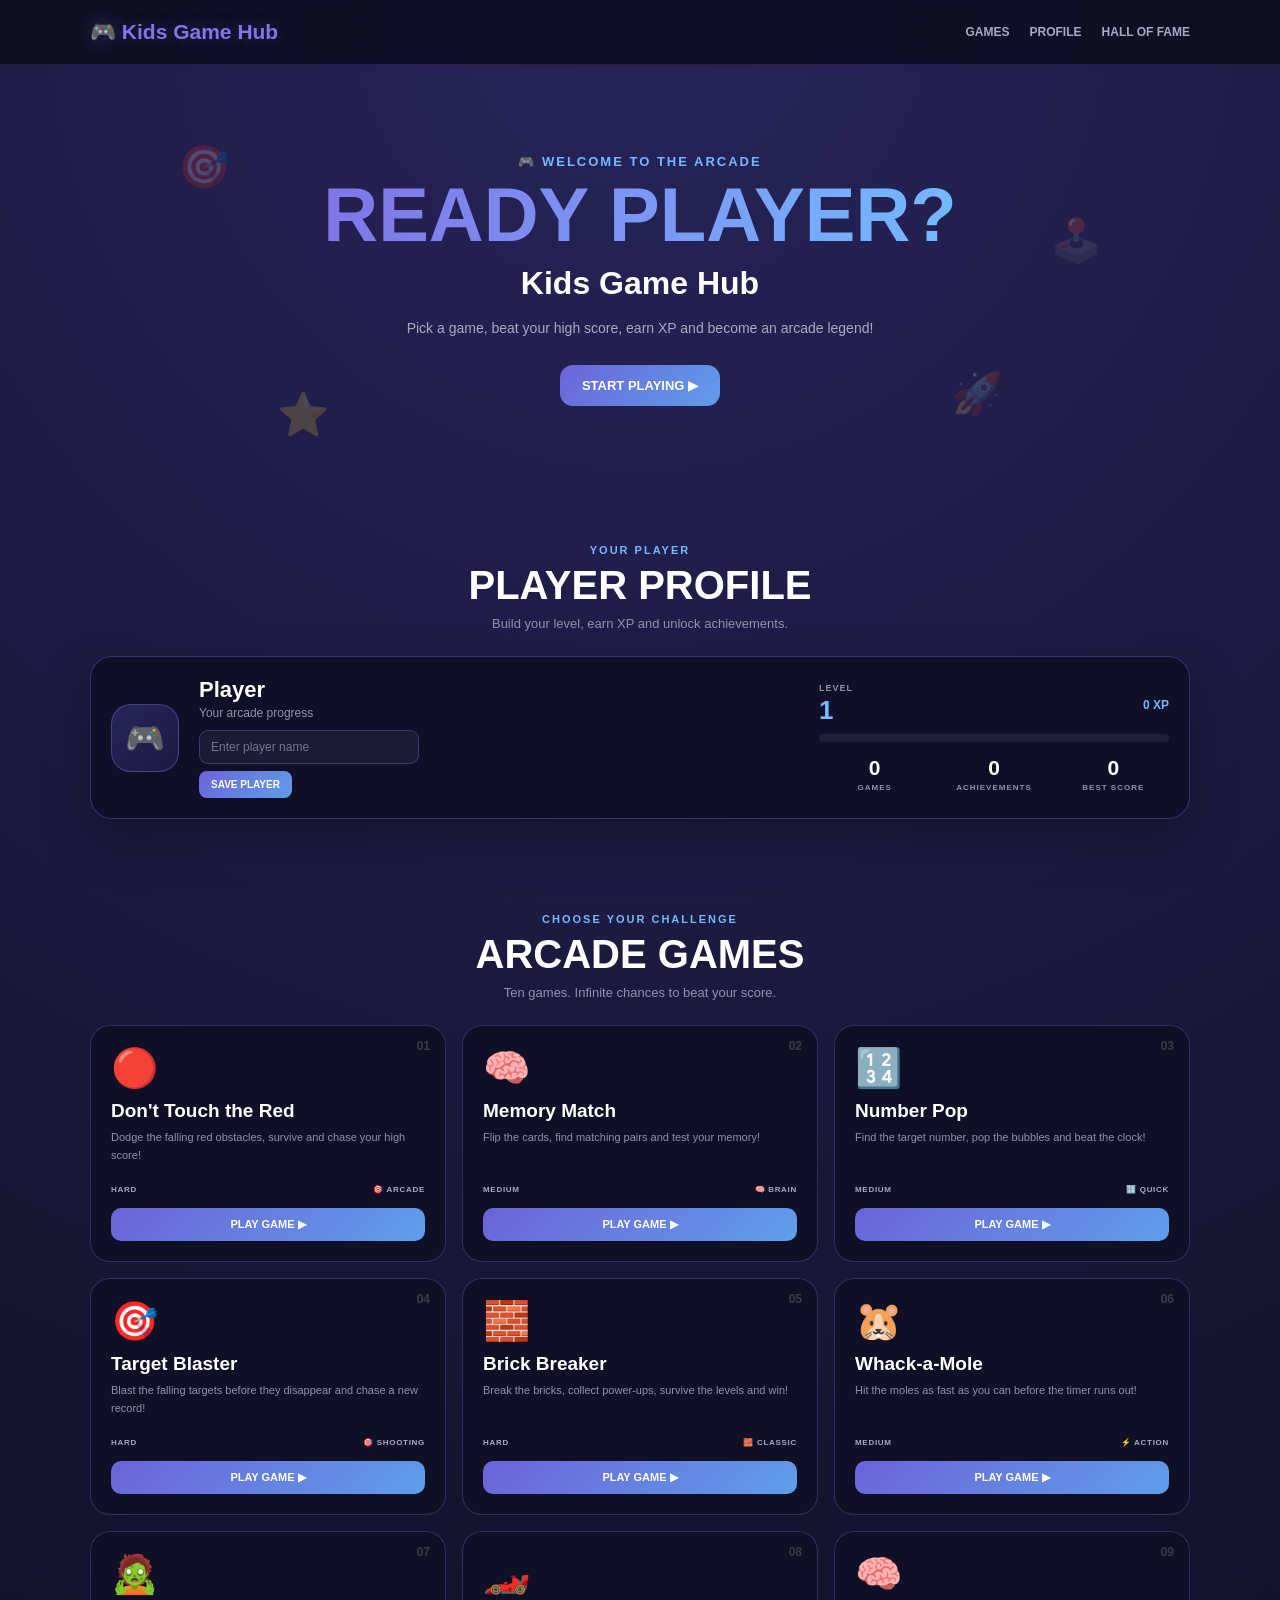
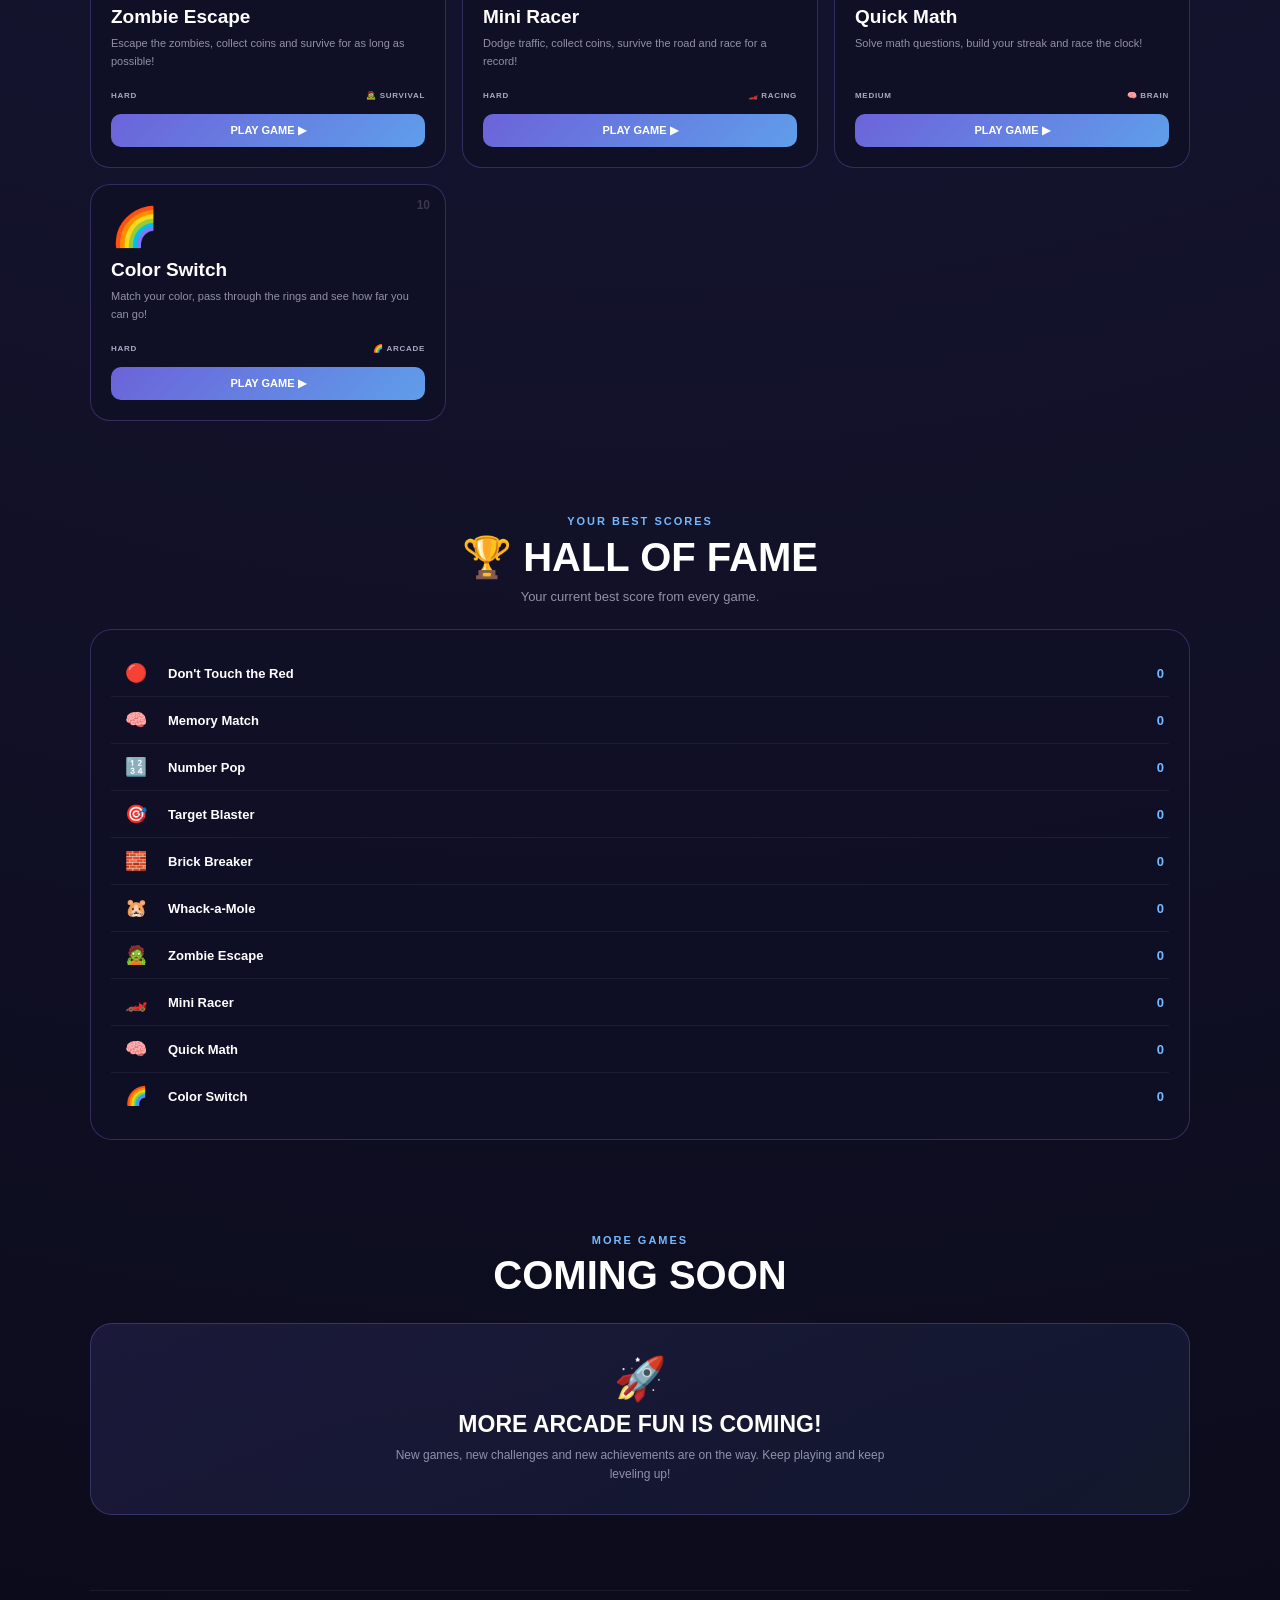
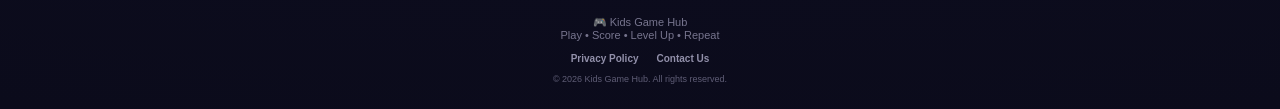
<file: index.html>
<!doctype html>
<html lang="en">
  <head>
    <meta charset="UTF-8" />
    <meta name="viewport" content="width=device-width, initial-scale=1.0" />

    <title>Kids Game Hub 🎮</title>

    <style>
      * {
        box-sizing: border-box;
        margin: 0;
        padding: 0;
      }

      html {
        scroll-behavior: smooth;
      }

      body {
        min-height: 100vh;
        font-family: Arial, sans-serif;
        color: white;
        background: radial-gradient(
          circle at top,
          #27245a 0%,
          #15142f 45%,
          #0b0b1b 100%
        );
      }

      a {
        color: inherit;
      }

      .navbar {
        position: sticky;
        top: 0;
        z-index: 100;
        background: rgba(11, 11, 27, 0.82);
        backdrop-filter: blur(12px);
        border-bottom: 1px solid rgba(129, 117, 232, 0.16);
      }

      .nav-inner {
        width: min(1100px, 92%);
        margin: auto;
        min-height: 64px;
        display: flex;
        align-items: center;
        justify-content: space-between;
        gap: 20px;
      }

      .logo {
        color: #8175e8;
        text-decoration: none;
        font-size: 21px;
        font-weight: 900;
        text-shadow: 0 0 18px rgba(129, 117, 232, 0.35);
      }

      .nav-links {
        display: flex;
        align-items: center;
        gap: 20px;
      }

      .nav-links a {
        color: #aaa8c5;
        text-decoration: none;
        font-size: 12px;
        font-weight: 800;
        transition: 0.2s ease;
      }

      .nav-links a:hover {
        color: white;
      }

      .hero {
        position: relative;
        width: min(1100px, 92%);
        min-height: 430px;
        margin: auto;
        display: flex;
        align-items: center;
        justify-content: center;
        text-align: center;
        overflow: hidden;
      }

      .hero-content {
        position: relative;
        z-index: 2;
      }

      .hero-label {
        color: #74b9ff;
        font-size: 13px;
        font-weight: 900;
        letter-spacing: 2px;
        margin-bottom: 10px;
      }

      .hero h1 {
        font-size: clamp(42px, 8vw, 76px);
        line-height: 0.95;
        font-weight: 900;
        background: linear-gradient(90deg, #8175e8, #74b9ff);
        -webkit-background-clip: text;
        -webkit-text-fill-color: transparent;
      }

      .hero h2 {
        margin-top: 14px;
        font-size: clamp(20px, 4vw, 32px);
        font-weight: 900;
      }

      .hero p {
        max-width: 560px;
        margin: 15px auto 0;
        color: #aaa8c5;
        font-size: 14px;
        line-height: 1.7;
      }

      .hero-button {
        display: inline-block;
        margin-top: 24px;
        padding: 13px 22px;
        border-radius: 13px;
        text-decoration: none;
        font-size: 13px;
        font-weight: 900;
        background: linear-gradient(135deg, #6c63d9, #5f9eea);
        transition: 0.2s ease;
      }

      .hero-button:hover {
        transform: translateY(-3px);
      }

      .floating-emoji {
        position: absolute;
        opacity: 0.2;
        font-size: 42px;
        animation: floatEmoji 5s ease-in-out infinite;
      }

      .emoji-1 {
        top: 18%;
        left: 8%;
      }

      .emoji-2 {
        top: 35%;
        right: 8%;
        animation-delay: 1s;
      }

      .emoji-3 {
        bottom: 13%;
        left: 17%;
        animation-delay: 2s;
      }

      .emoji-4 {
        bottom: 18%;
        right: 17%;
        animation-delay: 3s;
      }

      @keyframes floatEmoji {
        0%,
        100% {
          transform: translateY(0) rotate(0deg);
        }

        50% {
          transform: translateY(-15px) rotate(6deg);
        }
      }

      .section {
        width: min(1100px, 92%);
        margin: 0 auto;
        padding: 45px 0;
      }

      .section-heading {
        text-align: center;
        margin-bottom: 25px;
      }

      .section-heading span {
        color: #74b9ff;
        font-size: 11px;
        font-weight: 900;
        letter-spacing: 2px;
      }

      .section-heading h2 {
        margin-top: 5px;
        font-size: clamp(27px, 5vw, 40px);
        font-weight: 900;
      }

      .section-heading p {
        margin-top: 8px;
        color: #9290aa;
        font-size: 13px;
      }

      /* PROFILE */

      .profile-card {
        display: grid;
        grid-template-columns: auto 1fr minmax(260px, 350px);
        align-items: center;
        gap: 20px;
        padding: 20px;
        border-radius: 22px;
        background: rgba(15, 15, 38, 0.94);
        border: 1px solid rgba(129, 117, 232, 0.35);
        box-shadow: 0 20px 50px rgba(0, 0, 0, 0.25);
      }

      .profile-avatar {
        width: 68px;
        height: 68px;
        display: flex;
        align-items: center;
        justify-content: center;
        border-radius: 20px;
        background: linear-gradient(135deg, #27245a, #1c1a42);
        border: 1px solid rgba(129, 117, 232, 0.4);
        font-size: 32px;
      }

      .profile-info h3 {
        font-size: 22px;
        font-weight: 900;
      }

      .profile-info p {
        margin-top: 3px;
        color: #9290aa;
        font-size: 12px;
      }

      .player-name-input {
        width: min(220px, 100%);
        margin-top: 10px;
        padding: 9px 11px;
        border-radius: 9px;
        border: 1px solid rgba(129, 117, 232, 0.35);
        outline: none;
        background: rgba(255, 255, 255, 0.05);
        color: white;
        font-size: 12px;
      }

      .player-name-input::placeholder {
        color: #77758e;
      }

      .save-player {
        margin-top: 7px;
        border: none;
        padding: 8px 12px;
        border-radius: 8px;
        color: white;
        background: linear-gradient(135deg, #6c63d9, #5f9eea);
        font-size: 10px;
        font-weight: 900;
        cursor: pointer;
      }

      .profile-progress {
        min-width: 260px;
      }

      .level-row {
        display: flex;
        justify-content: space-between;
        align-items: center;
        gap: 20px;
      }

      .profile-small-label {
        display: block;
        color: #9290aa;
        font-size: 9px;
        font-weight: 900;
        letter-spacing: 1px;
      }

      .level-row strong {
        display: block;
        margin-top: 2px;
        font-size: 26px;
        color: #74b9ff;
      }

      .xp-text {
        color: #74b9ff;
        font-size: 12px;
        font-weight: 900;
      }

      .xp-bar {
        width: 100%;
        height: 8px;
        margin-top: 8px;
        overflow: hidden;
        border-radius: 20px;
        background: rgba(255, 255, 255, 0.07);
      }

      .xp-bar-fill {
        width: 0%;
        height: 100%;
        border-radius: 20px;
        background: linear-gradient(90deg, #6c63d9, #74b9ff);
        transition: width 0.4s ease;
      }

      .profile-stats {
        display: grid;
        grid-template-columns: repeat(3, 1fr);
        gap: 8px;
        margin-top: 14px;
      }

      .profile-stat {
        text-align: center;
      }

      .profile-stat-value {
        font-size: 21px;
        font-weight: 900;
      }

      .profile-stat-label {
        margin-top: 3px;
        color: #9290aa;
        font-size: 8px;
        font-weight: 900;
        letter-spacing: 1px;
      }

      /* GAMES */

      .games-grid {
        display: grid;
        grid-template-columns: repeat(3, 1fr);
        gap: 16px;
      }

      .game-card {
        position: relative;
        padding: 20px;
        border-radius: 20px;
        background: rgba(15, 15, 38, 0.94);
        border: 1px solid rgba(129, 117, 232, 0.3);
        transition: 0.25s ease;
        overflow: hidden;
      }

      .game-card:hover {
        transform: translateY(-5px);
        border-color: rgba(129, 117, 232, 0.65);
        box-shadow: 0 18px 40px rgba(0, 0, 0, 0.3);
      }

      .game-number {
        position: absolute;
        top: 13px;
        right: 15px;
        color: rgba(255, 255, 255, 0.18);
        font-size: 12px;
        font-weight: 900;
      }

      .game-icon {
        font-size: 38px;
        margin-bottom: 10px;
      }

      .game-card h3 {
        font-size: 19px;
        font-weight: 900;
      }

      .game-card p {
        min-height: 42px;
        margin-top: 7px;
        color: #9290aa;
        font-size: 11px;
        line-height: 1.6;
      }

      .game-meta {
        display: flex;
        align-items: center;
        justify-content: space-between;
        gap: 8px;
        margin-top: 14px;
      }

      .difficulty,
      .game-type {
        color: #aaa8c5;
        font-size: 8px;
        font-weight: 900;
        letter-spacing: 0.7px;
      }

      .game-button {
        display: block;
        margin-top: 14px;
        padding: 10px;
        text-align: center;
        text-decoration: none;
        border-radius: 10px;
        color: white;
        background: linear-gradient(135deg, #6c63d9, #5f9eea);
        font-size: 11px;
        font-weight: 900;
        transition: 0.2s ease;
      }

      .game-button:hover {
        transform: translateY(-2px);
      }

      /* HALL OF FAME */

      .hall-card {
        padding: 20px;
        border-radius: 22px;
        background: rgba(15, 15, 38, 0.94);
        border: 1px solid rgba(129, 117, 232, 0.3);
      }

      .hall-row {
        display: grid;
        grid-template-columns: 40px 1fr 100px;
        align-items: center;
        gap: 12px;
        padding: 12px 5px;
        border-bottom: 1px solid rgba(255, 255, 255, 0.06);
      }

      .hall-row:last-child {
        border-bottom: none;
      }

      .hall-rank {
        font-size: 18px;
        text-align: center;
      }

      .hall-name {
        font-size: 13px;
        font-weight: 900;
      }

      .hall-score {
        text-align: right;
        color: #74b9ff;
        font-size: 13px;
        font-weight: 900;
      }

      /* COMING SOON */

      .coming-card {
        padding: 30px 20px;
        text-align: center;
        border-radius: 22px;
        background: linear-gradient(
          135deg,
          rgba(108, 99, 217, 0.14),
          rgba(95, 158, 234, 0.08)
        );
        border: 1px solid rgba(129, 117, 232, 0.3);
      }

      .coming-icon {
        font-size: 42px;
      }

      .coming-card h3 {
        margin-top: 8px;
        font-size: 23px;
      }

      .coming-card p {
        max-width: 500px;
        margin: 8px auto 0;
        color: #9290aa;
        font-size: 12px;
        line-height: 1.6;
      }

      /* FOOTER */

      footer {
        width: min(1100px, 92%);
        margin: 30px auto 0;
        padding: 25px 0;
        text-align: center;
        color: #77758e;
        font-size: 11px;
        border-top: 1px solid rgba(255, 255, 255, 0.06);
      }
      /* FOOTER LINKS */

      .footer-links {
        display: flex;
        justify-content: center;
        align-items: center;
        gap: 18px;
        margin-top: 12px;
        flex-wrap: wrap;
      }

      .footer-links a {
        color: #9290aa;
        text-decoration: none;
        font-size: 10px;
        font-weight: 800;
        transition: 0.2s ease;
      }

      .footer-links a:hover {
        color: #74b9ff;
      }

      .footer-copy {
        margin-top: 10px;
        color: #5f5d76;
        font-size: 9px;
      }

      @media (max-width: 850px) {
        .games-grid {
          grid-template-columns: repeat(2, 1fr);
        }

        .profile-card {
          grid-template-columns: auto 1fr;
        }

        .profile-progress {
          grid-column: 1 / -1;
          min-width: 0;
        }
      }

      @media (max-width: 600px) {
        .nav-inner {
          min-height: 58px;
        }

        .nav-links {
          gap: 10px;
        }

        .nav-links a {
          font-size: 10px;
        }

        .hero {
          min-height: 380px;
        }

        .games-grid {
          grid-template-columns: 1fr;
        }

        .profile-card {
          grid-template-columns: auto 1fr;
          padding: 15px;
        }

        .profile-progress {
          grid-column: 1 / -1;
          margin-top: 5px;
        }

        .profile-avatar {
          width: 55px;
          height: 55px;
          font-size: 26px;
        }

        .hall-row {
          grid-template-columns: 35px 1fr 80px;
        }

        .section {
          padding: 35px 0;
        }
      }
    </style>
  </head>

  <body>
    <!-- NAVBAR -->

    <nav class="navbar">
      <div class="nav-inner">
        <a href="index.html" class="logo"> 🎮 Kids Game Hub </a>

        <div class="nav-links">
          <a href="#games">GAMES</a>
          <a href="#profile">PROFILE</a>
          <a href="#hall">HALL OF FAME</a>
        </div>
      </div>
    </nav>

    <!-- HERO -->

    <header class="hero">
      <div class="floating-emoji emoji-1">🎯</div>

      <div class="floating-emoji emoji-2">🕹️</div>

      <div class="floating-emoji emoji-3">⭐</div>

      <div class="floating-emoji emoji-4">🚀</div>

      <div class="hero-content">
        <div class="hero-label">🎮 WELCOME TO THE ARCADE</div>

        <h1>READY PLAYER?</h1>

        <h2>Kids Game Hub</h2>

        <p>
          Pick a game, beat your high score, earn XP and become an arcade
          legend!
        </p>

        <a href="#games" class="hero-button"> START PLAYING ▶ </a>
      </div>
    </header>

    <!-- PLAYER PROFILE -->

    <section class="section" id="profile">
      <div class="section-heading">
        <span> YOUR PLAYER </span>

        <h2>PLAYER PROFILE</h2>

        <p>Build your level, earn XP and unlock achievements.</p>
      </div>

      <div class="profile-card">
        <div class="profile-avatar">🎮</div>

        <div class="profile-info">
          <h3 id="playerDisplayName">Player</h3>

          <p>Your arcade progress</p>

          <input
            id="playerNameInput"
            class="player-name-input"
            type="text"
            maxlength="20"
            placeholder="Enter player name"
          />

          <br />

          <button id="savePlayerBtn" class="save-player">SAVE PLAYER</button>
        </div>

        <div class="profile-progress">
          <div class="level-row">
            <div>
              <span class="profile-small-label"> LEVEL </span>

              <strong id="playerLevel"> 1 </strong>
            </div>

            <div class="xp-text">
              <span id="playerXP"> 0 </span>

              XP
            </div>
          </div>

          <div class="xp-bar">
            <div id="xpBarFill" class="xp-bar-fill"></div>
          </div>

          <div class="profile-stats">
            <div class="profile-stat">
              <div id="gamesPlayed" class="profile-stat-value">0</div>

              <div class="profile-stat-label">GAMES</div>
            </div>

            <div class="profile-stat">
              <div id="achievementCount" class="profile-stat-value">0</div>

              <div class="profile-stat-label">ACHIEVEMENTS</div>
            </div>

            <div class="profile-stat">
              <div id="totalScore" class="profile-stat-value">0</div>

              <div class="profile-stat-label">BEST SCORE</div>
            </div>
          </div>
        </div>
      </div>
    </section>

    <!-- GAMES -->

    <section class="section" id="games">
      <div class="section-heading">
        <span> CHOOSE YOUR CHALLENGE </span>

        <h2>ARCADE GAMES</h2>

        <p>Ten games. Infinite chances to beat your score.</p>
      </div>

      <div class="games-grid">
        <!-- GAME 01 -->

        <div class="game-card">
          <div class="game-number">01</div>

          <div class="game-icon">🔴</div>

          <h3>Don't Touch the Red</h3>

          <p>
            Dodge the falling red obstacles, survive and chase your high score!
          </p>

          <div class="game-meta">
            <span class="difficulty"> HARD </span>

            <span class="game-type"> 🎯 ARCADE </span>
          </div>

          <a href="games/dont-touch-red.html" class="game-button">
            PLAY GAME ▶
          </a>
        </div>

        <!-- GAME 02 -->

        <div class="game-card">
          <div class="game-number">02</div>

          <div class="game-icon">🧠</div>

          <h3>Memory Match</h3>

          <p>Flip the cards, find matching pairs and test your memory!</p>

          <div class="game-meta">
            <span class="difficulty"> MEDIUM </span>

            <span class="game-type"> 🧠 BRAIN </span>
          </div>

          <a href="games/memory-match.html" class="game-button">
            PLAY GAME ▶
          </a>
        </div>

        <!-- GAME 03 -->

        <div class="game-card">
          <div class="game-number">03</div>

          <div class="game-icon">🔢</div>

          <h3>Number Pop</h3>

          <p>Find the target number, pop the bubbles and beat the clock!</p>

          <div class="game-meta">
            <span class="difficulty"> MEDIUM </span>

            <span class="game-type"> 🔢 QUICK </span>
          </div>

          <a href="games/number-pop.html" class="game-button"> PLAY GAME ▶ </a>
        </div>

        <!-- GAME 04 -->

        <div class="game-card">
          <div class="game-number">04</div>

          <div class="game-icon">🎯</div>

          <h3>Target Blaster</h3>

          <p>
            Blast the falling targets before they disappear and chase a new
            record!
          </p>

          <div class="game-meta">
            <span class="difficulty"> HARD </span>

            <span class="game-type"> 🎯 SHOOTING </span>
          </div>

          <a href="games/shooting.html" class="game-button"> PLAY GAME ▶ </a>
        </div>

        <!-- GAME 05 -->

        <div class="game-card">
          <div class="game-number">05</div>

          <div class="game-icon">🧱</div>

          <h3>Brick Breaker</h3>

          <p>
            Break the bricks, collect power-ups, survive the levels and win!
          </p>

          <div class="game-meta">
            <span class="difficulty"> HARD </span>

            <span class="game-type"> 🧱 CLASSIC </span>
          </div>

          <a href="games/brick-breaker.html" class="game-button">
            PLAY GAME ▶
          </a>
        </div>

        <!-- GAME 06 -->

        <div class="game-card">
          <div class="game-number">06</div>

          <div class="game-icon">🐹</div>

          <h3>Whack-a-Mole</h3>

          <p>Hit the moles as fast as you can before the timer runs out!</p>

          <div class="game-meta">
            <span class="difficulty"> MEDIUM </span>

            <span class="game-type"> ⚡ ACTION </span>
          </div>

          <a href="games/whack-a-mole.html" class="game-button">
            PLAY GAME ▶
          </a>
        </div>

        <!-- GAME 07 -->

        <div class="game-card">
          <div class="game-number">07</div>

          <div class="game-icon">🧟</div>

          <h3>Zombie Escape</h3>

          <p>
            Escape the zombies, collect coins and survive for as long as
            possible!
          </p>

          <div class="game-meta">
            <span class="difficulty"> HARD </span>

            <span class="game-type"> 🧟 SURVIVAL </span>
          </div>

          <a href="games/zombie-escape.html" class="game-button">
            PLAY GAME ▶
          </a>
        </div>

        <!-- GAME 08 -->

        <div class="game-card">
          <div class="game-number">08</div>

          <div class="game-icon">🏎️</div>

          <h3>Mini Racer</h3>

          <p>
            Dodge traffic, collect coins, survive the road and race for a
            record!
          </p>

          <div class="game-meta">
            <span class="difficulty"> HARD </span>

            <span class="game-type"> 🏎️ RACING </span>
          </div>

          <a href="games/mini-racer.html" class="game-button"> PLAY GAME ▶ </a>
        </div>

        <!-- GAME 09 -->

        <div class="game-card">
          <div class="game-number">09</div>

          <div class="game-icon">🧠</div>

          <h3>Quick Math</h3>

          <p>Solve math questions, build your streak and race the clock!</p>

          <div class="game-meta">
            <span class="difficulty"> MEDIUM </span>

            <span class="game-type"> 🧠 BRAIN </span>
          </div>

          <a href="games/quick-math.html" class="game-button"> PLAY GAME ▶ </a>
        </div>

        <!-- GAME 10 -->

        <div class="game-card">
          <div class="game-number">10</div>

          <div class="game-icon">🌈</div>

          <h3>Color Switch</h3>

          <p>
            Match your color, pass through the rings and see how far you can go!
          </p>

          <div class="game-meta">
            <span class="difficulty"> HARD </span>

            <span class="game-type"> 🌈 ARCADE </span>
          </div>

          <a href="games/color-switch.html" class="game-button">
            PLAY GAME ▶
          </a>
        </div>

        <!-- GAME 11 -->

        <!-- <div class="game-card">
          <div class="game-number">11</div>

          <div class="game-icon">🏙️</div>

          <h3>City Runner</h3>

          <p>
            Explore the city, drive cars, collect cash and complete missions!
          </p>

          <div class="game-meta">
            <span class="difficulty"> HARD </span>

            <span class="game-type"> 🏙️ OPEN WORLD </span>
          </div>

          <a href="games/city-runner.html" class="game-button"> PLAY GAME ▶ </a>
        </div> -->
      </div>
    </section>

    <!-- HALL OF FAME -->

    <section class="section" id="hall">
      <div class="section-heading">
        <span> YOUR BEST SCORES </span>

        <h2>🏆 HALL OF FAME</h2>

        <p>Your current best score from every game.</p>
      </div>

      <div class="hall-card">
        <div class="hall-row">
          <div class="hall-rank">🔴</div>

          <div class="hall-name">Don't Touch the Red</div>

          <div id="dontTouchRedBest" class="hall-score">0</div>
        </div>

        <div class="hall-row">
          <div class="hall-rank">🧠</div>

          <div class="hall-name">Memory Match</div>

          <div id="memoryMatchBest" class="hall-score">0</div>
        </div>

        <div class="hall-row">
          <div class="hall-rank">🔢</div>

          <div class="hall-name">Number Pop</div>

          <div id="numberPopBest" class="hall-score">0</div>
        </div>

        <div class="hall-row">
          <div class="hall-rank">🎯</div>

          <div class="hall-name">Target Blaster</div>

          <div id="shootingBest" class="hall-score">0</div>
        </div>

        <div class="hall-row">
          <div class="hall-rank">🧱</div>

          <div class="hall-name">Brick Breaker</div>

          <div id="brickBreakerBest" class="hall-score">0</div>
        </div>

        <div class="hall-row">
          <div class="hall-rank">🐹</div>

          <div class="hall-name">Whack-a-Mole</div>

          <div id="whackAMoleBest" class="hall-score">0</div>
        </div>

        <div class="hall-row">
          <div class="hall-rank">🧟</div>

          <div class="hall-name">Zombie Escape</div>

          <div id="zombieEscapeBest" class="hall-score">0</div>
        </div>

        <div class="hall-row">
          <div class="hall-rank">🏎️</div>

          <div class="hall-name">Mini Racer</div>

          <div id="miniRacerBest" class="hall-score">0</div>
        </div>

        <div class="hall-row">
          <div class="hall-rank">🧠</div>

          <div class="hall-name">Quick Math</div>

          <div id="quickMathBest" class="hall-score">0</div>
        </div>

        <div class="hall-row">
          <div class="hall-rank">🌈</div>

          <div class="hall-name">Color Switch</div>

          <div id="colorSwitchBest" class="hall-score">0</div>
        </div>

        <!-- <div class="hall-row">
          <div class="hall-rank">🏙️</div>

          <div class="hall-name">City Runner</div>

          <div id="cityRunnerBest" class="hall-score">0</div>
        </div> -->
      </div>
    </section>

    <!-- COMING SOON -->

    <section class="section">
      <div class="section-heading">
        <span> MORE GAMES </span>

        <h2>COMING SOON</h2>
      </div>

      <div class="coming-card">
        <div class="coming-icon">🚀</div>

        <h3>MORE ARCADE FUN IS COMING!</h3>

        <p>
          New games, new challenges and new achievements are on the way. Keep
          playing and keep leveling up!
        </p>
      </div>
    </section>

    <!-- FOOTER -->

    <footer>
      🎮 Kids Game Hub
      <br />
      <span> Play • Score • Level Up • Repeat </span>
      <div class="footer-links">
        <a href="privacy.html">Privacy Policy</a>
        <a href="contact.html">Contact Us</a>
      </div>

      <div class="footer-copy">© 2026 Kids Game Hub. All rights reserved.</div>
    </footer>

    <script>
      /*
      ========================================
      PLAYER PROFILE
      ========================================
    */

      const playerNameInput = document.getElementById("playerNameInput");

      const savePlayerBtn = document.getElementById("savePlayerBtn");

      const playerDisplayName = document.getElementById("playerDisplayName");

      const playerLevel = document.getElementById("playerLevel");

      const playerXP = document.getElementById("playerXP");

      const xpBarFill = document.getElementById("xpBarFill");

      const achievementCount = document.getElementById("achievementCount");

      const totalScore = document.getElementById("totalScore");

      const gamesPlayedElement = document.getElementById("gamesPlayed");

      /*
      ========================================
      PLAYER NAME
      ========================================
    */

      function loadPlayer() {
        const savedName = localStorage.getItem("kidsGamePlayerName");

        if (savedName) {
          playerDisplayName.textContent = savedName;

          playerNameInput.value = savedName;
        }
      }

      savePlayerBtn.addEventListener("click", function () {
        const name = playerNameInput.value.trim();

        if (!name) {
          playerDisplayName.textContent = "Player";

          localStorage.removeItem("kidsGamePlayerName");

          return;
        }

        localStorage.setItem("kidsGamePlayerName", name);

        playerDisplayName.textContent = name;
      });

      /*
      ========================================
      XP / LEVEL
      ========================================
    */

      function getXP() {
        return Number(localStorage.getItem("kidsGameXP")) || 0;
      }

      function getLevel(xp) {
        return Math.floor(xp / 100) + 1;
      }

      function updateProgress() {
        const xp = getXP();

        const level = getLevel(xp);

        const xpInsideLevel = xp % 100;

        playerLevel.textContent = level;

        playerXP.textContent = xp;

        xpBarFill.style.width = xpInsideLevel + "%";
      }

      /*
      ========================================
      GAME SCORES
      ========================================
    */

      const gameScoreKeys = [
        "dontTouchRedBest",

        "memoryMatchBest",

        "numberPopBest",

        "shootingBest",

        "brickBreakerBest",

        "whackAMoleBest",

        "zombieEscapeBest",

        "miniRacerBest",

        "quickMathBest",

        "colorSwitchBest",

        "cityRunnerBest",
      ];

      function loadScores() {
        gameScoreKeys.forEach(function (key) {
          const element = document.getElementById(key);

          if (!element) {
            return;
          }

          const score = Number(localStorage.getItem(key)) || 0;

          element.textContent = score;
        });
      }

      /*
      ========================================
      REAL GAMES PLAYED
      ========================================
    */

      function updateGamesPlayed() {
        const gamesPlayed =
          Number(localStorage.getItem("kidsGamesPlayed")) || 0;

        gamesPlayedElement.textContent = gamesPlayed;
      }

      /*
      ========================================
      REAL ACHIEVEMENTS
      ========================================
    */

      function updateAchievements() {
        let achievements = [];

        try {
          achievements =
            JSON.parse(localStorage.getItem("kidsAchievements")) || [];
        } catch (error) {
          achievements = [];
        }

        achievementCount.textContent = achievements.length;
      }

      /*
      ========================================
      TOTAL BEST SCORE
      ========================================
    */

      function updateTotalScore() {
        let total = 0;

        gameScoreKeys.forEach(function (key) {
          total += Number(localStorage.getItem(key)) || 0;
        });

        totalScore.textContent = total;
      }

      /*
      ========================================
      INITIAL LOAD
      ========================================
    */

      loadPlayer();

      loadScores();

      updateProgress();

      updateGamesPlayed();

      updateTotalScore();

      updateAchievements();

      /*
      ========================================
      LIVE UPDATE
      ========================================
    */

      window.addEventListener("storage", function () {
        loadPlayer();

        loadScores();

        updateProgress();

        updateGamesPlayed();

        updateTotalScore();

        updateAchievements();
      });
    </script>
    <!-- Cloudflare Web Analytics -->
    <script
      type="module"
      src="https://static.cloudflareinsights.com/beacon.min.js"
      data-cf-beacon='{"token": "0e547bbffdcf487f88f5bf8765261747"}'
    ></script>
    <!-- End Cloudflare Web Analytics -->
  </body>
</html>
</file>
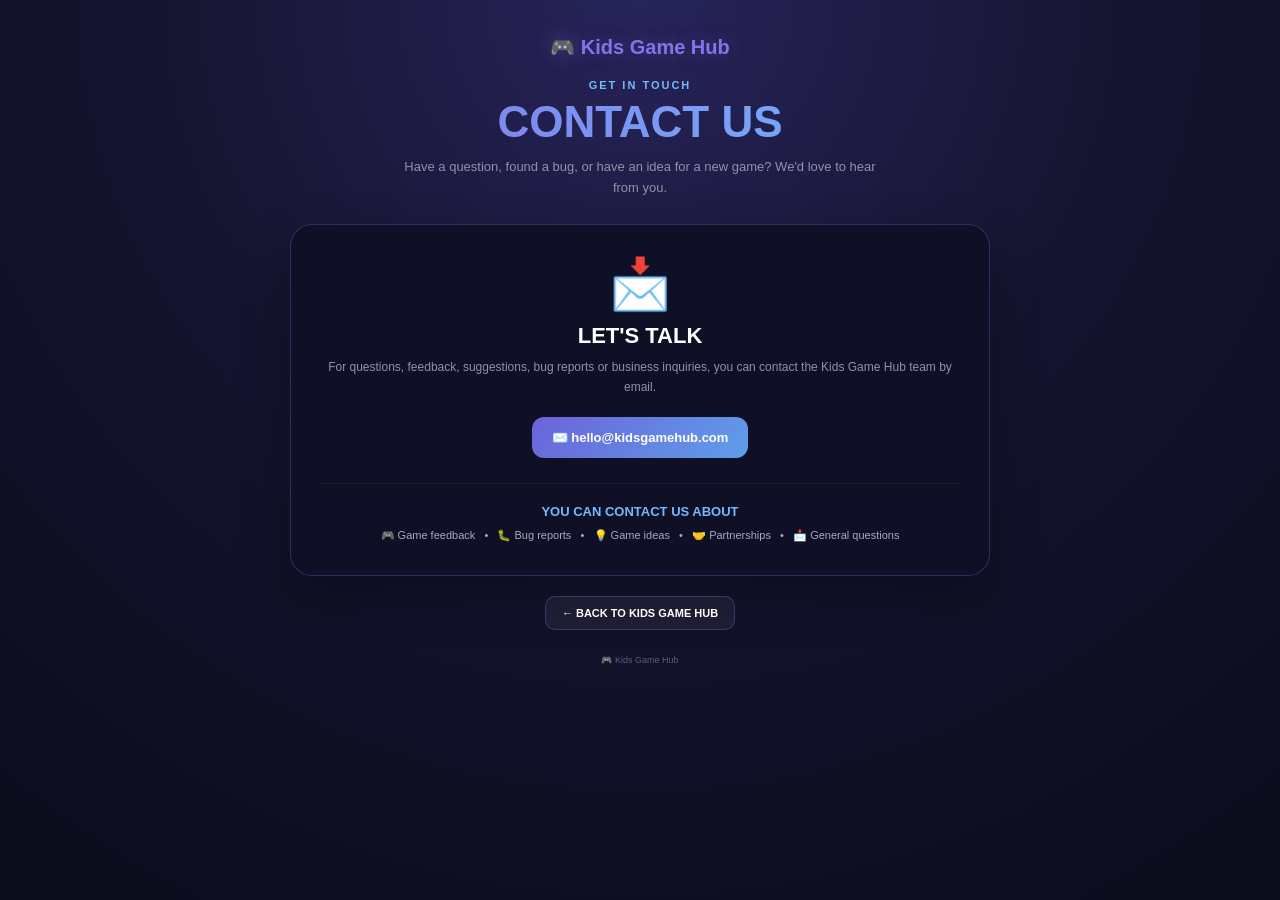
<file: contact.html>
<!doctype html>
<html lang="en">
  <head>
    <meta charset="UTF-8" />
    <meta name="viewport" content="width=device-width, initial-scale=1.0" />

    <title>Contact Us | Kids Game Hub</title>

    <style>
      * {
        box-sizing: border-box;
        margin: 0;
        padding: 0;
      }

      body {
        min-height: 100vh;
        font-family: Arial, sans-serif;
        color: white;
        background: radial-gradient(
          circle at top,
          #27245a 0%,
          #15142f 45%,
          #0b0b1b 100%
        );
      }

      .page {
        width: min(700px, 92%);
        margin: auto;
        padding: 35px 0 50px;
      }

      .top {
        text-align: center;
        margin-bottom: 25px;
      }

      .logo {
        display: inline-block;
        color: #8175e8;
        text-decoration: none;
        font-size: 20px;
        font-weight: 900;
        text-shadow: 0 0 18px rgba(129, 117, 232, 0.35);
        margin-bottom: 20px;
      }

      .label {
        color: #74b9ff;
        font-size: 11px;
        font-weight: 900;
        letter-spacing: 2px;
      }

      h1 {
        margin-top: 6px;
        font-size: clamp(30px, 6vw, 44px);
        font-weight: 900;
        background: linear-gradient(90deg, #8175e8, #74b9ff);
        -webkit-background-clip: text;
        -webkit-text-fill-color: transparent;
      }

      .subtitle {
        max-width: 500px;
        margin: 10px auto 0;
        color: #9290aa;
        font-size: 13px;
        line-height: 1.6;
      }

      .contact-card {
        padding: 30px;
        text-align: center;
        border-radius: 22px;
        background: rgba(15, 15, 38, 0.94);
        border: 1px solid rgba(129, 117, 232, 0.3);
        box-shadow: 0 20px 50px rgba(0, 0, 0, 0.3);
      }

      .contact-icon {
        font-size: 50px;
        margin-bottom: 10px;
      }

      .contact-card h2 {
        font-size: 22px;
        font-weight: 900;
      }

      .contact-card p {
        margin-top: 8px;
        color: #9290aa;
        font-size: 12px;
        line-height: 1.7;
      }

      .email-box {
        display: inline-block;
        margin-top: 20px;
        padding: 13px 20px;
        border-radius: 12px;
        color: white;
        text-decoration: none;
        background: linear-gradient(135deg, #6c63d9, #5f9eea);
        font-size: 13px;
        font-weight: 900;
        transition: 0.2s ease;
      }

      .email-box:hover {
        transform: translateY(-2px);
      }

      .topics {
        margin-top: 25px;
        padding-top: 20px;
        border-top: 1px solid rgba(255, 255, 255, 0.06);
      }

      .topics h3 {
        color: #74b9ff;
        font-size: 13px;
        font-weight: 900;
      }

      .topics p {
        margin-top: 7px;
        color: #aaa8c5;
        font-size: 11px;
        line-height: 1.7;
      }

      .back {
        display: block;
        width: fit-content;
        margin: 20px auto 0;
        padding: 10px 16px;
        border-radius: 10px;
        color: white;
        text-decoration: none;
        background: rgba(255, 255, 255, 0.05);
        border: 1px solid rgba(129, 117, 232, 0.3);
        font-size: 11px;
        font-weight: 900;
        transition: 0.2s ease;
      }

      .back:hover {
        transform: translateY(-2px);
        background: rgba(129, 117, 232, 0.15);
      }

      footer {
        margin-top: 25px;
        text-align: center;
        color: #5f5d76;
        font-size: 9px;
      }

      @media (max-width: 600px) {
        .page {
          padding-top: 25px;
        }

        .contact-card {
          padding: 25px 18px;
        }
      }
    </style>
  </head>

  <body>
    <main class="page">
      <div class="top">
        <a href="index.html" class="logo">🎮 Kids Game Hub</a>

        <div class="label">GET IN TOUCH</div>

        <h1>CONTACT US</h1>

        <p class="subtitle">
          Have a question, found a bug, or have an idea for a new game? We'd
          love to hear from you.
        </p>
      </div>

      <div class="contact-card">
        <div class="contact-icon">📩</div>

        <h2>LET'S TALK</h2>

        <p>
          For questions, feedback, suggestions, bug reports or business
          inquiries, you can contact the Kids Game Hub team by email.
        </p>

        <a href="mailto:hello@kidsgamehub.com" class="email-box">
          ✉️ hello@kidsgamehub.com
        </a>

        <div class="topics">
          <h3>YOU CAN CONTACT US ABOUT</h3>

          <p>
            🎮 Game feedback &nbsp; • &nbsp; 🐛 Bug reports &nbsp; • &nbsp; 💡
            Game ideas &nbsp; • &nbsp; 🤝 Partnerships &nbsp; • &nbsp; 📩
            General questions
          </p>
        </div>
      </div>

      <a href="index.html" class="back"> ← BACK TO KIDS GAME HUB </a>

      <footer>🎮 Kids Game Hub</footer>
    </main>
  </body>
</html>
</file>
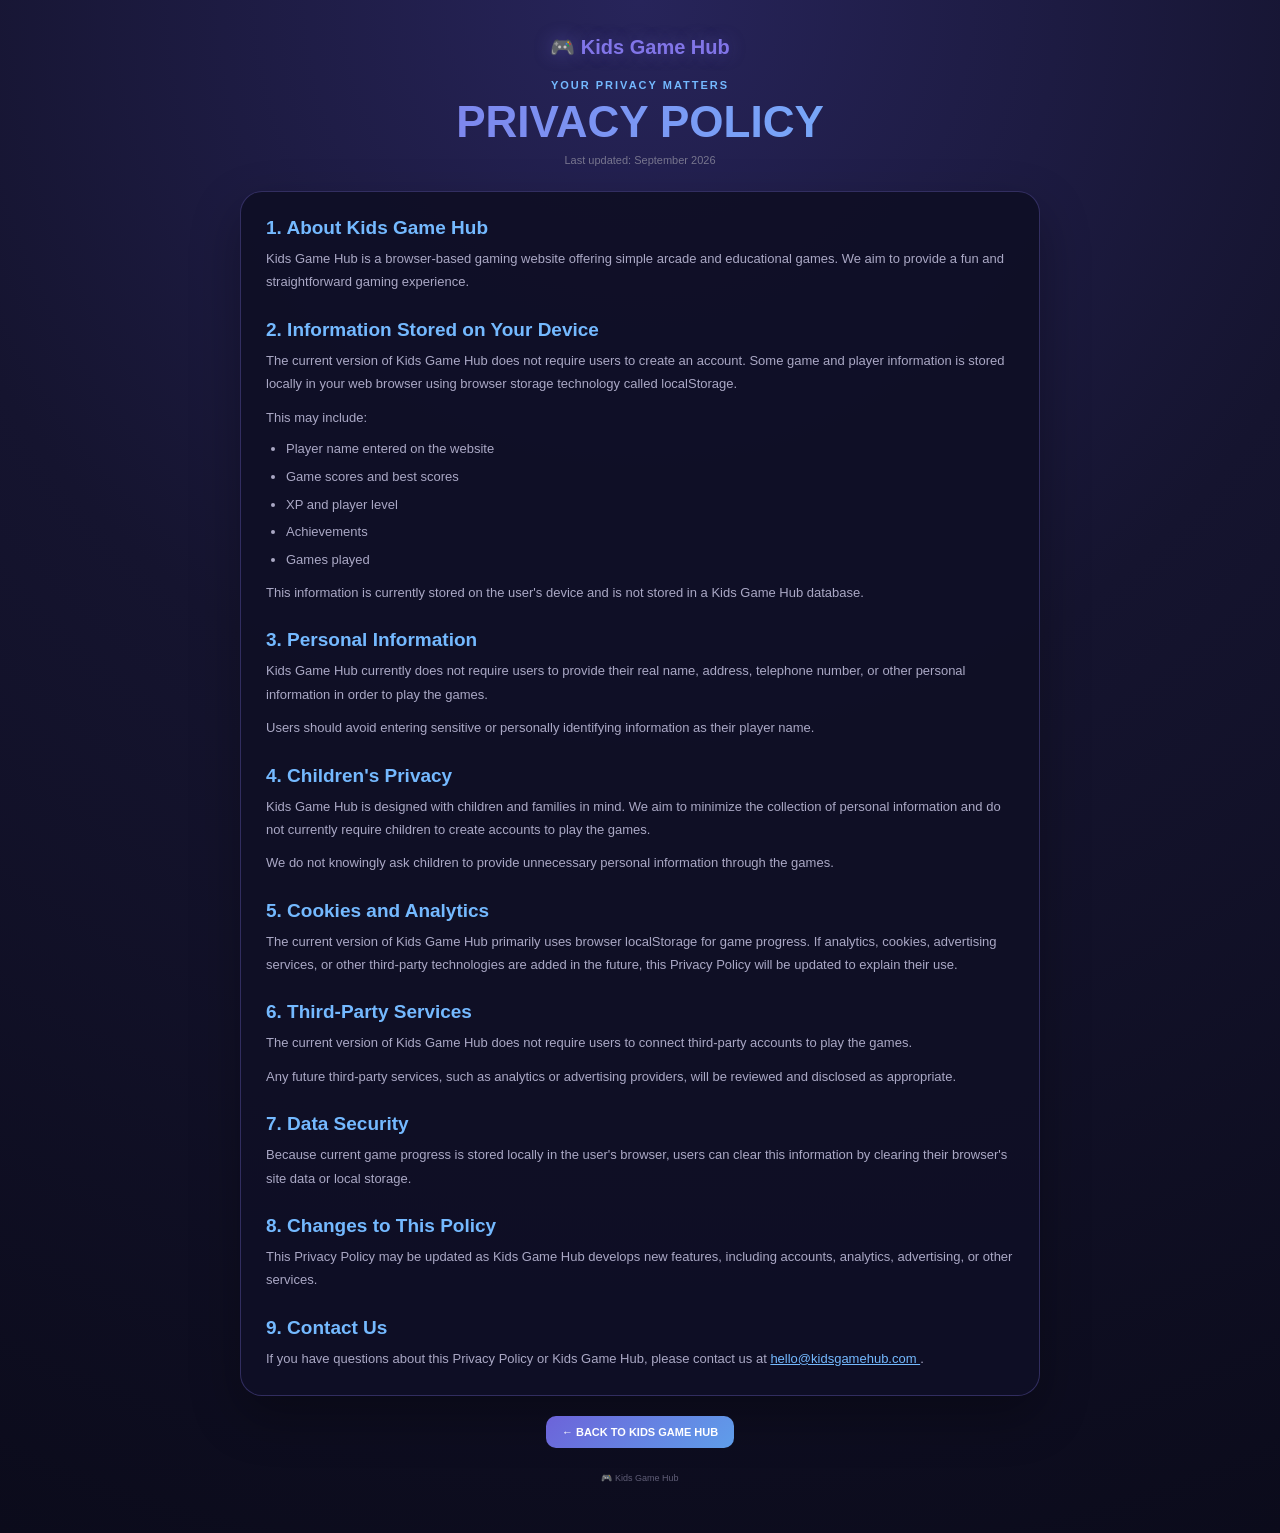
<file: privacy.html>
<!doctype html>
<html lang="en">
  <head>
    <meta charset="UTF-8" />
    <meta name="viewport" content="width=device-width, initial-scale=1.0" />

    <title>Privacy Policy | Kids Game Hub</title>

    <style>
      * {
        box-sizing: border-box;
        margin: 0;
        padding: 0;
      }

      body {
        min-height: 100vh;
        font-family: Arial, sans-serif;
        color: white;
        background: radial-gradient(
          circle at top,
          #27245a 0%,
          #15142f 45%,
          #0b0b1b 100%
        );
      }

      .page {
        width: min(800px, 92%);
        margin: auto;
        padding: 35px 0 50px;
      }

      .top {
        text-align: center;
        margin-bottom: 25px;
      }

      .logo {
        display: inline-block;
        color: #8175e8;
        text-decoration: none;
        font-size: 20px;
        font-weight: 900;
        text-shadow: 0 0 18px rgba(129, 117, 232, 0.35);
        margin-bottom: 20px;
      }

      .label {
        color: #74b9ff;
        font-size: 11px;
        font-weight: 900;
        letter-spacing: 2px;
      }

      h1 {
        margin-top: 6px;
        font-size: clamp(30px, 6vw, 44px);
        font-weight: 900;
        background: linear-gradient(90deg, #8175e8, #74b9ff);
        -webkit-background-clip: text;
        -webkit-text-fill-color: transparent;
      }

      .updated {
        margin-top: 7px;
        color: #77758e;
        font-size: 11px;
      }

      .content {
        padding: 25px;
        border-radius: 22px;
        background: rgba(15, 15, 38, 0.94);
        border: 1px solid rgba(129, 117, 232, 0.3);
        box-shadow: 0 20px 50px rgba(0, 0, 0, 0.3);
      }

      section + section {
        margin-top: 25px;
      }

      h2 {
        color: #74b9ff;
        font-size: 19px;
        font-weight: 900;
        margin-bottom: 8px;
      }

      p {
        color: #aaa8c5;
        font-size: 13px;
        line-height: 1.8;
      }

      ul {
        margin: 10px 0 0 20px;
        color: #aaa8c5;
      }

      li {
        margin-bottom: 7px;
        font-size: 13px;
        line-height: 1.6;
      }

      a {
        color: #74b9ff;
      }

      .back {
        display: block;
        width: fit-content;
        margin: 20px auto 0;
        padding: 10px 16px;
        border-radius: 10px;
        color: white;
        text-decoration: none;
        background: linear-gradient(135deg, #6c63d9, #5f9eea);
        font-size: 11px;
        font-weight: 900;
        transition: 0.2s ease;
      }

      .back:hover {
        transform: translateY(-2px);
      }

      footer {
        margin-top: 25px;
        text-align: center;
        color: #5f5d76;
        font-size: 9px;
      }

      @media (max-width: 600px) {
        .page {
          padding-top: 25px;
        }

        .content {
          padding: 20px;
        }

        h2 {
          font-size: 17px;
        }

        p,
        li {
          font-size: 12px;
        }
      }
    </style>
  </head>

  <body>
    <main class="page">
      <div class="top">
        <a href="index.html" class="logo">🎮 Kids Game Hub</a>

        <div class="label">YOUR PRIVACY MATTERS</div>

        <h1>PRIVACY POLICY</h1>

        <div class="updated">Last updated: September 2026</div>
      </div>

      <div class="content">
        <section>
          <h2>1. About Kids Game Hub</h2>

          <p>
            Kids Game Hub is a browser-based gaming website offering simple
            arcade and educational games. We aim to provide a fun and
            straightforward gaming experience.
          </p>
        </section>

        <section>
          <h2>2. Information Stored on Your Device</h2>

          <p>
            The current version of Kids Game Hub does not require users to
            create an account. Some game and player information is stored
            locally in your web browser using browser storage technology called
            localStorage.
          </p>

          <p style="margin-top: 10px">This may include:</p>

          <ul>
            <li>Player name entered on the website</li>
            <li>Game scores and best scores</li>
            <li>XP and player level</li>
            <li>Achievements</li>
            <li>Games played</li>
          </ul>

          <p style="margin-top: 10px">
            This information is currently stored on the user's device and is not
            stored in a Kids Game Hub database.
          </p>
        </section>

        <section>
          <h2>3. Personal Information</h2>

          <p>
            Kids Game Hub currently does not require users to provide their real
            name, address, telephone number, or other personal information in
            order to play the games.
          </p>

          <p style="margin-top: 10px">
            Users should avoid entering sensitive or personally identifying
            information as their player name.
          </p>
        </section>

        <section>
          <h2>4. Children's Privacy</h2>

          <p>
            Kids Game Hub is designed with children and families in mind. We aim
            to minimize the collection of personal information and do not
            currently require children to create accounts to play the games.
          </p>

          <p style="margin-top: 10px">
            We do not knowingly ask children to provide unnecessary personal
            information through the games.
          </p>
        </section>

        <section>
          <h2>5. Cookies and Analytics</h2>

          <p>
            The current version of Kids Game Hub primarily uses browser
            localStorage for game progress. If analytics, cookies, advertising
            services, or other third-party technologies are added in the future,
            this Privacy Policy will be updated to explain their use.
          </p>
        </section>

        <section>
          <h2>6. Third-Party Services</h2>

          <p>
            The current version of Kids Game Hub does not require users to
            connect third-party accounts to play the games.
          </p>

          <p style="margin-top: 10px">
            Any future third-party services, such as analytics or advertising
            providers, will be reviewed and disclosed as appropriate.
          </p>
        </section>

        <section>
          <h2>7. Data Security</h2>

          <p>
            Because current game progress is stored locally in the user's
            browser, users can clear this information by clearing their
            browser's site data or local storage.
          </p>
        </section>

        <section>
          <h2>8. Changes to This Policy</h2>

          <p>
            This Privacy Policy may be updated as Kids Game Hub develops new
            features, including accounts, analytics, advertising, or other
            services.
          </p>
        </section>

        <section>
          <h2>9. Contact Us</h2>

          <p>
            If you have questions about this Privacy Policy or Kids Game Hub,
            please contact us at
            <a href="mailto:hello@kidsgamehub.com"> hello@kidsgamehub.com </a>.
          </p>
        </section>
      </div>

      <a href="index.html" class="back"> ← BACK TO KIDS GAME HUB </a>

      <footer>🎮 Kids Game Hub</footer>
    </main>
  </body>
</html>
</file>
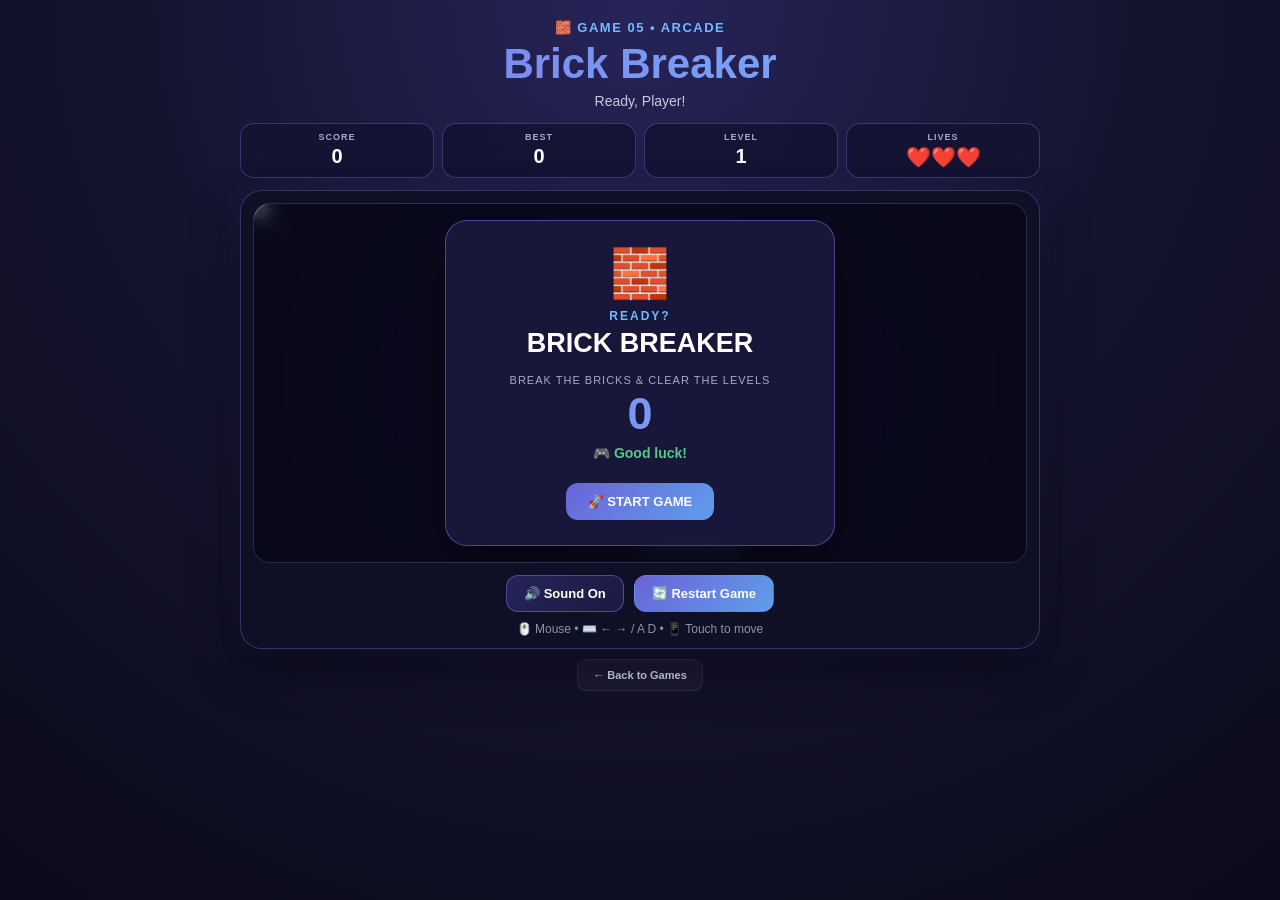
<file: games/brick-breaker.html>
<!doctype html>
<html lang="en">
  <head>
    <meta charset="UTF-8" />
    <meta name="viewport" content="width=device-width, initial-scale=1.0" />

    <title>Brick Breaker | Kids Game Hub</title>

    <style>
      * {
        box-sizing: border-box;
        margin: 0;
        padding: 0;
      }

      body {
        min-height: 100vh;
        font-family: Arial, sans-serif;
        color: white;
        background: radial-gradient(
          circle at top,
          #27245a 0%,
          #15142f 45%,
          #0b0b1b 100%
        );
      }

      .page {
        width: min(800px, 92%);
        margin: auto;
        padding: 20px 0 25px;
      }

      .top {
        text-align: center;
        margin-bottom: 14px;
      }

      .game-label {
        color: #74b9ff;
        font-size: 13px;
        font-weight: bold;
        letter-spacing: 1.5px;
        margin-bottom: 5px;
      }

      h1 {
        font-size: clamp(28px, 5vw, 42px);
        font-weight: 900;
        background: linear-gradient(90deg, #8175e8, #74b9ff);
        -webkit-background-clip: text;
        -webkit-text-fill-color: transparent;
      }

      .greeting {
        margin-top: 5px;
        color: #c9c7df;
        font-size: 14px;
      }

      .hud {
        display: grid;
        grid-template-columns: repeat(4, 1fr);
        gap: 8px;
        margin-bottom: 12px;
      }

      .hud-box {
        background: rgba(20, 19, 50, 0.9);
        border: 1px solid rgba(129, 117, 232, 0.35);
        border-radius: 14px;
        padding: 8px;
        text-align: center;
      }

      .hud-label {
        color: #aaa8c5;
        font-size: 9px;
        font-weight: bold;
        letter-spacing: 1px;
      }

      .hud-value {
        margin-top: 3px;
        font-size: 20px;
        font-weight: 900;
      }

      .game-card {
        position: relative;
        background: rgba(15, 15, 38, 0.94);
        border: 1px solid rgba(129, 117, 232, 0.35);
        border-radius: 22px;
        padding: 12px;
        box-shadow:
          0 20px 50px rgba(0, 0, 0, 0.35),
          0 0 30px rgba(108, 99, 217, 0.08);
      }

      #gameArea {
        position: relative;
        height: 360px;
        overflow: hidden;
        border-radius: 17px;
        background: radial-gradient(
          circle at center,
          #222052 0%,
          #12112d 60%,
          #0b0b1b 100%
        );
        border: 1px solid rgba(116, 185, 255, 0.2);
        touch-action: none;
      }

      /* BRICKS */

      .brick {
        position: absolute;
        height: 23px;
        border-radius: 6px;
        border: 1px solid rgba(255, 255, 255, 0.35);
        transition:
          opacity 0.12s,
          transform 0.12s;
        box-shadow: 0 3px 8px rgba(0, 0, 0, 0.2);
      }

      .brick.hit {
        transform: scale(0.88);
        opacity: 0.7;
      }

      .brick.normal {
        background: linear-gradient(135deg, #6c63d9, #8175e8);
      }

      .brick.strong {
        background: linear-gradient(135deg, #ff8a65, #ff5252);
      }

      .brick.bonus {
        background: linear-gradient(135deg, #55c88a, #38b878);
      }

      /* PADDLE */

      #paddle {
        position: absolute;
        bottom: 17px;
        left: 50%;
        width: 100px;
        height: 14px;
        border-radius: 10px;
        background: linear-gradient(90deg, #6c63d9, #74b9ff);
        box-shadow:
          0 0 15px rgba(116, 185, 255, 0.65),
          0 0 28px rgba(108, 99, 217, 0.3);
      }

      /* BALL */

      #ball {
        position: absolute;
        width: 15px;
        height: 15px;
        border-radius: 50%;
        background: white;
        box-shadow:
          0 0 10px white,
          0 0 22px rgba(116, 185, 255, 0.9);
      }

      /* POWER UP */

      .powerup {
        position: absolute;
        width: 28px;
        height: 28px;
        border-radius: 50%;
        display: flex;
        align-items: center;
        justify-content: center;
        font-size: 14px;
        font-weight: bold;
        z-index: 8;
        box-shadow: 0 0 15px rgba(255, 255, 255, 0.4);
      }

      .power-wide {
        background: #74b9ff;
      }

      .power-multi {
        background: #55c88a;
      }

      .power-slow {
        background: #8175e8;
      }

      /* PARTICLES */

      .particle {
        position: absolute;
        width: 5px;
        height: 5px;
        border-radius: 50%;
        pointer-events: none;
        z-index: 10;
      }

      /* CONTROLS */

      .controls {
        display: flex;
        justify-content: center;
        align-items: center;
        gap: 10px;
        flex-wrap: wrap;
        margin-top: 12px;
      }

      .control-button {
        border: 1px solid rgba(129, 117, 232, 0.5);
        background: linear-gradient(135deg, #27245a, #1c1a42);
        color: white;
        padding: 10px 17px;
        border-radius: 12px;
        font-size: 13px;
        font-weight: 800;
        cursor: pointer;
        transition: 0.2s ease;
      }

      .control-button:hover {
        transform: translateY(-2px);
        border-color: #8175e8;
      }

      .restart-button {
        background: linear-gradient(135deg, #6c63d9, #5f9eea);
        border-color: transparent;
      }

      .instructions {
        text-align: center;
        color: #9290aa;
        font-size: 12px;
        margin-top: 10px;
      }

      /* OVERLAY */

      .overlay {
        position: absolute;
        inset: 0;
        z-index: 20;
        display: flex;
        justify-content: center;
        align-items: center;
        padding: 20px;
        background: rgba(8, 8, 25, 0.78);
        backdrop-filter: blur(8px);
      }

      .overlay.hidden {
        display: none;
      }

      .overlay-box {
        width: min(390px, 90%);
        padding: 25px 20px;
        text-align: center;
        border-radius: 22px;
        background: rgba(25, 23, 59, 0.97);
        border: 1px solid rgba(129, 117, 232, 0.5);
        box-shadow: 0 20px 60px rgba(0, 0, 0, 0.5);
      }

      .trophy {
        font-size: 48px;
        margin-bottom: 7px;
      }

      .overlay-small {
        color: #74b9ff;
        font-size: 12px;
        font-weight: bold;
        letter-spacing: 2px;
      }

      .overlay-box h2 {
        margin-top: 5px;
        font-size: 27px;
      }

      .final-score-label {
        color: #aaa8c5;
        font-size: 11px;
        margin-top: 15px;
        letter-spacing: 1px;
      }

      .final-score {
        font-size: 45px;
        font-weight: 900;
        margin-top: 2px;
        background: linear-gradient(90deg, #8175e8, #74b9ff);
        -webkit-background-clip: text;
        -webkit-text-fill-color: transparent;
      }

      .record-message {
        color: #55c88a;
        font-size: 14px;
        font-weight: bold;
        margin-top: 5px;
        min-height: 20px;
      }

      .overlay-button {
        margin-top: 18px;
        border: none;
        padding: 11px 22px;
        border-radius: 12px;
        color: white;
        font-size: 13px;
        font-weight: 900;
        cursor: pointer;
        background: linear-gradient(135deg, #6c63d9, #5f9eea);
      }

      .back-to-games {
        display: block;
        width: fit-content;
        margin: 10px auto 0;
        padding: 9px 15px;
        border-radius: 9px;
        color: #cfcdf4;
        text-decoration: none;
        font-size: 11px;
        font-weight: 800;
        background: rgba(255, 255, 255, 0.04);
        border: 1px solid rgba(255, 255, 255, 0.07);
        transition: 0.2s ease;
      }

      .back-to-games:hover {
        color: white;
        background: rgba(129, 117, 232, 0.18);
        border-color: rgba(129, 117, 232, 0.4);
        transform: translateY(-2px);
      }

      @media (max-width: 600px) {
        .page {
          padding: 15px 0 20px;
        }

        #gameArea {
          height: 330px;
        }

        .hud {
          gap: 5px;
        }

        .hud-box {
          padding: 7px 4px;
        }

        .hud-value {
          font-size: 17px;
        }

        .control-button {
          padding: 9px 13px;
          font-size: 12px;
        }
      }
    </style>
  </head>

  <body>
    <div class="page">
      <div class="top">
        <div class="game-label">🧱 GAME 05 • ARCADE</div>

        <h1>Brick Breaker</h1>

        <div id="greeting" class="greeting">Ready, Player!</div>
      </div>

      <div class="hud">
        <div class="hud-box">
          <div class="hud-label">SCORE</div>
          <div id="score" class="hud-value">0</div>
        </div>

        <div class="hud-box">
          <div class="hud-label">BEST</div>
          <div id="bestScore" class="hud-value">0</div>
        </div>

        <div class="hud-box">
          <div class="hud-label">LEVEL</div>
          <div id="level" class="hud-value">1</div>
        </div>

        <div class="hud-box">
          <div class="hud-label">LIVES</div>
          <div id="lives" class="hud-value">❤️❤️❤️</div>
        </div>
      </div>

      <div class="game-card">
        <div id="gameArea">
          <div id="paddle"></div>

          <div id="ball"></div>

          <div class="overlay" id="overlay">
            <div class="overlay-box">
              <div id="overlayTrophy" class="trophy">🧱</div>

              <div id="overlaySmall" class="overlay-small">READY?</div>

              <h2 id="overlayTitle">BRICK BREAKER</h2>

              <div class="final-score-label">
                BREAK THE BRICKS & CLEAR THE LEVELS
              </div>

              <div id="finalScore" class="final-score">0</div>

              <div id="recordMessage" class="record-message">🎮 Good luck!</div>

              <button id="overlayButton" class="overlay-button">
                🚀 START GAME
              </button>
            </div>
          </div>
        </div>

        <div class="controls">
          <button id="soundBtn" class="control-button">🔊 Sound On</button>

          <button id="restartBtn" class="control-button restart-button">
            🔄 Restart Game
          </button>
        </div>

        <div class="instructions">
          🖱️ Mouse • ⌨️ ← → / A D • 📱 Touch to move
        </div>
      </div>

      <a href="../index.html#games" class="back-to-games"> ← Back to Games </a>
    </div>

    <script>
      const gameArea = document.getElementById("gameArea");

      const paddle = document.getElementById("paddle");

      const ball = document.getElementById("ball");

      const scoreElement = document.getElementById("score");

      const bestScoreElement = document.getElementById("bestScore");

      const levelElement = document.getElementById("level");

      const livesElement = document.getElementById("lives");

      const overlay = document.getElementById("overlay");

      const overlayTrophy = document.getElementById("overlayTrophy");

      const overlaySmall = document.getElementById("overlaySmall");

      const overlayTitle = document.getElementById("overlayTitle");

      const finalScore = document.getElementById("finalScore");

      const recordMessage = document.getElementById("recordMessage");

      const overlayButton = document.getElementById("overlayButton");

      const soundBtn = document.getElementById("soundBtn");

      const restartBtn = document.getElementById("restartBtn");

      const greeting = document.getElementById("greeting");

      /* PLAYER */

      const playerName = localStorage.getItem("kidsGamePlayerName");

      if (playerName) {
        greeting.textContent = "👋 Ready, " + playerName + "?";
      }

      /* VARIABLES */

      let score = 0;

      let bestScore = Number(localStorage.getItem("brickBreakerBest")) || 0;

      let level = 1;

      let lives = 3;

      let gameRunning = false;

      let animationFrame = null;

      let bricks = [];

      let powerUps = [];

      let particles = [];

      let ballX = 0;

      let ballY = 0;

      let ballDX = 3;

      let ballDY = -3.2;

      let paddleX = 0;

      let paddleWidth = 100;

      let soundOn = true;

      let audioContext = null;

      let wideTimer = null;

      let slowTimer = null;

      let progressionAwarded = false;

      bestScoreElement.textContent = bestScore;

      /* PROGRESSION */

      function getPlayerXP() {
        return Number(localStorage.getItem("kidsGameXP")) || 0;
      }

      function addPlayerXP(amount) {
        const currentXP = getPlayerXP();

        const newXP = currentXP + amount;

        localStorage.setItem("kidsGameXP", newXP);

        return newXP;
      }

      function getGamesPlayed() {
        return Number(localStorage.getItem("kidsGamesPlayed")) || 0;
      }

      function incrementGamesPlayed() {
        const gamesPlayed = getGamesPlayed() + 1;

        localStorage.setItem("kidsGamesPlayed", gamesPlayed);

        return gamesPlayed;
      }

      function getAchievements() {
        try {
          return JSON.parse(localStorage.getItem("kidsAchievements")) || [];
        } catch (error) {
          return [];
        }
      }

      function saveAchievements(achievements) {
        localStorage.setItem("kidsAchievements", JSON.stringify(achievements));
      }

      function unlockAchievement(achievementId) {
        const achievements = getAchievements();

        if (achievements.includes(achievementId)) {
          return false;
        }

        achievements.push(achievementId);

        saveAchievements(achievements);

        return true;
      }

      function awardProgression(finalGameScore, won) {
        if (progressionAwarded) {
          return;
        }

        progressionAwarded = true;

        const xpEarned = 10 + Math.min(finalGameScore, 50);

        addPlayerXP(xpEarned);

        incrementGamesPlayed();

        const newAchievements = [];

        if (unlockAchievement("brick_breaker_first")) {
          newAchievements.push("🧱 Brick Starter!");
        }

        if (finalGameScore >= 25 && unlockAchievement("brick_breaker_25")) {
          newAchievements.push("⭐ Brick Breaker!");
        }

        if (finalGameScore >= 50 && unlockAchievement("brick_breaker_50")) {
          newAchievements.push("🔥 Brick Master!");
        }

        if (won && unlockAchievement("brick_breaker_win")) {
          newAchievements.push("🏆 Level Legend!");
        }

        let message = "⭐ +" + xpEarned + " XP";

        if (newAchievements.length > 0) {
          message += " • " + newAchievements[0];
        }

        recordMessage.textContent = message;
      }

      /* SOUND */

      function playSound(frequency, duration, type = "sine", volume = 0.06) {
        if (!soundOn) return;

        try {
          if (!audioContext) {
            audioContext = new (
              window.AudioContext || window.webkitAudioContext
            )();
          }

          if (audioContext.state === "suspended") {
            audioContext.resume();
          }

          const oscillator = audioContext.createOscillator();

          const gain = audioContext.createGain();

          oscillator.type = type;

          oscillator.frequency.value = frequency;

          gain.gain.setValueAtTime(volume, audioContext.currentTime);

          gain.gain.exponentialRampToValueAtTime(
            0.001,
            audioContext.currentTime + duration,
          );

          oscillator.connect(gain);

          gain.connect(audioContext.destination);

          oscillator.start();

          oscillator.stop(audioContext.currentTime + duration);
        } catch (e) {}
      }

      soundBtn.addEventListener("click", function () {
        soundOn = !soundOn;

        soundBtn.textContent = soundOn ? "🔊 Sound On" : "🔇 Sound Off";

        if (soundOn) {
          playSound(650, 0.1);
        }
      });

      /* PADDLE */

      function movePaddle(x) {
        const width = gameArea.clientWidth;

        paddleX = Math.max(
          0,
          Math.min(width - paddleWidth, x - paddleWidth / 2),
        );

        paddle.style.left = paddleX + "px";
      }

      gameArea.addEventListener("mousemove", function (event) {
        if (!gameRunning) return;

        const rect = gameArea.getBoundingClientRect();

        movePaddle(event.clientX - rect.left);
      });

      gameArea.addEventListener(
        "touchmove",
        function (event) {
          if (!gameRunning) return;

          event.preventDefault();

          const touch = event.touches[0];

          const rect = gameArea.getBoundingClientRect();

          movePaddle(touch.clientX - rect.left);
        },
        {
          passive: false,
        },
      );

      document.addEventListener("keydown", function (event) {
        if (!gameRunning) return;

        if (event.key === "ArrowLeft" || event.key.toLowerCase() === "a") {
          event.preventDefault();

          movePaddle(paddleX - 45);
        }

        if (event.key === "ArrowRight" || event.key.toLowerCase() === "d") {
          event.preventDefault();

          movePaddle(paddleX + paddleWidth + 45);
        }
      });

      /* BRICKS */

      function createBricks() {
        document.querySelectorAll(".brick").forEach((brick) => brick.remove());

        bricks = [];

        const rows = Math.min(4 + level, 7);

        const columns = 8;

        const gap = 7;

        const brickHeight = 23;

        const areaWidth = gameArea.clientWidth;

        const brickWidth = (areaWidth - gap * (columns - 1) - 20) / columns;

        for (let row = 0; row < rows; row++) {
          for (let col = 0; col < columns; col++) {
            const brick = document.createElement("div");

            brick.className = "brick";

            const random = Math.random();

            let type = "normal";

            let hits = 1;

            if (random < 0.15 && level >= 2) {
              type = "bonus";
            } else if (random < 0.35 && level >= 2) {
              type = "strong";

              hits = 2;
            }

            brick.classList.add(type);

            const x = 10 + col * (brickWidth + gap);

            const y = 15 + row * (brickHeight + gap);

            brick.style.width = brickWidth + "px";

            brick.style.left = x + "px";

            brick.style.top = y + "px";

            gameArea.appendChild(brick);

            bricks.push({
              element: brick,
              x: x,
              y: y,
              width: brickWidth,
              height: brickHeight,
              type: type,
              hits: hits,
            });
          }
        }
      }

      /* BALL */

      function resetBall() {
        ballX = gameArea.clientWidth / 2 - 7.5;

        ballY = gameArea.clientHeight - 70;

        const direction = Math.random() > 0.5 ? 1 : -1;

        const speed = Math.min(3.2 + level * 0.25, 5.8);

        ballDX = speed * direction;

        ballDY = -speed;

        ball.style.left = ballX + "px";

        ball.style.top = ballY + "px";
      }

      /* LIVES */

      function updateLives() {
        livesElement.textContent = "❤️".repeat(lives) + "🖤".repeat(3 - lives);
      }

      /* PARTICLES */

      function createParticles(x, y) {
        for (let i = 0; i < 7; i++) {
          const particle = document.createElement("div");

          particle.className = "particle";

          particle.style.left = x + "px";

          particle.style.top = y + "px";

          particle.style.background = i % 2 === 0 ? "#74b9ff" : "#8175e8";

          gameArea.appendChild(particle);

          particles.push({
            element: particle,
            x: x,
            y: y,
            dx: (Math.random() - 0.5) * 5,
            dy: (Math.random() - 0.5) * 5,
            life: 25,
          });
        }
      }

      function updateParticles() {
        for (let i = particles.length - 1; i >= 0; i--) {
          const p = particles[i];

          p.x += p.dx;

          p.y += p.dy;

          p.dy += 0.12;

          p.life--;

          p.element.style.left = p.x + "px";

          p.element.style.top = p.y + "px";

          p.element.style.opacity = p.life / 25;

          if (p.life <= 0) {
            p.element.remove();

            particles.splice(i, 1);
          }
        }
      }

      /* POWER UPS */

      function createPowerUp(x, y) {
        const types = ["wide", "multi", "slow"];

        const type = types[Math.floor(Math.random() * types.length)];

        const power = document.createElement("div");

        power.className = "powerup power-" + type;

        power.textContent =
          type === "wide" ? "↔" : type === "multi" ? "●" : "S";

        power.style.left = x + "px";

        power.style.top = y + "px";

        gameArea.appendChild(power);

        powerUps.push({
          element: power,
          x: x,
          y: y,
          type: type,
        });
      }

      function activatePowerUp(type) {
        if (type === "wide") {
          paddleWidth = 155;

          paddle.style.width = paddleWidth + "px";

          clearTimeout(wideTimer);

          wideTimer = setTimeout(function () {
            paddleWidth = 100;

            paddle.style.width = "100px";
          }, 7000);
        }

        if (type === "slow") {
          ballDX *= 0.7;

          ballDY *= 0.7;

          clearTimeout(slowTimer);

          slowTimer = setTimeout(function () {
            ballDX *= 1.35;

            ballDY *= 1.35;
          }, 6000);
        }

        if (type === "multi") {
          score += 3;

          scoreElement.textContent = score;

          playSound(900, 0.15, "sine", 0.08);
        }
      }

      function updatePowerUps() {
        for (let i = powerUps.length - 1; i >= 0; i--) {
          const power = powerUps[i];

          power.y += 2.5;

          power.element.style.top = power.y + "px";

          const paddleY = gameArea.clientHeight - 17 - 14;

          if (
            power.y + 28 >= paddleY &&
            power.y <= paddleY + 14 &&
            power.x + 28 >= paddleX &&
            power.x <= paddleX + paddleWidth
          ) {
            activatePowerUp(power.type);

            power.element.remove();

            powerUps.splice(i, 1);

            continue;
          }

          if (power.y > gameArea.clientHeight) {
            power.element.remove();

            powerUps.splice(i, 1);
          }
        }
      }

      /* GAME LOOP */

      function gameLoop() {
        if (!gameRunning) return;

        const width = gameArea.clientWidth;

        const height = gameArea.clientHeight;

        ballX += ballDX;

        ballY += ballDY;

        /* WALL */

        if (ballX <= 0) {
          ballX = 0;

          ballDX = Math.abs(ballDX);

          playSound(300, 0.035, "square", 0.025);
        }

        if (ballX + 15 >= width) {
          ballX = width - 15;

          ballDX = -Math.abs(ballDX);

          playSound(300, 0.035, "square", 0.025);
        }

        /* TOP */

        if (ballY <= 0) {
          ballY = 0;

          ballDY = Math.abs(ballDY);

          playSound(350, 0.035, "square", 0.025);
        }

        /* PADDLE */

        const paddleY = height - 17 - 14;

        if (
          ballY + 15 >= paddleY &&
          ballY <= paddleY + 14 &&
          ballX + 15 >= paddleX &&
          ballX <= paddleX + paddleWidth &&
          ballDY > 0
        ) {
          ballY = paddleY - 15;

          ballDY = -Math.abs(ballDY);

          const paddleCenter = paddleX + paddleWidth / 2;

          const ballCenter = ballX + 7.5;

          const hitPosition = (ballCenter - paddleCenter) / (paddleWidth / 2);

          ballDX = hitPosition * 4.5;

          if (Math.abs(ballDX) < 1.3) {
            ballDX = ballDX < 0 ? -1.3 : 1.3;
          }

          playSound(500, 0.06, "sine", 0.05);
        }

        /* BRICKS */

        for (let i = bricks.length - 1; i >= 0; i--) {
          const brick = bricks[i];

          if (
            ballX + 15 > brick.x &&
            ballX < brick.x + brick.width &&
            ballY + 15 > brick.y &&
            ballY < brick.y + brick.height
          ) {
            const overlapLeft = ballX + 15 - brick.x;

            const overlapRight = brick.x + brick.width - ballX;

            const overlapTop = ballY + 15 - brick.y;

            const overlapBottom = brick.y + brick.height - ballY;

            const minHorizontal = Math.min(overlapLeft, overlapRight);

            const minVertical = Math.min(overlapTop, overlapBottom);

            if (minHorizontal < minVertical) {
              ballDX *= -1;
            } else {
              ballDY *= -1;
            }

            brick.hits--;

            if (brick.hits <= 0) {
              const points =
                brick.type === "bonus" ? 5 : brick.type === "strong" ? 2 : 1;

              score += points;

              scoreElement.textContent = score;

              createParticles(
                brick.x + brick.width / 2,
                brick.y + brick.height / 2,
              );

              if (brick.type === "bonus" && Math.random() < 0.6) {
                createPowerUp(brick.x + brick.width / 2 - 14, brick.y);
              }

              brick.element.remove();

              bricks.splice(i, 1);

              playSound(
                brick.type === "bonus" ? 1000 : 700,
                0.08,
                "sine",
                0.06,
              );
            } else {
              brick.element.classList.add("hit");

              setTimeout(() => {
                brick.element.classList.remove("hit");
              }, 120);

              playSound(420, 0.05, "square", 0.04);
            }

            break;
          }
        }

        /* BEST SCORE */

        if (score > bestScore) {
          bestScore = score;

          bestScoreElement.textContent = bestScore;
        }

        /* PARTICLES */

        updateParticles();

        updatePowerUps();

        /* LEVEL COMPLETE */

        if (bricks.length === 0) {
          level++;

          levelElement.textContent = level;

          playSound(900, 0.15, "sine", 0.08);

          if (level > 5) {
            endGame(true);

            return;
          }

          createBricks();

          resetBall();

          gameRunning = false;

          setTimeout(function () {
            if (!overlay.classList.contains("hidden")) {
              return;
            }

            gameRunning = true;

            gameLoop();
          }, 700);

          return;
        }

        /* BALL LOST */

        if (ballY > height) {
          lives--;

          updateLives();

          playSound(180, 0.18, "square", 0.07);

          if (lives <= 0) {
            endGame(false);

            return;
          }

          resetBall();

          gameRunning = false;

          setTimeout(function () {
            if (overlay.classList.contains("hidden")) {
              gameRunning = true;

              gameLoop();
            }
          }, 700);

          return;
        }

        ball.style.left = ballX + "px";

        ball.style.top = ballY + "px";

        animationFrame = requestAnimationFrame(gameLoop);
      }

      /* START */

      function startGame() {
        cancelAnimationFrame(animationFrame);

        document
          .querySelectorAll(".brick,.powerup,.particle")
          .forEach((element) => element.remove());

        bricks = [];

        powerUps = [];

        particles = [];

        score = 0;

        level = 1;

        lives = 3;

        gameRunning = true;

        progressionAwarded = false;

        paddleWidth = 100;

        paddle.style.width = "100px";

        scoreElement.textContent = "0";

        levelElement.textContent = "1";

        updateLives();

        bestScoreElement.textContent = bestScore;

        createBricks();

        paddleX = (gameArea.clientWidth - paddleWidth) / 2;

        paddle.style.left = paddleX + "px";

        resetBall();

        overlay.classList.add("hidden");

        playSound(550, 0.1);

        gameLoop();
      }

      /* END */

      function endGame(won) {
        if (!gameRunning) {
          return;
        }

        gameRunning = false;

        cancelAnimationFrame(animationFrame);

        const oldBest = Number(localStorage.getItem("brickBreakerBest")) || 0;

        const isNewRecord = score > oldBest;

        if (isNewRecord) {
          bestScore = score;

          localStorage.setItem("brickBreakerBest", score);
        } else {
          bestScore = oldBest;
        }

        bestScoreElement.textContent = bestScore;

        finalScore.textContent = score;

        /* AWARD PROGRESSION */

        awardProgression(score, won);

        if (won) {
          overlayTrophy.textContent = "🏆";

          overlaySmall.textContent = "YOU WIN!";

          overlayTitle.textContent = "BRICK MASTER!";

          if (isNewRecord) {
            recordMessage.textContent = "🎉 NEW HIGH SCORE!";
          }
        } else {
          overlayTrophy.textContent = "💥";

          overlaySmall.textContent = "GAME OVER";

          overlayTitle.textContent = "NICE TRY!";

          if (isNewRecord) {
            recordMessage.textContent = "🎉 NEW HIGH SCORE!";
          }
        }

        /*
          Keep the progression message
          when there is no new record.
        */

        if (isNewRecord) {
          const progression = "⭐ +" + (10 + Math.min(score, 50)) + " XP";

          recordMessage.textContent = "🎉 NEW HIGH SCORE! • " + progression;
        }

        overlayButton.textContent = "🚀 PLAY AGAIN";

        overlay.classList.remove("hidden");

        playSound(won ? 950 : 220, 0.3, won ? "sine" : "square", 0.08);
      }

      overlayButton.addEventListener("click", startGame);

      restartBtn.addEventListener("click", startGame);

      updateLives();
    </script>
  </body>
</html>
</file>
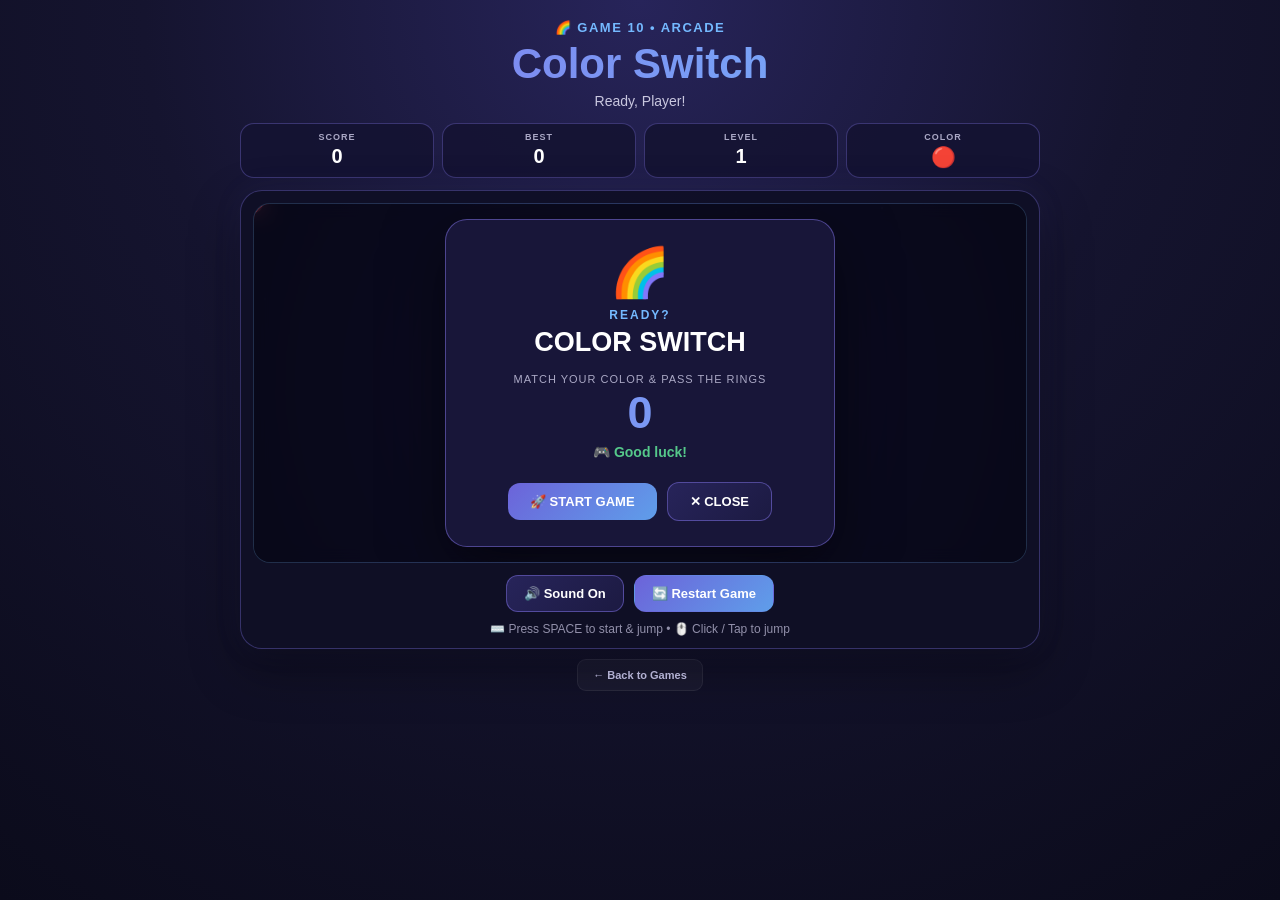
<file: games/color-switch.html>
<!doctype html>
<html lang="en">
  <head>
    <meta charset="UTF-8" />
    <meta name="viewport" content="width=device-width, initial-scale=1.0" />
    <title>Color Switch</title>

    <style>
      * {
        box-sizing: border-box;
        margin: 0;
        padding: 0;
      }

      body {
        min-height: 100vh;
        font-family: Arial, sans-serif;
        color: white;
        background: radial-gradient(
          circle at top,
          #27245a 0%,
          #15142f 45%,
          #0b0b1b 100%
        );
      }

      .page {
        width: min(800px, 92%);
        margin: auto;
        padding: 20px 0 25px;
      }

      .top {
        text-align: center;
        margin-bottom: 14px;
      }

      .game-label {
        color: #74b9ff;
        font-size: 13px;
        font-weight: bold;
        letter-spacing: 1.5px;
        margin-bottom: 5px;
      }

      h1 {
        font-size: clamp(28px, 5vw, 42px);
        font-weight: 900;
        background: linear-gradient(90deg, #8175e8, #74b9ff);
        -webkit-background-clip: text;
        -webkit-text-fill-color: transparent;
      }

      .greeting {
        margin-top: 5px;
        color: #c9c7df;
        font-size: 14px;
      }

      .hud {
        display: grid;
        grid-template-columns: repeat(4, 1fr);
        gap: 8px;
        margin-bottom: 12px;
      }

      .hud-box {
        background: rgba(20, 19, 50, 0.9);
        border: 1px solid rgba(129, 117, 232, 0.35);
        border-radius: 14px;
        padding: 8px;
        text-align: center;
      }

      .hud-label {
        color: #aaa8c5;
        font-size: 9px;
        font-weight: bold;
        letter-spacing: 1px;
      }

      .hud-value {
        margin-top: 3px;
        font-size: 20px;
        font-weight: 900;
      }

      .game-card {
        position: relative;
        background: rgba(15, 15, 38, 0.94);
        border: 1px solid rgba(129, 117, 232, 0.35);
        border-radius: 22px;
        padding: 12px;
        box-shadow:
          0 20px 50px rgba(0, 0, 0, 0.35),
          0 0 30px rgba(108, 99, 217, 0.08);
      }

      #gameArea {
        position: relative;
        height: 360px;
        overflow: hidden;
        border-radius: 17px;
        background: radial-gradient(
          circle at center,
          #222052 0%,
          #12112d 60%,
          #0b0b1b 100%
        );
        border: 1px solid rgba(116, 185, 255, 0.2);
        touch-action: none;
      }

      canvas {
        display: block;
        width: 100%;
        height: 100%;
      }

      .controls {
        display: flex;
        justify-content: center;
        align-items: center;
        gap: 10px;
        flex-wrap: wrap;
        margin-top: 12px;
      }

      .control-button {
        border: 1px solid rgba(129, 117, 232, 0.5);
        background: linear-gradient(135deg, #27245a, #1c1a42);
        color: white;
        padding: 10px 17px;
        border-radius: 12px;
        font-size: 13px;
        font-weight: 800;
        cursor: pointer;
        transition: 0.2s ease;
      }

      .control-button:hover {
        transform: translateY(-2px);
        border-color: #8175e8;
      }

      .restart-button {
        background: linear-gradient(135deg, #6c63d9, #5f9eea);
        border-color: transparent;
      }

      .instructions {
        text-align: center;
        color: #9290aa;
        font-size: 12px;
        margin-top: 10px;
      }

      .overlay {
        position: absolute;
        inset: 0;
        z-index: 20;
        display: flex;
        justify-content: center;
        align-items: center;
        padding: 20px;
        background: rgba(8, 8, 25, 0.78);
        backdrop-filter: blur(8px);
      }

      .overlay.hidden {
        display: none;
      }

      .overlay-box {
        width: min(390px, 90%);
        padding: 25px 20px;
        text-align: center;
        border-radius: 22px;
        background: rgba(25, 23, 59, 0.97);
        border: 1px solid rgba(129, 117, 232, 0.5);
        box-shadow: 0 20px 60px rgba(0, 0, 0, 0.5);
      }

      .trophy {
        font-size: 48px;
        margin-bottom: 7px;
      }

      .overlay-small {
        color: #74b9ff;
        font-size: 12px;
        font-weight: bold;
        letter-spacing: 2px;
      }

      .overlay-box h2 {
        margin-top: 5px;
        font-size: 27px;
      }

      .final-score-label {
        color: #aaa8c5;
        font-size: 11px;
        margin-top: 15px;
        letter-spacing: 1px;
      }

      .final-score {
        font-size: 45px;
        font-weight: 900;
        margin-top: 2px;
        background: linear-gradient(90deg, #8175e8, #74b9ff);
        -webkit-background-clip: text;
        -webkit-text-fill-color: transparent;
      }

      .record-message {
        color: #55c88a;
        font-size: 14px;
        font-weight: bold;
        margin-top: 5px;
        min-height: 20px;
      }

      .overlay-actions {
        display: flex;
        justify-content: center;
        align-items: center;
        gap: 10px;
        flex-wrap: wrap;
        margin-top: 18px;
      }

      .overlay-button {
        border: none;
        padding: 11px 22px;
        border-radius: 12px;
        color: white;
        font-size: 13px;
        font-weight: 900;
        cursor: pointer;
        background: linear-gradient(135deg, #6c63d9, #5f9eea);
      }

      .close-button {
        background: linear-gradient(135deg, #27245a, #1c1a42);
        border: 1px solid rgba(129, 117, 232, 0.5);
      }

      .back-to-games {
        display: block;
        width: fit-content;
        margin: 10px auto 0;
        padding: 9px 15px;
        border-radius: 9px;
        color: #cfcdf4;
        text-decoration: none;
        font-size: 11px;
        font-weight: 800;
        background: rgba(255, 255, 255, 0.04);
        border: 1px solid rgba(255, 255, 255, 0.07);
        transition: 0.2s ease;
      }

      .back-to-games:hover {
        color: white;
        background: rgba(129, 117, 232, 0.18);
        border-color: rgba(129, 117, 232, 0.4);
        transform: translateY(-2px);
      }

      @media (max-width: 600px) {
        .page {
          padding: 15px 0 20px;
        }

        #gameArea {
          height: 330px;
        }

        .hud {
          gap: 5px;
        }

        .hud-box {
          padding: 7px 4px;
        }

        .hud-value {
          font-size: 17px;
        }

        .control-button {
          padding: 9px 13px;
          font-size: 12px;
        }
      }
    </style>
  </head>

  <body>
    <div class="page">
      <div class="top">
        <div class="game-label">🌈 GAME 10 • ARCADE</div>

        <h1>Color Switch</h1>

        <div id="greeting" class="greeting">Ready, Player!</div>
      </div>

      <div class="hud">
        <div class="hud-box">
          <div class="hud-label">SCORE</div>
          <div id="score" class="hud-value">0</div>
        </div>

        <div class="hud-box">
          <div class="hud-label">BEST</div>
          <div id="bestScore" class="hud-value">0</div>
        </div>

        <div class="hud-box">
          <div class="hud-label">LEVEL</div>
          <div id="level" class="hud-value">1</div>
        </div>

        <div class="hud-box">
          <div class="hud-label">COLOR</div>
          <div id="color" class="hud-value">🔴</div>
        </div>
      </div>

      <div class="game-card">
        <div id="gameArea">
          <canvas id="gameCanvas"></canvas>

          <div id="overlay" class="overlay">
            <div class="overlay-box">
              <div id="overlayTrophy" class="trophy">🌈</div>

              <div id="overlaySmall" class="overlay-small">READY?</div>

              <h2 id="overlayTitle">COLOR SWITCH</h2>

              <div class="final-score-label">
                MATCH YOUR COLOR & PASS THE RINGS
              </div>

              <div id="finalScore" class="final-score">0</div>

              <div id="recordMessage" class="record-message">🎮 Good luck!</div>

              <div class="overlay-actions">
                <button id="overlayButton" class="overlay-button">
                  🚀 START GAME
                </button>

                <button id="closeButton" class="overlay-button close-button">
                  ✕ CLOSE
                </button>
              </div>
            </div>
          </div>
        </div>

        <div class="controls">
          <button id="soundBtn" class="control-button">🔊 Sound On</button>

          <button id="restartBtn" class="control-button restart-button">
            🔄 Restart Game
          </button>
        </div>

        <div class="instructions">
          ⌨️ Press SPACE to start & jump • 🖱️ Click / Tap to jump
        </div>
      </div>

      <a href="../index.html#games" class="back-to-games"> ← Back to Games </a>
    </div>

    <script>
      const canvas = document.getElementById("gameCanvas");

      const ctx = canvas.getContext("2d");

      const gameArea = document.getElementById("gameArea");

      const scoreEl = document.getElementById("score");

      const bestEl = document.getElementById("bestScore");

      const levelEl = document.getElementById("level");

      const colorEl = document.getElementById("color");

      const greeting = document.getElementById("greeting");

      const overlay = document.getElementById("overlay");

      const overlayButton = document.getElementById("overlayButton");

      const closeButton = document.getElementById("closeButton");

      const restartButton = document.getElementById("restartBtn");

      const soundButton = document.getElementById("soundBtn");

      const finalScore = document.getElementById("finalScore");

      const recordMessage = document.getElementById("recordMessage");

      const overlayTrophy = document.getElementById("overlayTrophy");

      const overlaySmall = document.getElementById("overlaySmall");

      const overlayTitle = document.getElementById("overlayTitle");

      /* =========================
         PLAYER NAME
      ========================= */

      const savedName = localStorage.getItem("kidsGamePlayerName");

      if (savedName) {
        greeting.textContent = `Ready, ${savedName}!`;
      }

      /* =========================
         COLORS
      ========================= */

      const COLORS = ["#ff5c6c", "#ffd166", "#55d88a", "#5f9eea"];

      const EMOJIS = ["🔴", "🟡", "🟢", "🔵"];

      /* =========================
         STATE
      ========================= */

      let width = 0;
      let height = 0;

      let running = false;

      let waiting = false;

      let score = 0;

      let best = Number(localStorage.getItem("colorSwitchBest")) || 0;

      let level = 1;

      let currentColor = 0;

      let animationId = null;

      let lastTime = 0;

      let cameraY = 0;

      let soundOn = true;

      let audioContext = null;

      let rings = [];

      let particles = [];

      /*
      Shared progression:
      make sure one game run
      can only award progression
      once.
      */

      let progressionAwarded = false;

      const player = {
        x: 0,
        y: 0,
        radius: 9,
        velocity: 0,
      };

      const GRAVITY = 0.34;

      const JUMP = -6.2;

      const RING_RADIUS = 85;

      const RING_WIDTH = 17;

      const RING_DISTANCE = 285;

      const START_Y = 285;

      /* =========================
         RESIZE
      ========================= */

      function resize() {
        const rect = gameArea.getBoundingClientRect();

        const dpr = Math.min(window.devicePixelRatio || 1, 2);

        width = rect.width;

        height = rect.height;

        canvas.width = width * dpr;

        canvas.height = height * dpr;

        canvas.style.width = width + "px";

        canvas.style.height = height + "px";

        ctx.setTransform(dpr, 0, 0, dpr, 0, 0);
      }

      window.addEventListener("resize", resize);

      resize();

      /* =========================
         SOUND
      ========================= */

      function sound(frequency, duration, type = "sine", volume = 0.05) {
        if (!soundOn) {
          return;
        }

        try {
          if (!audioContext) {
            audioContext = new (
              window.AudioContext || window.webkitAudioContext
            )();
          }

          if (audioContext.state === "suspended") {
            audioContext.resume();
          }

          const osc = audioContext.createOscillator();

          const gain = audioContext.createGain();

          osc.type = type;

          osc.frequency.value = frequency;

          gain.gain.setValueAtTime(volume, audioContext.currentTime);

          gain.gain.exponentialRampToValueAtTime(
            0.001,
            audioContext.currentTime + duration,
          );

          osc.connect(gain);

          gain.connect(audioContext.destination);

          osc.start();

          osc.stop(audioContext.currentTime + duration);
        } catch (e) {}
      }

      /* =========================
         HUD
      ========================= */

      function updateHUD() {
        scoreEl.textContent = Math.floor(score);

        bestEl.textContent = best;

        levelEl.textContent = level;

        colorEl.textContent = EMOJIS[currentColor];
      }

      /* =========================
         PROGRESSION
      ========================= */

      function getPlayerXP() {
        return Number(localStorage.getItem("kidsGameXP")) || 0;
      }

      function addPlayerXP(amount) {
        const currentXP = getPlayerXP();

        const newXP = currentXP + amount;

        localStorage.setItem("kidsGameXP", newXP);

        return newXP;
      }

      function incrementGamesPlayed() {
        const gamesPlayed =
          Number(localStorage.getItem("kidsGamesPlayed")) || 0;

        const newGamesPlayed = gamesPlayed + 1;

        localStorage.setItem("kidsGamesPlayed", newGamesPlayed);

        return newGamesPlayed;
      }

      function getAchievements() {
        try {
          return JSON.parse(localStorage.getItem("kidsAchievements")) || [];
        } catch (error) {
          return [];
        }
      }

      function saveAchievements(achievements) {
        localStorage.setItem("kidsAchievements", JSON.stringify(achievements));
      }

      function unlockAchievement(achievementId) {
        const achievements = getAchievements();

        if (achievements.includes(achievementId)) {
          return false;
        }

        achievements.push(achievementId);

        saveAchievements(achievements);

        return true;
      }

      function awardProgression(finalScore) {
        if (progressionAwarded) {
          return "";
        }

        progressionAwarded = true;

        const xpEarned = 10 + Math.min(finalScore, 50);

        addPlayerXP(xpEarned);

        incrementGamesPlayed();

        const newAchievements = [];

        if (unlockAchievement("color_switch_first")) {
          newAchievements.push("🌈 Color Starter!");
        }

        if (finalScore >= 15 && unlockAchievement("color_switch_15")) {
          newAchievements.push("⭐ Color Jumper!");
        }

        if (finalScore >= 30 && unlockAchievement("color_switch_30")) {
          newAchievements.push("🔥 Color Master!");
        }

        if (finalScore >= 50 && unlockAchievement("color_switch_50")) {
          newAchievements.push("🏆 Color Legend!");
        }

        let message = `⭐ +${xpEarned} XP`;

        if (newAchievements.length > 0) {
          message += ` • ${newAchievements[0]}`;
        }

        return message;
      }

      /* =========================
         RANDOM COLOR
      ========================= */

      function differentColor(oldColor) {
        let color;

        do {
          color = Math.floor(Math.random() * 4);
        } while (color === oldColor);

        return color;
      }

      /* =========================
         CREATE RING
      ========================= */

      function createRing(y) {
        const colors = [0, 1, 2, 3];

        for (let i = colors.length - 1; i > 0; i--) {
          const j = Math.floor(Math.random() * (i + 1));

          [colors[i], colors[j]] = [colors[j], colors[i]];
        }

        const rotation = Math.random() * Math.PI * 2;

        const bottomAngle = Math.PI / 2;

        let relative = (bottomAngle - rotation + Math.PI * 2) % (Math.PI * 2);

        const bottomSegment = Math.floor(relative / (Math.PI / 2));

        const existingIndex = colors.indexOf(currentColor);

        [colors[bottomSegment], colors[existingIndex]] = [
          colors[existingIndex],
          colors[bottomSegment],
        ];

        rings.push({
          x: width / 2,

          y: y,

          rotation: rotation,

          speed: (Math.random() < 0.5 ? -1 : 1) * (0.016 + level * 0.0018),

          colors: colors,

          passed: false,
        });
      }

      /* =========================
         BUILD RINGS
      ========================= */

      function buildRings() {
        rings = [];

        createRing(START_Y - 65);

        for (let i = 1; i < 15; i++) {
          createRing(START_Y - 65 - i * RING_DISTANCE);
        }
      }

      /* =========================
         PARTICLES
      ========================= */

      function particlesAt(x, y, color) {
        for (let i = 0; i < 12; i++) {
          particles.push({
            x: x,

            y: y,

            vx: (Math.random() - 0.5) * 4,

            vy: (Math.random() - 0.5) * 4,

            life: 1,

            color: color,
          });
        }
      }

      /* =========================
         DRAW BACKGROUND
      ========================= */

      function drawBackground() {
        ctx.clearRect(0, 0, width, height);

        for (let i = 0; i < 45; i++) {
          let y = (i * 91 - cameraY * 0.15) % height;

          if (y < 0) {
            y += height;
          }

          const x = (i * 157) % width;

          ctx.beginPath();

          ctx.arc(x, y, 1.2, 0, Math.PI * 2);

          ctx.fillStyle = "rgba(255,255,255,0.14)";

          ctx.fill();
        }
      }

      /* =========================
         DRAW RING
      ========================= */

      function drawRing(ring) {
        const y = ring.y - cameraY;

        const section = Math.PI / 2;

        for (let i = 0; i < 4; i++) {
          const start = ring.rotation + i * section;

          const end = start + section;

          ctx.beginPath();

          ctx.arc(ring.x, y, RING_RADIUS, start, end);

          ctx.lineWidth = RING_WIDTH;

          ctx.lineCap = "butt";

          ctx.strokeStyle = COLORS[ring.colors[i]];

          ctx.shadowBlur = 9;

          ctx.shadowColor = COLORS[ring.colors[i]];

          ctx.stroke();

          ctx.shadowBlur = 0;
        }

        ctx.beginPath();

        ctx.arc(ring.x, y, RING_RADIUS - RING_WIDTH, 0, Math.PI * 2);

        ctx.fillStyle = "rgba(9,9,28,0.9)";

        ctx.fill();
      }

      /* =========================
         DRAW PLAYER
      ========================= */

      function drawPlayer() {
        const y = player.y - cameraY;

        ctx.beginPath();

        ctx.arc(player.x, y, player.radius, 0, Math.PI * 2);

        ctx.fillStyle = COLORS[currentColor];

        ctx.shadowBlur = 18;

        ctx.shadowColor = COLORS[currentColor];

        ctx.fill();

        ctx.shadowBlur = 0;
      }

      /* =========================
         GET RING SEGMENT
      ========================= */

      function getSegment(ring, x, y) {
        const dx = x - ring.x;

        const dy = y - ring.y;

        let angle = Math.atan2(dy, dx);

        let relative = angle - ring.rotation;

        relative = (relative + Math.PI * 2) % (Math.PI * 2);

        return Math.floor(relative / (Math.PI / 2));
      }

      /* =========================
         CHECK COLLISION
      ========================= */

      function checkRing(ring) {
        if (ring.passed) {
          return;
        }

        const dx = player.x - ring.x;

        const dy = player.y - ring.y;

        const distance = Math.sqrt(dx * dx + dy * dy);

        const inner = RING_RADIUS - RING_WIDTH / 2 - player.radius;

        const outer = RING_RADIUS + RING_WIDTH / 2 + player.radius;

        if (distance < inner || distance > outer) {
          if (player.y < ring.y - RING_RADIUS) {
            ring.passed = true;

            score++;

            level = 1 + Math.floor(score / 5);

            currentColor = differentColor(currentColor);

            particlesAt(player.x, player.y, COLORS[currentColor]);

            sound(780, 0.09, "sine", 0.06);

            updateHUD();
          }

          return;
        }

        const segment = getSegment(ring, player.x, player.y);

        const ringColor = ring.colors[segment];

        if (ringColor === currentColor) {
          return;
        }

        gameOver();
      }

      /* =========================
         UPDATE PARTICLES
      ========================= */

      function updateParticles(delta) {
        for (let i = particles.length - 1; i >= 0; i--) {
          const p = particles[i];

          p.x += p.vx * delta;

          p.y += p.vy * delta;

          p.vy += 0.05 * delta;

          p.life -= 0.035 * delta;

          if (p.life <= 0) {
            particles.splice(i, 1);
          }
        }
      }

      /* =========================
         DRAW PARTICLES
      ========================= */

      function drawParticles() {
        particles.forEach(function (p) {
          ctx.globalAlpha = p.life;

          ctx.beginPath();

          ctx.arc(p.x, p.y - cameraY, 3, 0, Math.PI * 2);

          ctx.fillStyle = p.color;

          ctx.fill();
        });

        ctx.globalAlpha = 1;
      }

      /* =========================
         UPDATE
      ========================= */

      function update(delta) {
        if (!running) {
          return;
        }

        player.velocity += GRAVITY * delta;

        player.y += player.velocity * delta;

        rings.forEach(function (ring) {
          ring.rotation += ring.speed * delta;

          checkRing(ring);
        });

        const targetCamera = Math.min(0, player.y - 175);

        cameraY += (targetCamera - cameraY) * 0.08 * delta;

        let highest = Infinity;

        rings.forEach(function (ring) {
          if (ring.y < highest) {
            highest = ring.y;
          }
        });

        if (highest > player.y - 1000) {
          createRing(highest - RING_DISTANCE);
        }

        updateParticles(delta);

        if (player.y - cameraY > height + 100) {
          gameOver();
        }
      }

      /* =========================
         DRAW
      ========================= */

      function draw() {
        drawBackground();

        rings
          .slice()
          .sort(function (a, b) {
            return a.y - b.y;
          })
          .forEach(function (ring) {
            drawRing(ring);
          });

        drawParticles();

        drawPlayer();

        if (waiting) {
          ctx.textAlign = "center";

          ctx.font = "900 17px Arial";

          ctx.fillStyle = "rgba(255,255,255,0.9)";

          ctx.fillText("PRESS SPACE TO START", width / 2, 42);
        }
      }

      /* =========================
         GAME LOOP
      ========================= */

      function loop(timestamp) {
        if (!running) {
          return;
        }

        if (!lastTime) {
          lastTime = timestamp;
        }

        let delta = (timestamp - lastTime) / 16.67;

        delta = Math.min(delta, 2);

        lastTime = timestamp;

        update(delta);

        draw();

        animationId = requestAnimationFrame(loop);
      }

      /* =========================
         JUMP
      ========================= */

      function jump() {
        if (waiting) {
          waiting = false;

          running = true;

          currentColor = Math.floor(Math.random() * 4);

          buildRings();

          player.velocity = JUMP;

          updateHUD();

          lastTime = 0;

          sound(520, 0.06, "square", 0.035);

          animationId = requestAnimationFrame(loop);

          return;
        }

        if (!running) {
          return;
        }

        player.velocity = JUMP;

        sound(520, 0.06, "square", 0.035);
      }

      /* =========================
         START
      ========================= */

      function startGame() {
        cancelAnimationFrame(animationId);

        progressionAwarded = false;

        score = 0;

        level = 1;

        currentColor = 0;

        player.x = width / 2;

        player.y = START_Y;

        player.velocity = 0;

        cameraY = 0;

        particles = [];

        running = false;

        waiting = true;

        buildRings();

        updateHUD();

        overlay.classList.add("hidden");

        draw();

        sound(500, 0.1, "sine", 0.05);
      }

      /* =========================
         GAME OVER
      ========================= */

      function gameOver() {
        if (!running) {
          return;
        }

        running = false;

        waiting = false;

        cancelAnimationFrame(animationId);

        const final = Math.floor(score);

        const oldBest = Number(localStorage.getItem("colorSwitchBest")) || 0;

        const isRecord = final > oldBest;

        if (isRecord) {
          best = final;

          localStorage.setItem("colorSwitchBest", final);

          overlayTrophy.textContent = "🏆";

          overlaySmall.textContent = "NEW RECORD!";

          overlayTitle.textContent = "AMAZING!";

          recordMessage.textContent = "🎉 New best score!";

          sound(1000, 0.2, "triangle", 0.08);
        } else {
          best = oldBest;

          overlayTrophy.textContent = "🌈";

          overlaySmall.textContent = "GAME OVER";

          overlayTitle.textContent = "COLOR SWITCH";

          recordMessage.textContent = `🏆 Best score: ${best}`;

          sound(180, 0.2, "sine", 0.06);
        }

        /*
        Award shared progression
        after the completed run.
        */

        const progressionMessage = awardProgression(final);

        if (progressionMessage) {
          if (isRecord) {
            recordMessage.textContent = `🎉 New best score! • ${progressionMessage}`;
          } else {
            recordMessage.textContent = `${progressionMessage} • 🏆 Best score: ${best}`;
          }
        }

        finalScore.textContent = final;

        overlayButton.textContent = "🚀 PLAY AGAIN";

        updateHUD();

        overlay.classList.remove("hidden");
      }

      /* =========================
         INPUT
      ========================= */

      gameArea.addEventListener("pointerdown", function () {
        if (!overlay.classList.contains("hidden")) {
          return;
        }

        jump();
      });

      document.addEventListener("keydown", function (event) {
        if (event.code === "Space") {
          event.preventDefault();

          jump();
        }
      });

      /* =========================
         BUTTONS
      ========================= */

      overlayButton.addEventListener("click", startGame);

      restartButton.addEventListener("click", startGame);

      closeButton.addEventListener("click", function () {
        running = false;

        waiting = false;

        cancelAnimationFrame(animationId);

        rings = [];

        particles = [];

        score = 0;

        level = 1;

        currentColor = 0;

        player.x = width / 2;

        player.y = START_Y;

        player.velocity = 0;

        cameraY = 0;

        updateHUD();

        overlay.classList.add("hidden");

        draw();
      });

      /* =========================
         SOUND BUTTON
      ========================= */

      soundButton.addEventListener("click", function () {
        soundOn = !soundOn;

        soundButton.textContent = soundOn ? "🔊 Sound On" : "🔇 Sound Off";

        if (soundOn) {
          sound(600, 0.08, "sine", 0.04);
        }
      });

      /* =========================
         INITIAL
      ========================= */

      bestEl.textContent = best;

      updateHUD();

      draw();
    </script>
  </body>
</html>
</file>
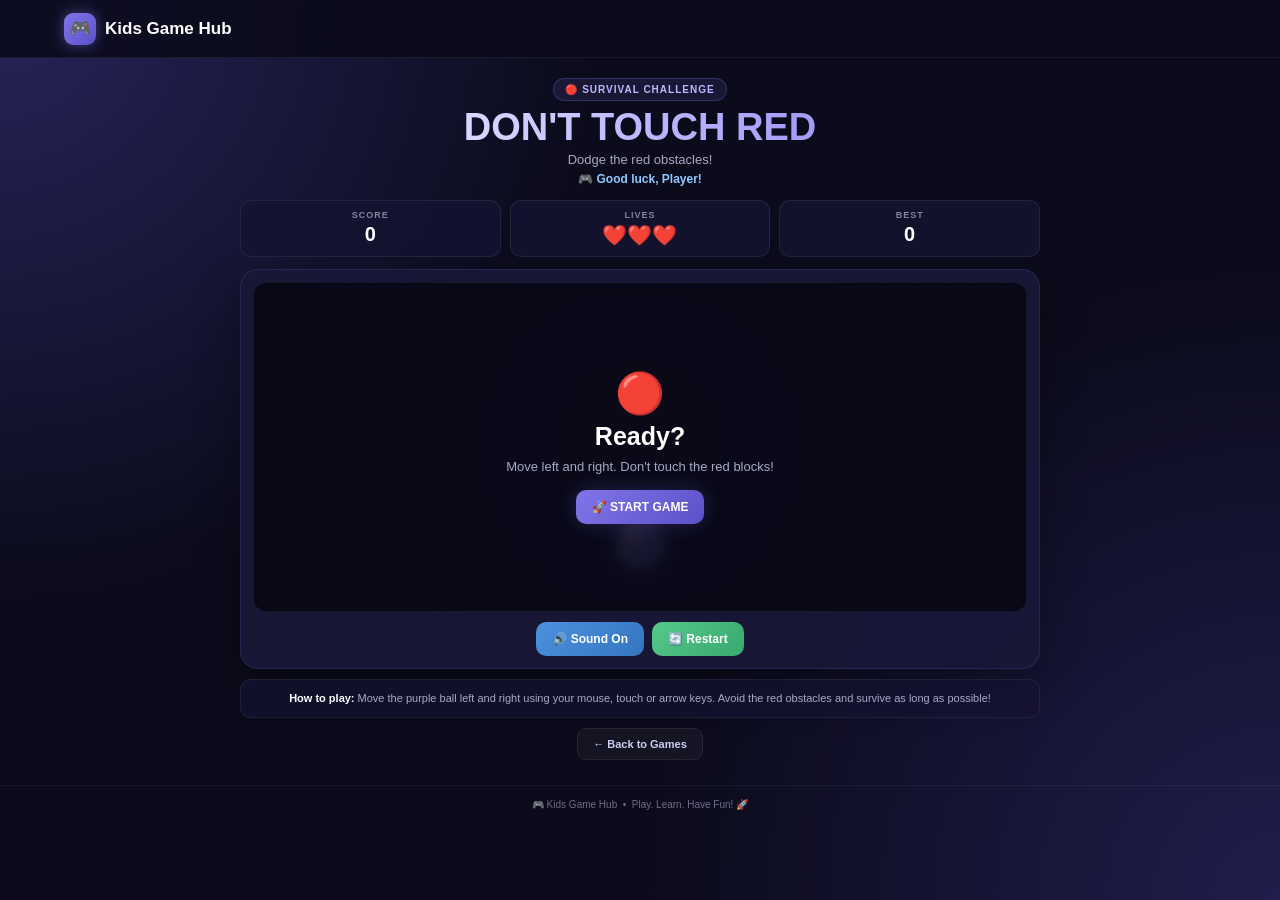
<file: games/dont-touch-red.html>
<!doctype html>
<html lang="en">
  <head>
    <meta charset="UTF-8" />
    <meta name="viewport" content="width=device-width, initial-scale=1.0" />

    <title>Don't Touch Red | Kids Game Hub</title>

    <style>
      * {
        box-sizing: border-box;
        margin: 0;
        padding: 0;
      }

      body {
        font-family: Arial, Helvetica, sans-serif;
        min-height: 100vh;
        color: white;

        background:
          radial-gradient(circle at top left, #27245a, transparent 38%),
          radial-gradient(circle at bottom right, #211d4c, transparent 40%),
          #0b0b1b;
      }

      /* =========================
         NAVBAR
      ========================= */

      nav {
        height: 58px;

        display: flex;
        align-items: center;

        padding: 0 5%;

        background: rgba(11, 11, 27, 0.88);

        backdrop-filter: blur(15px);
        -webkit-backdrop-filter: blur(15px);

        border-bottom: 1px solid rgba(255, 255, 255, 0.07);
      }

      .logo {
        display: flex;
        align-items: center;
        gap: 9px;

        font-size: 17px;
        font-weight: 800;
      }

      .logo-icon {
        width: 32px;
        height: 32px;

        display: flex;
        align-items: center;
        justify-content: center;

        border-radius: 9px;

        background: linear-gradient(135deg, #8175e8, #5b51c8);

        box-shadow: 0 0 14px rgba(129, 117, 232, 0.5);
      }

      /* =========================
         PAGE
      ========================= */

      .page {
        width: min(800px, 92%);

        margin: auto;

        padding: 20px 0 25px;
      }

      /* =========================
         HEADER
      ========================= */

      .game-header {
        text-align: center;

        margin-bottom: 14px;
      }

      .eyebrow {
        display: inline-block;

        padding: 5px 11px;

        border-radius: 999px;

        color: #bdb8ff;

        background: rgba(129, 117, 232, 0.12);

        border: 1px solid rgba(129, 117, 232, 0.25);

        font-size: 10px;
        font-weight: 800;

        letter-spacing: 1px;

        margin-bottom: 7px;
      }

      h1 {
        font-size: clamp(27px, 4vw, 38px);

        line-height: 1;

        background: linear-gradient(90deg, white, #bdb8ff, #8175e8);

        -webkit-background-clip: text;
        -webkit-text-fill-color: transparent;
      }

      .subtitle {
        margin-top: 6px;

        color: #aaa8c5;

        font-size: 13px;
      }

      #playerGreeting {
        margin-top: 5px;

        color: #8fc7ff;

        font-size: 12px;
        font-weight: 700;
      }

      /* =========================
         HUD
      ========================= */

      .hud {
        display: grid;

        grid-template-columns: repeat(3, 1fr);

        gap: 9px;

        margin-bottom: 12px;
      }

      .hud-card {
        padding: 9px;

        text-align: center;

        border-radius: 11px;

        background: rgba(20, 19, 48, 0.9);

        border: 1px solid rgba(255, 255, 255, 0.07);
      }

      .hud-label {
        display: block;

        color: #85829c;

        font-size: 9px;
        font-weight: 800;

        letter-spacing: 1px;
      }

      .hud-value {
        display: block;

        margin-top: 3px;

        font-size: 20px;
        font-weight: 900;
      }

      /* =========================
         GAME CARD
      ========================= */

      .game-card {
        padding: 12px;

        border-radius: 18px;

        background: rgba(25, 24, 55, 0.95);

        border: 1px solid rgba(129, 117, 232, 0.16);

        box-shadow: 0 18px 45px rgba(0, 0, 0, 0.3);
      }

      /* =========================
         GAME AREA
      ========================= */

      #gameArea {
        position: relative;

        height: 330px;

        overflow: hidden;

        border-radius: 13px;

        background:
          linear-gradient(rgba(129, 117, 232, 0.035) 1px, transparent 1px),
          linear-gradient(
            90deg,
            rgba(129, 117, 232, 0.035) 1px,
            transparent 1px
          ),
          radial-gradient(
            circle at center,
            rgba(108, 99, 217, 0.08),
            transparent 65%
          ),
          #0b0b21;

        background-size:
          30px 30px,
          30px 30px,
          auto;

        border: 1px solid rgba(255, 255, 255, 0.05);

        touch-action: none;
      }

      /* =========================
         PLAYER
      ========================= */

      #player {
        position: absolute;

        bottom: 45px;

        left: 50%;

        width: 45px;
        height: 45px;

        transform: translateX(-50%);

        border-radius: 50%;

        background: radial-gradient(
          circle at 35% 30%,
          #d6d2ff,
          #8175e8 45%,
          #5b51c8 100%
        );

        border: 2px solid rgba(255, 255, 255, 0.85);

        box-shadow:
          0 0 13px rgba(129, 117, 232, 0.9),
          0 0 28px rgba(108, 99, 217, 0.5);

        z-index: 10;

        transition: none;

        will-change: left;
      }

      /* =========================
         RED OBSTACLES
      ========================= */

      .obstacle {
        position: absolute;

        width: 38px;
        height: 38px;

        border-radius: 9px;

        background: linear-gradient(135deg, #ff6b73, #d93643);

        border: 2px solid rgba(255, 255, 255, 0.65);

        box-shadow: 0 0 12px rgba(255, 70, 80, 0.7);

        z-index: 5;
      }

      /* =========================
         GAME OVER OVERLAY
      ========================= */

      .overlay {
        position: absolute;

        inset: 0;

        z-index: 20;

        display: flex;

        align-items: center;
        justify-content: center;

        text-align: center;

        background: rgba(8, 8, 22, 0.88);

        backdrop-filter: blur(6px);

        -webkit-backdrop-filter: blur(6px);
      }

      .overlay.hidden {
        display: none;
      }

      .overlay-box {
        width: 90%;

        max-width: 350px;
      }

      .overlay-icon {
        font-size: 40px;

        margin-bottom: 5px;
      }

      .overlay h2 {
        font-size: 25px;

        margin-bottom: 6px;
      }

      .overlay p {
        color: #aaa8c5;

        font-size: 13px;

        line-height: 1.5;

        margin-bottom: 13px;
      }

      .overlay p strong {
        color: white;
      }

      .start-btn {
        background: linear-gradient(135deg, #8175e8, #5b51c8);

        box-shadow: 0 0 20px rgba(129, 117, 232, 0.25);
      }

      /* =========================
         CONTROLS
      ========================= */

      .controls {
        display: flex;

        justify-content: center;

        gap: 8px;

        margin-top: 10px;
      }

      button {
        border: none;

        cursor: pointer;

        color: white;

        font-family: inherit;

        font-size: 12px;
        font-weight: 800;

        padding: 10px 16px;

        border-radius: 10px;

        transition: transform 0.15s ease;
      }

      button:hover {
        transform: translateY(-2px);
      }

      #soundBtn {
        background: linear-gradient(135deg, #4c91df, #3475be);
      }

      #restartBtn {
        background: linear-gradient(135deg, #55c88a, #38a96f);
      }

      /* =========================
         PROGRESS NOTIFICATION
      ========================= */

      #progressMessage {
        position: absolute;

        left: 50%;

        bottom: 18px;

        z-index: 30;

        transform: translateX(-50%) translateY(10px);

        width: max-content;

        max-width: 90%;

        padding: 9px 14px;

        border-radius: 10px;

        color: white;

        background: rgba(25, 23, 59, 0.96);

        border: 1px solid rgba(129, 117, 232, 0.45);

        box-shadow: 0 8px 25px rgba(0, 0, 0, 0.3);

        font-size: 11px;

        font-weight: 800;

        opacity: 0;

        pointer-events: none;

        transition:
          opacity 0.25s ease,
          transform 0.25s ease;
      }

      #progressMessage.show {
        opacity: 1;

        transform: translateX(-50%) translateY(0);
      }

      /* =========================
         INSTRUCTIONS
      ========================= */

      .instructions {
        margin-top: 10px;

        padding: 10px 14px;

        text-align: center;

        color: #aaa8c5;

        font-size: 11px;

        line-height: 1.5;

        border-radius: 11px;

        background: rgba(20, 19, 48, 0.75);

        border: 1px solid rgba(255, 255, 255, 0.06);
      }

      .instructions strong {
        color: white;
      }

      /* =========================
         BACK TO GAMES
      ========================= */

      .back-to-games {
        display: block;

        width: fit-content;

        margin: 10px auto 0;

        padding: 9px 15px;

        border-radius: 9px;

        color: #cfcdf4;

        text-decoration: none;

        font-size: 11px;

        font-weight: 800;

        background: rgba(255, 255, 255, 0.04);

        border: 1px solid rgba(255, 255, 255, 0.07);

        transition: 0.2s ease;
      }

      .back-to-games:hover {
        color: white;

        background: rgba(129, 117, 232, 0.18);

        border-color: rgba(129, 117, 232, 0.4);

        transform: translateY(-2px);
      }

      /* =========================
         FOOTER
      ========================= */

      footer {
        text-align: center;

        padding: 13px;

        color: #6f6c85;

        font-size: 10px;

        border-top: 1px solid rgba(255, 255, 255, 0.05);
      }

      /* =========================
         MOBILE
      ========================= */

      @media (max-width: 600px) {
        .page {
          width: 94%;

          padding-top: 16px;
        }

        #gameArea {
          height: 330px;
        }

        .controls {
          flex-wrap: wrap;
        }
      }
    </style>
  </head>

  <body>
    <!-- =========================
         NAVBAR
    ========================= -->

    <nav>
      <div class="logo">
        <div class="logo-icon">🎮</div>

        Kids Game Hub
      </div>
    </nav>

    <!-- =========================
         MAIN
    ========================= -->

    <main class="page">
      <header class="game-header">
        <div class="eyebrow">🔴 SURVIVAL CHALLENGE</div>

        <h1>DON'T TOUCH RED</h1>

        <p class="subtitle">Dodge the red obstacles!</p>

        <div id="playerGreeting">🎮 Good luck, Player!</div>
      </header>

      <!-- =========================
           HUD
      ========================= -->

      <section class="hud">
        <div class="hud-card">
          <span class="hud-label"> SCORE </span>

          <span class="hud-value" id="score"> 0 </span>
        </div>

        <div class="hud-card">
          <span class="hud-label"> LIVES </span>

          <span class="hud-value" id="lives"> ❤️❤️❤️ </span>
        </div>

        <div class="hud-card">
          <span class="hud-label"> BEST </span>

          <span class="hud-value" id="bestScore"> 0 </span>
        </div>
      </section>

      <!-- =========================
           GAME
      ========================= -->

      <section class="game-card">
        <div id="gameArea">
          <div id="player"></div>

          <div id="progressMessage"></div>

          <!-- START / GAME OVER -->

          <div class="overlay" id="overlay">
            <div class="overlay-box">
              <div class="overlay-icon" id="overlayIcon">🔴</div>

              <h2 id="overlayTitle">Ready?</h2>

              <p id="overlayText">
                Move left and right. Don't touch the red blocks!
              </p>

              <button class="start-btn" id="startBtn">🚀 START GAME</button>
            </div>
          </div>
        </div>

        <!-- CONTROLS -->

        <div class="controls">
          <button id="soundBtn">🔊 Sound On</button>

          <button id="restartBtn">🔄 Restart</button>
        </div>
      </section>

      <!-- =========================
           INSTRUCTIONS
      ========================= -->

      <div class="instructions">
        <strong>How to play:</strong>

        Move the purple ball left and right using your mouse, touch or arrow
        keys. Avoid the red obstacles and survive as long as possible!
      </div>

      <!-- =========================
           BACK
      ========================= -->

      <a href="../index.html#games" class="back-to-games"> ← Back to Games </a>
    </main>

    <!-- =========================
         FOOTER
    ========================= -->

    <footer>🎮 Kids Game Hub &nbsp;•&nbsp; Play. Learn. Have Fun! 🚀</footer>

    <script>
      /* =========================
         PLAYER
      ========================= */

      const playerName = localStorage.getItem("kidsGamePlayerName") || "Player";

      document.getElementById("playerGreeting").textContent =
        `🎮 Good luck, ${playerName}!`;

      /* =========================
         ELEMENTS
      ========================= */

      const player = document.getElementById("player");

      const gameArea = document.getElementById("gameArea");

      const scoreDisplay = document.getElementById("score");

      const livesDisplay = document.getElementById("lives");

      const bestDisplay = document.getElementById("bestScore");

      const overlay = document.getElementById("overlay");

      const overlayIcon = document.getElementById("overlayIcon");

      const overlayTitle = document.getElementById("overlayTitle");

      const overlayText = document.getElementById("overlayText");

      const startBtn = document.getElementById("startBtn");

      const restartBtn = document.getElementById("restartBtn");

      const soundBtn = document.getElementById("soundBtn");

      const progressMessage = document.getElementById("progressMessage");

      /* =========================
         GAME VARIABLES
      ========================= */

      let score = 0;

      let lives = 3;

      let playerX = 60;

      let gameRunning = false;

      let soundEnabled = true;

      let spawnTimer = null;

      let audioContext = null;

      let recordBrokenThisGame = false;

      /* =========================
         BEST SCORE
      ========================= */

      let bestScore = Number(localStorage.getItem("dontTouchRedBest")) || 0;

      bestDisplay.textContent = bestScore;

      /* =========================
         SOUND
      ========================= */

      function playSound(frequency, duration, type = "sine", volume = 0.07) {
        if (!soundEnabled) {
          return;
        }

        if (!audioContext) {
          audioContext = new (
            window.AudioContext || window.webkitAudioContext
          )();
        }

        if (audioContext.state === "suspended") {
          audioContext.resume();
        }

        const oscillator = audioContext.createOscillator();

        const gain = audioContext.createGain();

        oscillator.type = type;

        oscillator.frequency.value = frequency;

        gain.gain.setValueAtTime(volume, audioContext.currentTime);

        gain.gain.exponentialRampToValueAtTime(
          0.001,
          audioContext.currentTime + duration,
        );

        oscillator.connect(gain);

        gain.connect(audioContext.destination);

        oscillator.start();

        oscillator.stop(audioContext.currentTime + duration);
      }

      /* =========================
         LIVES
      ========================= */

      function updateLives() {
        livesDisplay.textContent = "❤️".repeat(lives) + "🖤".repeat(3 - lives);
      }

      /* =========================
         MOVE PLAYER
      ========================= */

      function movePlayer(percentage) {
        playerX = Math.max(5, Math.min(95, percentage));

        player.style.left = playerX + "%";
      }

      /* =========================
         MOUSE CONTROL
      ========================= */

      gameArea.addEventListener("mousemove", function (event) {
        if (!gameRunning) {
          return;
        }

        const rect = gameArea.getBoundingClientRect();

        const percentage = ((event.clientX - rect.left) / rect.width) * 100;

        movePlayer(percentage);
      });

      /* =========================
         TOUCH CONTROL
      ========================= */

      gameArea.addEventListener(
        "touchmove",
        function (event) {
          if (!gameRunning) {
            return;
          }

          event.preventDefault();

          const touch = event.touches[0];

          const rect = gameArea.getBoundingClientRect();

          const percentage = ((touch.clientX - rect.left) / rect.width) * 100;

          movePlayer(percentage);
        },
        {
          passive: false,
        },
      );

      /* =========================
         KEYBOARD CONTROL
      ========================= */

      document.addEventListener("keydown", function (event) {
        if (!gameRunning) {
          return;
        }

        if (event.key === "ArrowLeft") {
          event.preventDefault();

          movePlayer(playerX - 8);
        }

        if (event.key === "ArrowRight") {
          event.preventDefault();

          movePlayer(playerX + 8);
        }
      });

      /* =========================
         PROGRESSION SYSTEM
      ========================= */

      function getPlayerXP() {
        return Number(localStorage.getItem("kidsGameXP")) || 0;
      }

      function addPlayerXP(amount) {
        const currentXP = getPlayerXP();

        const newXP = currentXP + amount;

        localStorage.setItem("kidsGameXP", newXP);

        return newXP;
      }

      function getGamesPlayed() {
        return Number(localStorage.getItem("kidsGamesPlayed")) || 0;
      }

      function incrementGamesPlayed() {
        const gamesPlayed = getGamesPlayed() + 1;

        localStorage.setItem("kidsGamesPlayed", gamesPlayed);

        return gamesPlayed;
      }

      function getAchievements() {
        try {
          return JSON.parse(localStorage.getItem("kidsAchievements")) || [];
        } catch (error) {
          return [];
        }
      }

      function saveAchievements(achievements) {
        localStorage.setItem("kidsAchievements", JSON.stringify(achievements));
      }

      function unlockAchievement(achievementId) {
        const achievements = getAchievements();

        if (achievements.includes(achievementId)) {
          return false;
        }

        achievements.push(achievementId);

        saveAchievements(achievements);

        return true;
      }

      function showProgressMessage(message) {
        progressMessage.textContent = message;

        progressMessage.classList.add("show");

        setTimeout(function () {
          progressMessage.classList.remove("show");
        }, 2200);
      }

      function awardProgression(finalScore) {
        /*
          Every completed game:
          10 base XP + score XP
        */

        const xpEarned = 10 + Math.min(finalScore, 50);

        const newXP = addPlayerXP(xpEarned);

        const gamesPlayed = incrementGamesPlayed();

        let newAchievements = [];

        /*
          FIRST GAME
        */

        if (unlockAchievement("first_game")) {
          newAchievements.push("🎮 First Game!");
        }

        /*
          SCORE 10
        */

        if (finalScore >= 10 && unlockAchievement("dont_touch_red_10")) {
          newAchievements.push("⭐ Red Dodger!");
        }

        /*
          SCORE 25
        */

        if (finalScore >= 25 && unlockAchievement("dont_touch_red_25")) {
          newAchievements.push("🔥 Red Master!");
        }

        /*
          SCORE 50
        */

        if (finalScore >= 50 && unlockAchievement("dont_touch_red_50")) {
          newAchievements.push("🏆 Red Legend!");
        }

        /*
          SHOW XP
        */

        let message = `⭐ +${xpEarned} XP`;

        if (newAchievements.length > 0) {
          message += ` • ${newAchievements[0]}`;
        }

        showProgressMessage(message);

        /*
          Keep values available
          for future progression.
        */

        console.log("Progression updated:", {
          xp: newXP,
          gamesPlayed: gamesPlayed,
          achievements: getAchievements(),
        });
      }

      /* =========================
         CREATE OBSTACLE
      ========================= */

      function createObstacle() {
        if (!gameRunning) {
          return;
        }

        const obstacle = document.createElement("div");

        obstacle.className = "obstacle";

        obstacle.style.left = Math.random() * 100 + "%";

        obstacle.style.top = "-45px";

        gameArea.appendChild(obstacle);

        let top = -45;

        /*
          Increasing speed
        */

        const speed = 8.5 + score * 0.14;

        const fall = setInterval(function () {
          if (!gameRunning) {
            clearInterval(fall);

            obstacle.remove();

            return;
          }

          top += speed;

          obstacle.style.top = top + "px";

          /* =========================
                 COLLISION
              ========================= */

          const playerRect = player.getBoundingClientRect();

          const obstacleRect = obstacle.getBoundingClientRect();

          if (
            playerRect.left < obstacleRect.right &&
            playerRect.right > obstacleRect.left &&
            playerRect.top < obstacleRect.bottom &&
            playerRect.bottom > obstacleRect.top
          ) {
            clearInterval(fall);

            obstacle.remove();

            lives--;

            updateLives();

            playSound(180, 0.18, "square", 0.08);

            if (lives <= 0) {
              endGame();
            }

            return;
          }

          /* =========================
                 OBSTACLE PASSED
              ========================= */

          if (top > gameArea.clientHeight) {
            clearInterval(fall);

            obstacle.remove();

            score++;

            scoreDisplay.textContent = score;

            /*
                  New record indicator
                */

            if (score > bestScore) {
              bestScore = score;

              bestDisplay.textContent = bestScore;

              recordBrokenThisGame = true;
            }

            playSound(650, 0.07, "sine", 0.05);
          }
        }, 16);
      }

      /* =========================
         START GAME
      ========================= */

      function startGame() {
        clearInterval(spawnTimer);

        document.querySelectorAll(".obstacle").forEach(function (obstacle) {
          obstacle.remove();
        });

        score = 0;

        lives = 3;

        playerX = 50;

        recordBrokenThisGame = false;

        scoreDisplay.textContent = "0";

        updateLives();

        movePlayer(50);

        gameRunning = true;

        overlay.classList.add("hidden");

        progressMessage.classList.remove("show");

        /*
          Faster obstacle spawning.
        */

        spawnTimer = setInterval(createObstacle, 300);

        /*
          Immediate challenge
        */

        createObstacle();

        playSound(520, 0.1, "sine", 0.05);
      }

      /* =========================
         END GAME
      ========================= */

      function endGame() {
        if (!gameRunning) {
          return;
        }

        gameRunning = false;

        clearInterval(spawnTimer);

        document.querySelectorAll(".obstacle").forEach(function (obstacle) {
          obstacle.remove();
        });

        /*
          Save high score
        */

        const oldBest = Number(localStorage.getItem("dontTouchRedBest")) || 0;

        if (score > oldBest) {
          bestScore = score;

          localStorage.setItem("dontTouchRedBest", score);

          bestDisplay.textContent = score;

          recordBrokenThisGame = true;
        }

        /*
          =========================
          PLAYER PROGRESSION
          =========================

          XP and achievements are
          awarded only once because
          endGame() exits immediately
          when the game isn't running.
        */

        awardProgression(score);

        /* =========================
           GAME OVER SCREEN
        ========================= */

        overlayIcon.textContent = recordBrokenThisGame ? "🏆" : "💥";

        overlayTitle.textContent = "Game Over!";

        if (recordBrokenThisGame) {
          overlayText.innerHTML = `⭐ <strong>NEW RECORD!</strong><br>Your score: <strong>${score}</strong>`;
        } else {
          overlayText.innerHTML = `Your score: <strong>${score}</strong><br>Try again and beat your record!`;
        }

        startBtn.textContent = "🔄 PLAY AGAIN";

        overlay.classList.remove("hidden");

        /*
          Game over sound
        */

        playSound(150, 0.4, "sawtooth", 0.06);
      }

      /* =========================
         SOUND BUTTON
      ========================= */

      soundBtn.addEventListener("click", function () {
        soundEnabled = !soundEnabled;

        soundBtn.textContent = soundEnabled ? "🔊 Sound On" : "🔇 Sound Off";
      });

      /* =========================
         BUTTONS
      ========================= */

      startBtn.addEventListener("click", startGame);

      restartBtn.addEventListener("click", startGame);

      /* =========================
         INITIAL STATE
      ========================= */

      updateLives();

      movePlayer(50);
    </script>
  </body>
</html>
</file>
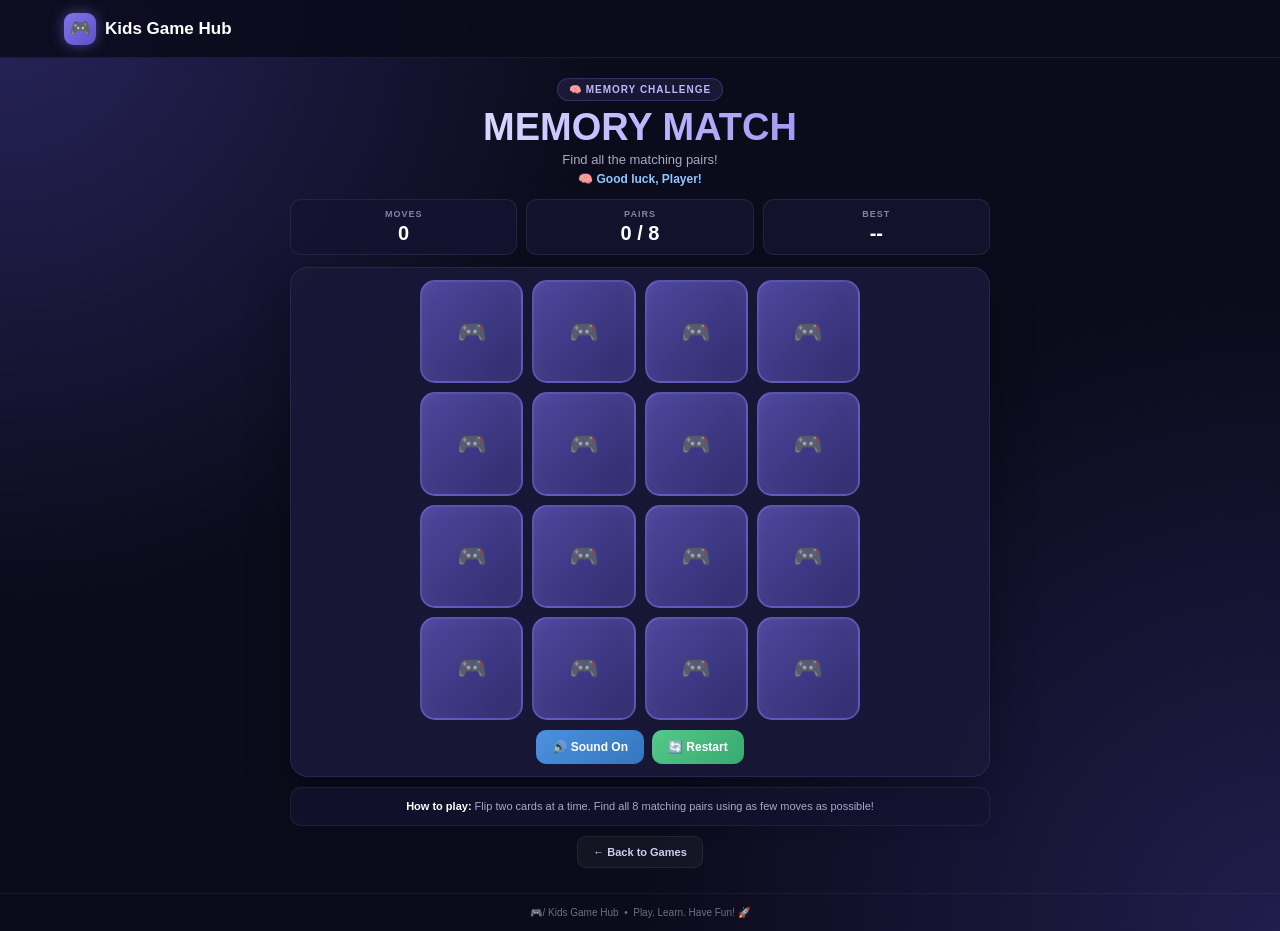
<file: games/memory-match.html>
<!doctype html>
<html lang="en">
  <head>
    <meta charset="UTF-8" />
    <meta name="viewport" content="width=device-width, initial-scale=1.0" />

    <title>Memory Match | Kids Game Hub</title>

    <style>
      * {
        box-sizing: border-box;
        margin: 0;
        padding: 0;
      }

      body {
        font-family: Arial, Helvetica, sans-serif;
        min-height: 100vh;
        color: white;
        background:
          radial-gradient(circle at top left, #27245a, transparent 38%),
          radial-gradient(circle at bottom right, #211d4c, transparent 40%),
          #0b0b1b;
      }

      nav {
        height: 58px;
        display: flex;
        align-items: center;
        padding: 0 5%;
        background: rgba(11, 11, 27, 0.88);
        backdrop-filter: blur(15px);
        -webkit-backdrop-filter: blur(15px);
        border-bottom: 1px solid rgba(255, 255, 255, 0.07);
      }

      .logo {
        display: flex;
        align-items: center;
        gap: 9px;
        font-size: 17px;
        font-weight: 800;
      }

      .logo-icon {
        width: 32px;
        height: 32px;
        display: flex;
        align-items: center;
        justify-content: center;
        border-radius: 9px;
        background: linear-gradient(135deg, #8175e8, #5b51c8);
        box-shadow: 0 0 14px rgba(129, 117, 232, 0.5);
      }

      .page {
        width: min(700px, 92%);
        margin: auto;
        padding: 20px 0 25px;
      }

      .game-header {
        text-align: center;
        margin-bottom: 13px;
      }

      .eyebrow {
        display: inline-block;
        padding: 5px 11px;
        border-radius: 999px;
        color: #bdb8ff;
        background: rgba(129, 117, 232, 0.12);
        border: 1px solid rgba(129, 117, 232, 0.25);
        font-size: 10px;
        font-weight: 800;
        letter-spacing: 1px;
        margin-bottom: 7px;
      }

      h1 {
        font-size: clamp(27px, 4vw, 38px);
        line-height: 1;
        background: linear-gradient(90deg, white, #bdb8ff, #8175e8);
        -webkit-background-clip: text;
        -webkit-text-fill-color: transparent;
      }

      .subtitle {
        margin-top: 6px;
        color: #aaa8c5;
        font-size: 13px;
      }

      #playerGreeting {
        margin-top: 5px;
        color: #8fc7ff;
        font-size: 12px;
        font-weight: 700;
      }

      .hud {
        display: grid;
        grid-template-columns: repeat(3, 1fr);
        gap: 9px;
        margin-bottom: 12px;
      }

      .hud-card {
        padding: 9px;
        text-align: center;
        border-radius: 11px;
        background: rgba(20, 19, 48, 0.9);
        border: 1px solid rgba(255, 255, 255, 0.07);
      }

      .hud-label {
        display: block;
        color: #85829c;
        font-size: 9px;
        font-weight: 800;
        letter-spacing: 1px;
      }

      .hud-value {
        display: block;
        margin-top: 3px;
        font-size: 20px;
        font-weight: 900;
      }

      .game-card {
        padding: 12px;
        border-radius: 18px;
        background: rgba(25, 24, 55, 0.95);
        border: 1px solid rgba(129, 117, 232, 0.16);
        box-shadow: 0 18px 45px rgba(0, 0, 0, 0.3);
      }

      .memory-grid {
        width: min(440px, 100%);
        margin: auto;
        display: grid;
        grid-template-columns: repeat(4, 1fr);
        gap: 9px;
      }

      .game-card-item {
        aspect-ratio: 1;
        perspective: 700px;
        cursor: pointer;
      }

      .game-card-item.matched {
        cursor: default;
      }

      .card-inner {
        position: relative;
        width: 100%;
        height: 100%;
        transform-style: preserve-3d;
        transition: transform 0.35s ease;
      }

      .game-card-item.flipped .card-inner,
      .game-card-item.matched .card-inner {
        transform: rotateY(180deg);
      }

      .card-front,
      .card-back {
        position: absolute;
        inset: 0;
        display: flex;
        align-items: center;
        justify-content: center;
        border-radius: 15px;
        backface-visibility: hidden;
        -webkit-backface-visibility: hidden;
      }

      .card-back {
        background: linear-gradient(135deg, #4d469d, #302c6d);
        border: 2px solid rgba(129, 117, 232, 0.45);
        box-shadow: inset 0 0 20px rgba(255, 255, 255, 0.04);
      }

      .card-back::after {
        content: "🎮";
        font-size: 24px;
        opacity: 0.8;
      }

      .card-front {
        transform: rotateY(180deg);
        background: linear-gradient(145deg, #292650, #171631);
        border: 2px solid rgba(116, 185, 255, 0.25);
        font-size: clamp(25px, 5vw, 37px);
        box-shadow: 0 0 12px rgba(116, 185, 255, 0.08);
      }

      .game-card-item.matched .card-front {
        border-color: rgba(85, 200, 138, 0.7);
        box-shadow: 0 0 18px rgba(85, 200, 138, 0.3);
      }

      .controls {
        display: flex;
        justify-content: center;
        gap: 8px;
        margin-top: 10px;
      }

      button {
        border: none;
        cursor: pointer;
        color: white;
        font-family: inherit;
        font-size: 12px;
        font-weight: 800;
        padding: 10px 16px;
        border-radius: 10px;
        transition:
          transform 0.15s ease,
          box-shadow 0.15s ease;
      }

      button:hover {
        transform: translateY(-2px);
      }

      #soundBtn {
        background: linear-gradient(135deg, #4c91df, #3475be);
      }

      #restartBtn {
        background: linear-gradient(135deg, #55c88a, #38a96f);
      }

      .game-over-screen {
        position: fixed;
        inset: 0;
        z-index: 100;
        display: none;
        align-items: center;
        justify-content: center;
        padding: 20px;
        background: rgba(7, 7, 20, 0.88);
        backdrop-filter: blur(9px);
        -webkit-backdrop-filter: blur(9px);
      }

      .game-over-screen.show {
        display: flex;
        animation: fadeIn 0.3s ease;
      }

      .game-over-box {
        width: min(380px, 100%);
        padding: 25px 22px;
        text-align: center;
        border-radius: 24px;
        background: linear-gradient(
          145deg,
          rgba(43, 40, 91, 0.99),
          rgba(20, 19, 48, 0.99)
        );
        border: 1px solid rgba(129, 117, 232, 0.5);
        box-shadow:
          0 20px 70px rgba(0, 0, 0, 0.5),
          0 0 40px rgba(129, 117, 232, 0.22);
        animation: popIn 0.4s ease;
      }

      .trophy {
        font-size: 52px;
        line-height: 1;
        margin-bottom: 7px;
        animation: trophyBounce 1.2s ease infinite;
      }

      .complete-label {
        color: #8175e8;
        font-size: 10px;
        font-weight: 900;
        letter-spacing: 2px;
      }

      .game-over-box h2 {
        margin-top: 5px;
        font-size: 27px;
        background: linear-gradient(90deg, white, #bdb8ff, #74b9ff);
        -webkit-background-clip: text;
        -webkit-text-fill-color: transparent;
      }

      .completion-text {
        margin-top: 6px;
        color: #aaa8c5;
        font-size: 12px;
        line-height: 1.5;
      }

      .final-score-area {
        margin: 16px auto 8px;
        padding: 12px;
        border-radius: 15px;
        background: rgba(11, 11, 27, 0.55);
        border: 1px solid rgba(255, 255, 255, 0.06);
      }

      .final-score-label {
        color: #85829c;
        font-size: 9px;
        font-weight: 800;
        letter-spacing: 1.5px;
      }

      .final-score {
        margin-top: 2px;
        font-size: 39px;
        font-weight: 900;
        color: white;
        text-shadow: 0 0 20px rgba(129, 117, 232, 0.5);
      }

      .final-moves {
        color: #9d9ab8;
        font-size: 11px;
        margin-top: 2px;
      }

      .record-message {
        min-height: 18px;
        margin-top: 7px;
        color: #8fc7ff;
        font-size: 12px;
        font-weight: 800;
      }

      .play-again-btn {
        margin-top: 13px;
        padding: 11px 23px;
        border-radius: 11px;
        background: linear-gradient(135deg, #8175e8, #5b51c8);
        box-shadow: 0 0 22px rgba(129, 117, 232, 0.3);
        font-size: 12px;
      }

      .play-again-btn:hover {
        box-shadow: 0 0 30px rgba(129, 117, 232, 0.5);
      }

      .instructions {
        margin-top: 10px;
        padding: 10px 14px;
        text-align: center;
        color: #aaa8c5;
        font-size: 11px;
        line-height: 1.5;
        border-radius: 11px;
        background: rgba(20, 19, 48, 0.75);
        border: 1px solid rgba(255, 255, 255, 0.06);
      }

      .instructions strong {
        color: white;
      }

      .back-to-games {
        display: block;
        width: fit-content;
        margin: 10px auto 0;
        padding: 9px 15px;
        border-radius: 9px;
        color: #cfcdf4;
        text-decoration: none;
        font-size: 11px;
        font-weight: 800;
        background: rgba(255, 255, 255, 0.04);
        border: 1px solid rgba(255, 255, 255, 0.07);
        transition: 0.2s ease;
      }

      .back-to-games:hover {
        color: white;
        background: rgba(129, 117, 232, 0.18);
        border-color: rgba(129, 117, 232, 0.4);
        transform: translateY(-2px);
      }

      footer {
        text-align: center;
        padding: 13px;
        color: #6f6c85;
        font-size: 10px;
        border-top: 1px solid rgba(255, 255, 255, 0.05);
      }

      @keyframes fadeIn {
        from {
          opacity: 0;
        }

        to {
          opacity: 1;
        }
      }

      @keyframes popIn {
        from {
          opacity: 0;
          transform: scale(0.8) translateY(15px);
        }

        to {
          opacity: 1;
          transform: scale(1) translateY(0);
        }
      }

      @keyframes trophyBounce {
        0%,
        100% {
          transform: translateY(0) rotate(0deg);
        }

        50% {
          transform: translateY(-7px) rotate(-3deg);
        }
      }

      @media (max-width: 600px) {
        .page {
          width: 94%;
          padding-top: 16px;
        }

        .memory-grid {
          gap: 7px;
        }

        .game-card {
          padding: 9px;
        }

        .card-front,
        .card-back {
          border-radius: 12px;
        }

        .card-back::after {
          font-size: 19px;
        }
      }
    </style>
  </head>

  <body>
    <nav>
      <div class="logo">
        <div class="logo-icon">🎮</div>
        Kids Game Hub
      </div>
    </nav>

    <main class="page">
      <header class="game-header">
        <div class="eyebrow">🧠 MEMORY CHALLENGE</div>

        <h1>MEMORY MATCH</h1>

        <p class="subtitle">Find all the matching pairs!</p>

        <div id="playerGreeting">🧠 Good luck, Player!</div>
      </header>

      <section class="hud">
        <div class="hud-card">
          <span class="hud-label"> MOVES </span>

          <span class="hud-value" id="moves"> 0 </span>
        </div>

        <div class="hud-card">
          <span class="hud-label"> PAIRS </span>

          <span class="hud-value" id="pairs"> 0 / 8 </span>
        </div>

        <div class="hud-card">
          <span class="hud-label"> BEST </span>

          <span class="hud-value" id="bestScore"> -- </span>
        </div>
      </section>

      <section class="game-card">
        <div class="memory-grid" id="memoryGrid"></div>

        <div class="controls">
          <button id="soundBtn">🔊 Sound On</button>

          <button id="restartBtn">🔄 Restart</button>
        </div>
      </section>

      <div class="instructions">
        <strong> How to play: </strong>

        Flip two cards at a time. Find all 8 matching pairs using as few moves
        as possible!
      </div>

      <a href="../index.html#games" class="back-to-games"> ← Back to Games </a>
    </main>

    <!-- COMPLETION SCREEN -->

    <div class="game-over-screen" id="gameOverScreen">
      <div class="game-over-box">
        <div class="trophy">🏆</div>

        <div class="complete-label">MEMORY MASTER</div>

        <h2>YOU DID IT!</h2>

        <p class="completion-text">You found all the matching pairs!</p>

        <div class="final-score-area">
          <div class="final-score-label">YOUR MOVES</div>

          <div class="final-score" id="finalMoves">0</div>

          <div class="final-moves" id="finalBest">Best: --</div>
        </div>

        <div class="record-message" id="recordMessage">🎯 Amazing memory!</div>

        <button type="button" class="play-again-btn" id="playAgainBtn">
          🚀 PLAY AGAIN
        </button>
      </div>
    </div>

    <footer>🎮/ Kids Game Hub &nbsp;•&nbsp; Play. Learn. Have Fun! 🚀</footer>

    <script>
      /*
      ========================================
      PLAYER
      ========================================
      */

      const playerName = localStorage.getItem("kidsGamePlayerName") || "Player";

      document.getElementById("playerGreeting").textContent =
        `🧠 Good luck, ${playerName}!`;

      /*
      ========================================
      ELEMENTS
      ========================================
      */

      const memoryGrid = document.getElementById("memoryGrid");

      const movesDisplay = document.getElementById("moves");

      const pairsDisplay = document.getElementById("pairs");

      const bestDisplay = document.getElementById("bestScore");

      const soundBtn = document.getElementById("soundBtn");

      const restartBtn = document.getElementById("restartBtn");

      const gameOverScreen = document.getElementById("gameOverScreen");

      const finalMoves = document.getElementById("finalMoves");

      const finalBest = document.getElementById("finalBest");

      const recordMessage = document.getElementById("recordMessage");

      const playAgainBtn = document.getElementById("playAgainBtn");

      /*
      ========================================
      GAME VARIABLES
      ========================================
      */

      const emojis = ["🐶", "🐱", "🦊", "🐼", "🐸", "🦁", "🐵", "🐯"];

      let cards = [];

      let firstCard = null;

      let secondCard = null;

      let lockBoard = false;

      let moves = 0;

      let matchedPairs = 0;

      let soundEnabled = true;

      let audioContext = null;

      /*
      ========================================
      BEST SCORE
      ========================================
      */

      let bestScore = Number(localStorage.getItem("memoryMatchBest")) || 0;

      if (bestScore > 0) {
        bestDisplay.textContent = bestScore;
      } else {
        bestDisplay.textContent = "--";
      }

      /*
      ========================================
      PROGRESSION SYSTEM
      ========================================
      */

      function getPlayerXP() {
        return Number(localStorage.getItem("kidsGameXP")) || 0;
      }

      function addPlayerXP(amount) {
        const currentXP = getPlayerXP();

        const newXP = currentXP + amount;

        localStorage.setItem("kidsGameXP", newXP);

        return newXP;
      }

      function getGamesPlayed() {
        return Number(localStorage.getItem("kidsGamesPlayed")) || 0;
      }

      function incrementGamesPlayed() {
        const gamesPlayed = getGamesPlayed() + 1;

        localStorage.setItem("kidsGamesPlayed", gamesPlayed);

        return gamesPlayed;
      }

      function getAchievements() {
        try {
          return JSON.parse(localStorage.getItem("kidsAchievements")) || [];
        } catch (error) {
          return [];
        }
      }

      function saveAchievements(achievements) {
        localStorage.setItem("kidsAchievements", JSON.stringify(achievements));
      }

      function unlockAchievement(achievementId) {
        const achievements = getAchievements();

        if (achievements.includes(achievementId)) {
          return false;
        }

        achievements.push(achievementId);

        saveAchievements(achievements);

        return true;
      }

      function awardProgression(finalMoves) {
        /*
        Base XP = 10

        Faster completion earns
        additional XP.

        Maximum total = 60 XP.
        */

        const performanceBonus = Math.max(
          0,
          Math.min(50, 50 - Math.max(0, finalMoves - 1)),
        );

        const xpEarned = 10 + performanceBonus;

        addPlayerXP(xpEarned);

        incrementGamesPlayed();

        let newAchievements = [];

        /*
        FIRST MEMORY GAME
        */

        if (unlockAchievement("memory_match_first")) {
          newAchievements.push("🧠 Memory Starter!");
        }

        /*
        20 MOVES OR LESS
        */

        if (finalMoves <= 20 && unlockAchievement("memory_match_20")) {
          newAchievements.push("⭐ Sharp Memory!");
        }

        /*
        15 MOVES OR LESS
        */

        if (finalMoves <= 15 && unlockAchievement("memory_match_15")) {
          newAchievements.push("🔥 Memory Master!");
        }

        /*
        10 MOVES OR LESS
        */

        if (finalMoves <= 10 && unlockAchievement("memory_match_10")) {
          newAchievements.push("🏆 Perfect Memory!");
        }

        console.log("Memory Match progression:", {
          xp: getPlayerXP(),

          gamesPlayed: getGamesPlayed(),

          achievements: getAchievements(),
        });
      }

      /*
      ========================================
      SOUND
      ========================================
      */

      function playSound(frequency, duration, type = "sine", volume = 0.07) {
        if (!soundEnabled) {
          return;
        }

        if (!audioContext) {
          audioContext = new (
            window.AudioContext || window.webkitAudioContext
          )();
        }

        if (audioContext.state === "suspended") {
          audioContext.resume();
        }

        const oscillator = audioContext.createOscillator();

        const gain = audioContext.createGain();

        oscillator.type = type;

        oscillator.frequency.value = frequency;

        gain.gain.setValueAtTime(volume, audioContext.currentTime);

        gain.gain.exponentialRampToValueAtTime(
          0.001,
          audioContext.currentTime + duration,
        );

        oscillator.connect(gain);

        gain.connect(audioContext.destination);

        oscillator.start();

        oscillator.stop(audioContext.currentTime + duration);
      }

      /*
      ========================================
      SHUFFLE
      ========================================
      */

      function shuffle(array) {
        for (let i = array.length - 1; i > 0; i--) {
          const j = Math.floor(Math.random() * (i + 1));

          [array[i], array[j]] = [array[j], array[i]];
        }

        return array;
      }

      /*
      ========================================
      CREATE BOARD
      ========================================
      */

      function createBoard() {
        memoryGrid.innerHTML = "";

        cards = [];

        firstCard = null;

        secondCard = null;

        lockBoard = false;

        moves = 0;

        matchedPairs = 0;

        movesDisplay.textContent = "0";

        pairsDisplay.textContent = "0 / 8";

        cards = shuffle([...emojis, ...emojis]);

        cards.forEach(function (emoji, index) {
          const card = document.createElement("div");

          card.className = "game-card-item";

          card.dataset.value = emoji;

          card.dataset.index = index;

          card.innerHTML = `

              <div class="card-inner">

                <div class="card-back"></div>

                <div class="card-front">
                  ${emoji}
                </div>

              </div>

            `;

          card.addEventListener("click", function () {
            flipCard(card);
          });

          memoryGrid.appendChild(card);
        });
      }

      /*
      ========================================
      FLIP CARD
      ========================================
      */

      function flipCard(card) {
        if (lockBoard) {
          return;
        }

        if (card === firstCard) {
          return;
        }

        if (card.classList.contains("matched")) {
          return;
        }

        card.classList.add("flipped");

        playSound(420, 0.08, "sine", 0.05);

        if (!firstCard) {
          firstCard = card;

          return;
        }

        secondCard = card;

        moves++;

        movesDisplay.textContent = moves;

        checkMatch();
      }

      /*
      ========================================
      CHECK MATCH
      ========================================
      */

      function checkMatch() {
        const isMatch = firstCard.dataset.value === secondCard.dataset.value;

        if (isMatch) {
          matchedPairs++;

          pairsDisplay.textContent = `${matchedPairs} / 8`;

          firstCard.classList.add("matched");

          secondCard.classList.add("matched");

          playSound(760, 0.13, "sine", 0.08);

          resetCards();

          if (matchedPairs === 8) {
            setTimeout(finishGame, 450);
          }
        } else {
          lockBoard = true;

          playSound(180, 0.13, "square", 0.06);

          setTimeout(function () {
            firstCard.classList.remove("flipped");

            secondCard.classList.remove("flipped");

            resetCards();
          }, 750);
        }
      }

      /*
      ========================================
      RESET CARD STATE
      ========================================
      */

      function resetCards() {
        firstCard = null;

        secondCard = null;

        lockBoard = false;
      }

      /*
      ========================================
      FINISH GAME
      ========================================
      */

      function finishGame() {
        /*
        Determine whether this
        is a new record.

        Lower moves = better.
        */

        const isNewRecord = bestScore === 0 || moves < bestScore;

        if (isNewRecord) {
          bestScore = moves;

          localStorage.setItem("memoryMatchBest", bestScore);

          bestDisplay.textContent = bestScore;

          recordMessage.textContent = "🏆 NEW RECORD! Incredible memory!";

          playSound(880, 0.18, "sine", 0.08);

          setTimeout(function () {
            playSound(1100, 0.22, "sine", 0.07);
          }, 130);
        } else {
          recordMessage.textContent =
            "🎯 Amazing memory! Try to beat your record!";

          playSound(650, 0.16, "sine", 0.07);
        }

        /*
        UPDATE SHARED PLAYER
        PROGRESSION.
        */

        awardProgression(moves);

        finalMoves.textContent = moves;

        finalBest.textContent = `Best: ${bestScore} moves`;

        gameOverScreen.classList.add("show");
      }

      /*
      ========================================
      PLAY AGAIN
      ========================================
      */

      function startGame() {
        gameOverScreen.classList.remove("show");

        createBoard();
      }

      /*
      ========================================
      SOUND BUTTON
      ========================================
      */

      soundBtn.addEventListener("click", function () {
        soundEnabled = !soundEnabled;

        soundBtn.textContent = soundEnabled ? "🔊 Sound On" : "🔇 Sound Off";
      });

      /*
      ========================================
      BUTTONS
      ========================================
      */

      restartBtn.addEventListener("click", startGame);

      playAgainBtn.addEventListener("click", startGame);

      /*
      ========================================
      START
      ========================================
      */

      createBoard();
    </script>
  </body>
</html>
</file>
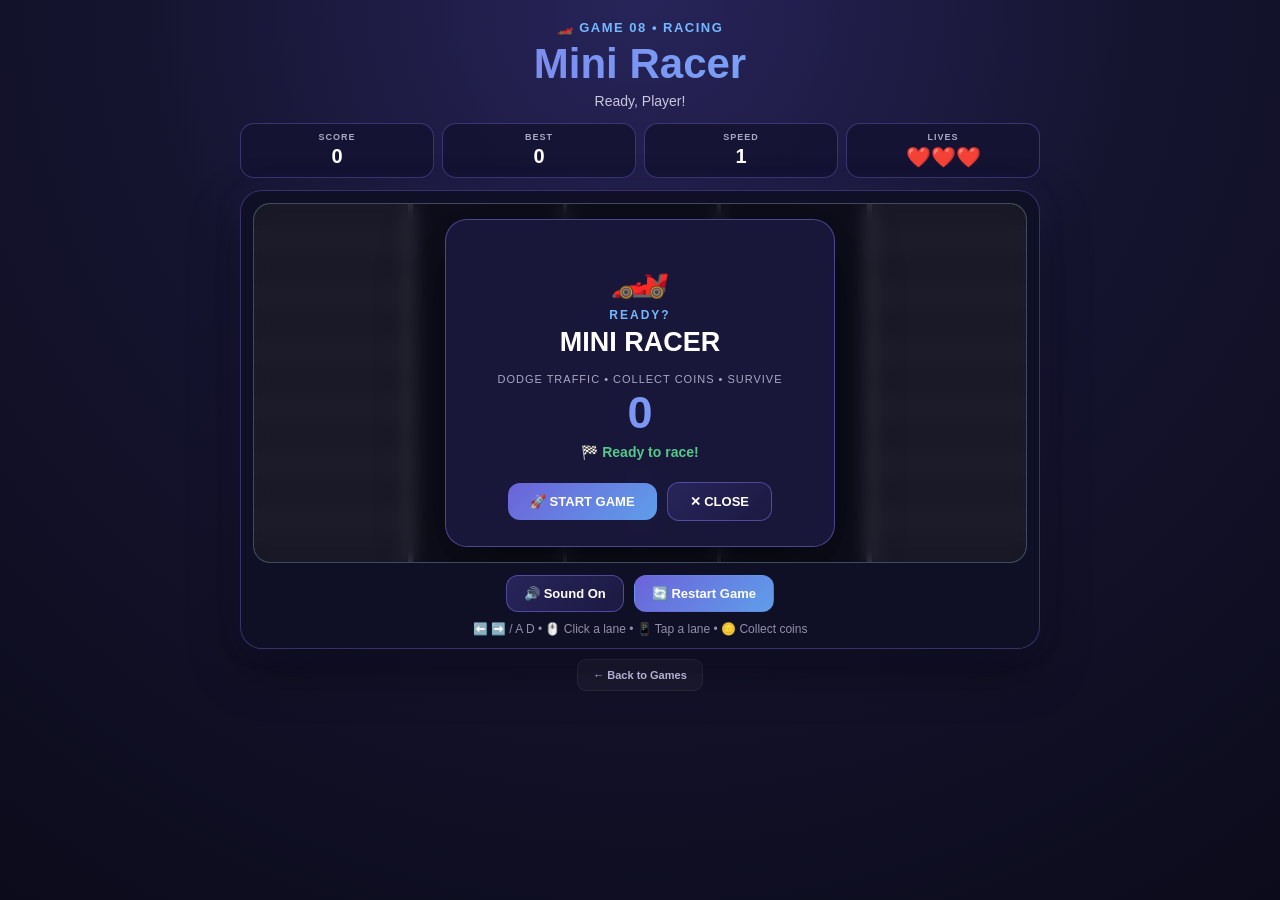
<file: games/mini-racer.html>
<!doctype html>
<html lang="en">
  <head>
    <meta charset="UTF-8" />
    <meta name="viewport" content="width=device-width, initial-scale=1.0" />
    <title>Mini Racer • Kids Game Hub</title>

    <style>
      * {
        box-sizing: border-box;
        margin: 0;
        padding: 0;
      }

      body {
        min-height: 100vh;
        font-family: Arial, sans-serif;
        color: white;
        background: radial-gradient(
          circle at top,
          #27245a 0%,
          #15142f 45%,
          #0b0b1b 100%
        );
      }

      .page {
        width: min(800px, 92%);
        margin: auto;
        padding: 20px 0 25px;
      }

      .top {
        text-align: center;
        margin-bottom: 14px;
      }

      .game-label {
        color: #74b9ff;
        font-size: 13px;
        font-weight: bold;
        letter-spacing: 1.5px;
        margin-bottom: 5px;
      }

      h1 {
        font-size: clamp(28px, 5vw, 42px);
        font-weight: 900;
        background: linear-gradient(90deg, #8175e8, #74b9ff);
        -webkit-background-clip: text;
        -webkit-text-fill-color: transparent;
      }

      .greeting {
        margin-top: 5px;
        color: #c9c7df;
        font-size: 14px;
      }

      .hud {
        display: grid;
        grid-template-columns: repeat(4, 1fr);
        gap: 8px;
        margin-bottom: 12px;
      }

      .hud-box {
        background: rgba(20, 19, 50, 0.9);
        border: 1px solid rgba(129, 117, 232, 0.35);
        border-radius: 14px;
        padding: 8px;
        text-align: center;
      }

      .hud-label {
        color: #aaa8c5;
        font-size: 9px;
        font-weight: bold;
        letter-spacing: 1px;
      }

      .hud-value {
        margin-top: 3px;
        font-size: 20px;
        font-weight: 900;
      }

      .game-card {
        position: relative;
        background: rgba(15, 15, 38, 0.94);
        border: 1px solid rgba(129, 117, 232, 0.35);
        border-radius: 22px;
        padding: 12px;
        box-shadow:
          0 20px 50px rgba(0, 0, 0, 0.35),
          0 0 30px rgba(108, 99, 217, 0.08);
      }

      #gameArea {
        position: relative;
        height: 360px;
        overflow: hidden;
        border-radius: 17px;
        background: #303033;
        border: 1px solid rgba(116, 185, 255, 0.2);
        touch-action: none;
        user-select: none;
      }

      /* =========================
       ROAD
    ========================= */

      .shoulder {
        position: absolute;
        top: 0;
        bottom: 0;
        width: 20%;
        background: repeating-linear-gradient(
          0deg,
          #55555a 0px,
          #55555a 28px,
          #626267 28px,
          #626267 56px
        );
      }

      .shoulder.left {
        left: 0;
      }

      .shoulder.right {
        right: 0;
      }

      .road {
        position: absolute;
        left: 20%;
        right: 20%;
        top: 0;
        bottom: 0;
        background: #252529;
        overflow: hidden;
      }

      .edge {
        position: absolute;
        top: 0;
        bottom: 0;
        width: 5px;
        background: white;
        z-index: 5;
        box-shadow: 0 0 5px rgba(255, 255, 255, 0.4);
      }

      .edge.left {
        left: 0;
      }

      .edge.right {
        right: 0;
      }

      .lane-divider {
        position: absolute;
        top: -70px;
        bottom: -70px;
        width: 4px;
        background: repeating-linear-gradient(
          to bottom,
          white 0px,
          white 30px,
          transparent 30px,
          transparent 68px
        );
        opacity: 0.8;
        z-index: 2;
      }

      .lane-divider.one {
        left: 33.333%;
      }

      .lane-divider.two {
        left: 66.666%;
      }

      /* =========================
       PLAYER CAR
    ========================= */

      #player {
        position: absolute;
        width: 44px;
        height: 72px;
        left: 50%;
        bottom: 24px;
        transform: translateX(-50%);
        z-index: 20;
        transition: filter 0.15s ease;
      }

      .player-body {
        position: absolute;
        left: 6px;
        top: 4px;
        width: 32px;
        height: 64px;
        border-radius: 11px 11px 8px 8px;
        background: linear-gradient(90deg, #5750c9, #8b82f0, #5750c9);
        border: 2px solid #aaa4ff;
        box-shadow:
          0 0 15px rgba(129, 117, 232, 0.7),
          inset 0 0 7px rgba(255, 255, 255, 0.2);
      }

      .player-window {
        position: absolute;
        left: 9px;
        top: 15px;
        width: 20px;
        height: 25px;
        border-radius: 6px;
        background: linear-gradient(135deg, #dce8ff, #536b8c);
        border: 1px solid rgba(255, 255, 255, 0.5);
      }

      .light {
        position: absolute;
        width: 6px;
        height: 5px;
        border-radius: 2px;
      }

      .head-left {
        left: 7px;
        top: 6px;
        background: white;
        box-shadow: 0 0 8px white;
      }

      .head-right {
        right: 7px;
        top: 6px;
        background: white;
        box-shadow: 0 0 8px white;
      }

      .tail-left {
        left: 8px;
        bottom: 6px;
        background: #ff3e48;
        box-shadow: 0 0 5px #ff3e48;
      }

      .tail-right {
        right: 8px;
        bottom: 6px;
        background: #ff3e48;
        box-shadow: 0 0 5px #ff3e48;
      }

      .wheel {
        position: absolute;
        width: 7px;
        height: 16px;
        background: #111;
        border-radius: 3px;
      }

      .w1 {
        left: 0;
        top: 14px;
      }

      .w2 {
        right: 0;
        top: 14px;
      }

      .w3 {
        left: 0;
        bottom: 12px;
      }

      .w4 {
        right: 0;
        bottom: 12px;
      }

      /* =========================
       TRAFFIC CARS
    ========================= */

      .traffic {
        position: absolute;
        width: 42px;
        height: 68px;
        transform: translateX(-50%);
        z-index: 10;
      }

      .traffic-body {
        position: absolute;
        left: 6px;
        top: 4px;
        width: 30px;
        height: 60px;
        border-radius: 10px;
        background: linear-gradient(90deg, #d94451, #ff6974, #c93645);
        border: 2px solid rgba(255, 255, 255, 0.25);
        box-shadow: 0 4px 10px rgba(0, 0, 0, 0.4);
      }

      .traffic-window {
        position: absolute;
        left: 9px;
        top: 12px;
        width: 20px;
        height: 20px;
        border-radius: 5px;
        background: #202b40;
        border: 1px solid rgba(255, 255, 255, 0.2);
      }

      .traffic-front-light {
        position: absolute;
        width: 6px;
        height: 4px;
        top: 5px;
        border-radius: 2px;
        background: #fff;
      }

      .traffic-front-light.left {
        left: 8px;
      }

      .traffic-front-light.right {
        right: 8px;
      }

      .traffic-wheel {
        position: absolute;
        width: 7px;
        height: 15px;
        border-radius: 3px;
        background: #111;
      }

      .tw1 {
        left: 0;
        top: 13px;
      }

      .tw2 {
        right: 0;
        top: 13px;
      }

      .tw3 {
        left: 0;
        bottom: 10px;
      }

      .tw4 {
        right: 0;
        bottom: 10px;
      }

      .traffic.suv .traffic-body {
        background: linear-gradient(90deg, #307db9, #63b4ec, #28689d);
        height: 62px;
      }

      .traffic.taxi .traffic-body {
        background: linear-gradient(90deg, #c18b0d, #ffd642, #b77c0b);
      }

      .traffic.sports .traffic-body {
        border-radius: 14px 14px 7px 7px;
        background: linear-gradient(90deg, #a931c5, #ed68ff, #8d25ab);
      }

      .traffic.police .traffic-body {
        background: linear-gradient(90deg, #20242d, #f1f1f1, #20242d);
      }

      .traffic.truck {
        width: 48px;
        height: 78px;
      }

      .traffic.truck .traffic-body {
        left: 4px;
        width: 40px;
        height: 70px;
        border-radius: 6px;
        background: linear-gradient(90deg, #5f6972, #aeb8c0, #59636b);
      }

      /* =========================
       COINS
    ========================= */

      .coin {
        position: absolute;
        width: 28px;
        height: 28px;
        transform: translateX(-50%);
        border-radius: 50%;
        z-index: 12;
        display: flex;
        align-items: center;
        justify-content: center;
        font-size: 21px;
        background: radial-gradient(
          circle,
          #fff0a5 0%,
          #ffd43b 45%,
          #c28b00 100%
        );
        border: 2px solid #fff1a2;
        box-shadow: 0 0 12px rgba(255, 212, 59, 0.8);
        animation: coinSpin 0.7s linear infinite;
      }

      @keyframes coinSpin {
        0%,
        100% {
          transform: translateX(-50%) scaleX(1);
        }

        50% {
          transform: translateX(-50%) scaleX(0.35);
        }
      }

      /* =========================
       SCORE POPUP
    ========================= */

      .score-pop {
        position: absolute;
        z-index: 35;
        pointer-events: none;
        font-size: 14px;
        font-weight: 900;
        color: #ffd85a;
        animation: scorePop 0.7s ease-out forwards;
      }

      @keyframes scorePop {
        from {
          opacity: 1;
          transform: translate(-50%, 0);
        }

        to {
          opacity: 0;
          transform: translate(-50%, -35px);
        }
      }

      /* =========================
       STATUS
    ========================= */

      #status {
        position: absolute;
        top: 10px;
        left: 50%;
        transform: translateX(-50%);
        z-index: 30;
        padding: 6px 12px;
        border-radius: 20px;
        background: rgba(8, 8, 25, 0.7);
        color: white;
        font-size: 11px;
        font-weight: bold;
        opacity: 0;
        pointer-events: none;
        transition: 0.2s;
      }

      #status.show {
        opacity: 1;
      }

      /* =========================
       OVERLAY
    ========================= */

      .overlay {
        position: absolute;
        inset: 0;
        z-index: 50;
        display: flex;
        align-items: center;
        justify-content: center;
        padding: 20px;
        background: rgba(8, 8, 25, 0.78);
        backdrop-filter: blur(8px);
      }

      .overlay.hidden {
        display: none;
      }

      .overlay-box {
        width: min(390px, 90%);
        padding: 25px 20px;
        text-align: center;
        border-radius: 22px;
        background: rgba(25, 23, 59, 0.97);
        border: 1px solid rgba(129, 117, 232, 0.5);
        box-shadow: 0 20px 60px rgba(0, 0, 0, 0.5);
      }

      .trophy {
        font-size: 48px;
        margin-bottom: 7px;
      }

      .overlay-small {
        color: #74b9ff;
        font-size: 12px;
        font-weight: bold;
        letter-spacing: 2px;
      }

      .overlay-box h2 {
        margin-top: 5px;
        font-size: 27px;
      }

      .final-score-label {
        color: #aaa8c5;
        font-size: 11px;
        margin-top: 15px;
        letter-spacing: 1px;
      }

      .final-score {
        font-size: 45px;
        font-weight: 900;
        margin-top: 2px;
        background: linear-gradient(90deg, #8175e8, #74b9ff);
        -webkit-background-clip: text;
        -webkit-text-fill-color: transparent;
      }

      .record-message {
        color: #55c88a;
        font-size: 14px;
        font-weight: bold;
        margin-top: 5px;
        min-height: 20px;
      }

      .overlay-actions {
        display: flex;
        justify-content: center;
        align-items: center;
        gap: 10px;
        flex-wrap: wrap;
        margin-top: 18px;
      }

      .overlay-button {
        border: none;
        padding: 11px 22px;
        border-radius: 12px;
        color: white;
        font-size: 13px;
        font-weight: 900;
        cursor: pointer;
        background: linear-gradient(135deg, #6c63d9, #5f9eea);
      }

      .close-button {
        background: linear-gradient(135deg, #27245a, #1c1a42);
        border: 1px solid rgba(129, 117, 232, 0.5);
      }

      /* =========================
       CONTROLS
    ========================= */

      .controls {
        display: flex;
        justify-content: center;
        align-items: center;
        gap: 10px;
        flex-wrap: wrap;
        margin-top: 12px;
      }

      .control-button {
        border: 1px solid rgba(129, 117, 232, 0.5);
        background: linear-gradient(135deg, #27245a, #1c1a42);
        color: white;
        padding: 10px 17px;
        border-radius: 12px;
        font-size: 13px;
        font-weight: 800;
        cursor: pointer;
        transition: 0.2s ease;
      }

      .control-button:hover {
        transform: translateY(-2px);
        border-color: #8175e8;
      }

      .restart-button {
        background: linear-gradient(135deg, #6c63d9, #5f9eea);
        border-color: transparent;
      }

      .instructions {
        text-align: center;
        color: #9290aa;
        font-size: 12px;
        margin-top: 10px;
      }

      .back-to-games {
        display: block;
        width: fit-content;
        margin: 10px auto 0;
        padding: 9px 15px;
        border-radius: 9px;
        color: #cfcdf4;
        text-decoration: none;
        font-size: 11px;
        font-weight: 800;
        background: rgba(255, 255, 255, 0.04);
        border: 1px solid rgba(255, 255, 255, 0.07);
        transition: 0.2s ease;
      }

      .back-to-games:hover {
        color: white;
        background: rgba(129, 117, 232, 0.18);
        border-color: rgba(129, 117, 232, 0.4);
        transform: translateY(-2px);
      }

      @media (max-width: 600px) {
        .page {
          padding: 15px 0 20px;
        }

        #gameArea {
          height: 330px;
        }

        .hud {
          gap: 5px;
        }

        .hud-box {
          padding: 7px 4px;
        }

        .hud-value {
          font-size: 17px;
        }

        .control-button {
          padding: 9px 13px;
          font-size: 12px;
        }
      }
    </style>
  </head>

  <body>
    <div class="page">
      <div class="top">
        <div class="game-label">🏎️ GAME 08 • RACING</div>

        <h1>Mini Racer</h1>

        <div id="greeting" class="greeting">Ready, Player!</div>
      </div>

      <div class="hud">
        <div class="hud-box">
          <div class="hud-label">SCORE</div>
          <div id="score" class="hud-value">0</div>
        </div>

        <div class="hud-box">
          <div class="hud-label">BEST</div>
          <div id="best" class="hud-value">0</div>
        </div>

        <div class="hud-box">
          <div class="hud-label">SPEED</div>
          <div id="speed" class="hud-value">1</div>
        </div>

        <div class="hud-box">
          <div class="hud-label">LIVES</div>
          <div id="lives" class="hud-value">❤️❤️❤️</div>
        </div>
      </div>

      <div class="game-card">
        <div id="gameArea">
          <div class="shoulder left"></div>
          <div class="shoulder right"></div>

          <div class="road">
            <div class="edge left"></div>
            <div class="edge right"></div>

            <div class="lane-divider one"></div>
            <div class="lane-divider two"></div>
          </div>

          <div id="status"></div>

          <div id="player">
            <div class="wheel w1"></div>
            <div class="wheel w2"></div>
            <div class="wheel w3"></div>
            <div class="wheel w4"></div>

            <div class="player-body">
              <div class="light head-left"></div>
              <div class="light head-right"></div>

              <div class="player-window"></div>

              <div class="light tail-left"></div>
              <div class="light tail-right"></div>
            </div>
          </div>

          <div id="overlay" class="overlay">
            <div class="overlay-box">
              <div id="trophy" class="trophy">🏎️</div>

              <div id="overlaySmall" class="overlay-small">READY?</div>

              <h2 id="overlayTitle">MINI RACER</h2>

              <div class="final-score-label">
                DODGE TRAFFIC • COLLECT COINS • SURVIVE
              </div>

              <div id="finalScore" class="final-score">0</div>

              <div id="recordMessage" class="record-message">
                🏁 Ready to race!
              </div>

              <div class="overlay-actions">
                <button id="startButton" class="overlay-button">
                  🚀 START GAME
                </button>

                <button id="closeButton" class="overlay-button close-button">
                  ✕ CLOSE
                </button>
              </div>
            </div>
          </div>
        </div>

        <div class="controls">
          <button id="soundButton" class="control-button">🔊 Sound On</button>

          <button id="restartButton" class="control-button restart-button">
            🔄 Restart Game
          </button>
        </div>

        <div class="instructions">
          ⬅️ ➡️ / A D • 🖱️ Click a lane • 📱 Tap a lane • 🪙 Collect coins
        </div>
      </div>

      <a href="../index.html#games" class="back-to-games"> ← Back to Games </a>
    </div>

    <script>
      /* ==========================================
         ELEMENTS
      ========================================== */

      const gameArea = document.getElementById("gameArea");

      const player = document.getElementById("player");

      const scoreEl = document.getElementById("score");

      const bestEl = document.getElementById("best");

      const speedEl = document.getElementById("speed");

      const livesEl = document.getElementById("lives");

      const overlay = document.getElementById("overlay");

      const startButton = document.getElementById("startButton");

      const restartButton = document.getElementById("restartButton");

      const closeButton = document.getElementById("closeButton");

      const soundButton = document.getElementById("soundButton");

      const finalScoreEl = document.getElementById("finalScore");

      const recordMessage = document.getElementById("recordMessage");

      const overlayTitle = document.getElementById("overlayTitle");

      const overlaySmall = document.getElementById("overlaySmall");

      const trophy = document.getElementById("trophy");

      const statusEl = document.getElementById("status");

      const greeting = document.getElementById("greeting");

      /* ==========================================
         PLAYER NAME
      ========================================== */

      const savedName = localStorage.getItem("kidsGamePlayerName");

      if (savedName) {
        greeting.textContent = "Ready, " + savedName + "!";
      }

      /* ==========================================
         GAME STATE
      ========================================== */

      let running = false;

      let score = 0;

      let lives = 3;

      let best = Number(localStorage.getItem("miniRacerBest")) || 0;

      let lastTime = 0;

      let animation = null;

      let trafficTimer = 0;

      let coinTimer = 0;

      let roadOffset = 0;

      let invulnerableUntil = 0;

      let soundOn = true;

      /*
        Prevents progression from being
        awarded more than once during
        a single completed race.
      */

      let progressionAwarded = false;

      /* ==========================================
         THREE LANES
      ========================================== */

      const lanes = [30, 50, 70];

      let playerLane = 1;

      let targetLane = 1;

      let playerX = 50;

      /* ==========================================
         TRAFFIC / COINS
      ========================================== */

      let traffic = [];

      let coins = [];

      /* ==========================================
         AUDIO
      ========================================== */

      let audio = null;

      function initAudio() {
        if (!soundOn) {
          return;
        }

        try {
          if (!audio) {
            audio = new (window.AudioContext || window.webkitAudioContext)();
          }

          if (audio.state === "suspended") {
            audio.resume();
          }
        } catch (error) {}
      }

      function beep(frequency, duration, type = "sine", volume = 0.05) {
        if (!soundOn) {
          return;
        }

        initAudio();

        if (!audio) {
          return;
        }

        try {
          const oscillator = audio.createOscillator();

          const gain = audio.createGain();

          oscillator.type = type;

          oscillator.frequency.value = frequency;

          gain.gain.value = volume;

          oscillator.connect(gain);

          gain.connect(audio.destination);

          oscillator.start();

          gain.gain.exponentialRampToValueAtTime(
            0.001,
            audio.currentTime + duration,
          );

          oscillator.stop(audio.currentTime + duration);
        } catch (error) {}
      }

      /* ==========================================
         SOUND BUTTON
      ========================================== */

      soundButton.onclick = function () {
        soundOn = !soundOn;

        soundButton.textContent = soundOn ? "🔊 Sound On" : "🔇 Sound Off";

        if (soundOn) {
          initAudio();

          beep(700, 0.1);
        }
      };

      /* ==========================================
         PROGRESSION SYSTEM
      ========================================== */

      function getPlayerXP() {
        return Number(localStorage.getItem("kidsGameXP")) || 0;
      }

      function addPlayerXP(amount) {
        const currentXP = getPlayerXP();

        const newXP = currentXP + amount;

        localStorage.setItem("kidsGameXP", newXP);

        return newXP;
      }

      function getGamesPlayed() {
        return Number(localStorage.getItem("kidsGamesPlayed")) || 0;
      }

      function incrementGamesPlayed() {
        const gamesPlayed = getGamesPlayed() + 1;

        localStorage.setItem("kidsGamesPlayed", gamesPlayed);

        return gamesPlayed;
      }

      function getAchievements() {
        try {
          return JSON.parse(localStorage.getItem("kidsAchievements")) || [];
        } catch (error) {
          return [];
        }
      }

      function saveAchievements(achievements) {
        localStorage.setItem("kidsAchievements", JSON.stringify(achievements));
      }

      function unlockAchievement(achievementId) {
        const achievements = getAchievements();

        if (achievements.includes(achievementId)) {
          return false;
        }

        achievements.push(achievementId);

        saveAchievements(achievements);

        return true;
      }

      function awardProgression(finalGameScore) {
        if (progressionAwarded) {
          return;
        }

        progressionAwarded = true;

        const xpEarned = 10 + Math.min(finalGameScore, 50);

        const newXP = addPlayerXP(xpEarned);

        const gamesPlayed = incrementGamesPlayed();

        const newAchievements = [];

        if (unlockAchievement("mini_racer_first")) {
          newAchievements.push("🏎️ Racing Starter!");
        }

        if (finalGameScore >= 25 && unlockAchievement("mini_racer_25")) {
          newAchievements.push("⭐ Speed Racer!");
        }

        if (finalGameScore >= 50 && unlockAchievement("mini_racer_50")) {
          newAchievements.push("🔥 Racing Master!");
        }

        if (finalGameScore >= 100 && unlockAchievement("mini_racer_100")) {
          newAchievements.push("🏆 Racing Legend!");
        }

        let message = "⭐ +" + xpEarned + " XP";

        if (newAchievements.length > 0) {
          message += " • " + newAchievements[0];
        }

        recordMessage.textContent = message;

        console.log("Mini Racer progression updated:", {
          xp: newXP,
          gamesPlayed: gamesPlayed,
          achievements: getAchievements(),
        });
      }

      /* ==========================================
         HUD
      ========================================== */

      function updateHUD() {
        scoreEl.textContent = Math.floor(score);

        bestEl.textContent = Math.max(best, Math.floor(score));

        speedEl.textContent = Math.min(10, 1 + Math.floor(score / 10));

        livesEl.textContent =
          "❤️".repeat(lives) + "🖤".repeat(Math.max(0, 3 - lives));
      }

      /* ==========================================
         GAME SPEED
      ========================================== */

      function getSpeed() {
        return Math.min(7.5, 3 + score * 0.045);
      }

      /* ==========================================
         STATUS
      ========================================== */

      let statusTimer = null;

      function showStatus(message) {
        statusEl.textContent = message;

        statusEl.classList.add("show");

        clearTimeout(statusTimer);

        statusTimer = setTimeout(function () {
          statusEl.classList.remove("show");
        }, 900);
      }

      /* ==========================================
         LANE CONTROL
      ========================================== */

      function changeLane(direction) {
        if (!running) {
          return;
        }

        const oldLane = targetLane;

        targetLane = Math.max(0, Math.min(2, targetLane + direction));

        if (oldLane !== targetLane) {
          playerLane = targetLane;

          beep(360, 0.05, "square", 0.025);
        }
      }

      /* ==========================================
         POINTER → LANE
      ========================================== */

      function chooseLane(clientX) {
        if (!running) {
          return;
        }

        const rect = gameArea.getBoundingClientRect();

        const roadLeft = rect.left + rect.width * 0.2;

        const roadWidth = rect.width * 0.6;

        let ratio = (clientX - roadLeft) / roadWidth;

        ratio = Math.max(0, Math.min(1, ratio));

        targetLane = Math.round(ratio * 2);

        playerLane = targetLane;
      }

      /* ==========================================
         POINTER EVENTS
      ========================================== */

      gameArea.addEventListener("pointerdown", function (event) {
        if (event.target.closest(".overlay")) {
          return;
        }

        chooseLane(event.clientX);
      });

      gameArea.addEventListener("pointermove", function (event) {
        if (running && (event.buttons > 0 || event.pointerType === "touch")) {
          chooseLane(event.clientX);
        }
      });

      /* ==========================================
         KEYBOARD
      ========================================== */

      document.addEventListener("keydown", function (event) {
        if (event.key === "ArrowLeft" || event.key.toLowerCase() === "a") {
          event.preventDefault();

          changeLane(-1);
        }

        if (event.key === "ArrowRight" || event.key.toLowerCase() === "d") {
          event.preventDefault();

          changeLane(1);
        }
      });

      /* ==========================================
         PLAYER MOVEMENT
      ========================================== */

      function updatePlayer(delta) {
        const destination = lanes[targetLane];

        playerX += (destination - playerX) * 0.18 * Math.min(2, delta / 16.67);

        playerX = Math.max(30, Math.min(70, playerX));

        player.style.left = playerX + "%";
      }

      /* ==========================================
         FAIR TRAFFIC CHECK
      ========================================== */

      function canSpawnTraffic() {
        const nearbyCars = traffic.filter(function (car) {
          return car.y > -100 && car.y < 150;
        });

        if (nearbyCars.length >= 2) {
          return false;
        }

        return true;
      }

      /* ==========================================
         FIND FAIR LANE
      ========================================== */

      function getAvailableTrafficLane() {
        const available = [];

        for (let lane = 0; lane < 3; lane++) {
          const tooClose = traffic.some(function (car) {
            return car.lane === lane && Math.abs(car.y + 90) < 155;
          });

          if (!tooClose) {
            available.push(lane);
          }
        }

        if (available.length === 0) {
          return -1;
        }

        return available[Math.floor(Math.random() * available.length)];
      }

      /* ==========================================
         CREATE TRAFFIC
      ========================================== */

      function createTraffic() {
        if (!canSpawnTraffic()) {
          return;
        }

        const lane = getAvailableTrafficLane();

        if (lane === -1) {
          return;
        }

        const types = ["normal", "suv", "sports", "taxi", "police", "truck"];

        const type = types[Math.floor(Math.random() * types.length)];

        const element = document.createElement("div");

        element.className = "traffic " + type;

        element.innerHTML = `
          <div class="traffic-wheel tw1"></div>
          <div class="traffic-wheel tw2"></div>
          <div class="traffic-wheel tw3"></div>
          <div class="traffic-wheel tw4"></div>

          <div class="traffic-body">
            <div class="traffic-front-light left"></div>
            <div class="traffic-front-light right"></div>
            <div class="traffic-window"></div>
          </div>
        `;

        element.style.left = lanes[lane] + "%";

        element.style.top = "-90px";

        gameArea.appendChild(element);

        traffic.push({
          element: element,

          lane: lane,

          y: -90,

          speed: 0.72 + Math.random() * 0.48,

          counted: false,
        });
      }

      /* ==========================================
         CREATE COIN
      ========================================== */

      function createCoin() {
        const lane = Math.floor(Math.random() * 3);

        const element = document.createElement("div");

        element.className = "coin";

        element.textContent = "🪙";

        element.style.left = lanes[lane] + "%";

        element.style.top = "-40px";

        gameArea.appendChild(element);

        coins.push({
          element: element,

          lane: lane,

          y: -40,
        });
      }

      /* ==========================================
         LANE COLLISION
      ========================================== */

      function sameLane(lane) {
        return Math.abs(playerX - lanes[lane]) < 8;
      }

      /* ==========================================
         VERTICAL COLLISION
      ========================================== */

      function verticalCollision(y, height) {
        const areaHeight = gameArea.clientHeight;

        const playerTop = areaHeight - 100;

        const playerBottom = areaHeight - 20;

        const objectTop = y;

        const objectBottom = y + height;

        return objectBottom > playerTop && objectTop < playerBottom;
      }

      /* ==========================================
         PLAYER HIT
      ========================================== */

      function hitPlayer() {
        if (Date.now() < invulnerableUntil) {
          return;
        }

        lives--;

        invulnerableUntil = Date.now() + 1300;

        player.style.opacity = ".35";

        setTimeout(function () {
          player.style.opacity = "1";
        }, 1300);

        beep(120, 0.25, "sawtooth", 0.09);

        showStatus("💥 CRASH!");

        updateHUD();

        if (lives <= 0) {
          endGame();
        }
      }

      /* ==========================================
         TRAFFIC UPDATE
      ========================================== */

      function updateTraffic(delta, speed) {
        for (let i = traffic.length - 1; i >= 0; i--) {
          const car = traffic[i];

          car.y += (speed * car.speed * delta) / 16.67;

          car.element.style.top = car.y + "px";

          if (sameLane(car.lane) && verticalCollision(car.y, 65)) {
            car.element.remove();

            traffic.splice(i, 1);

            hitPlayer();

            continue;
          }

          if (!car.counted && car.y > gameArea.clientHeight) {
            car.counted = true;

            score += 2;

            showScore("+2", car.lane);

            updateHUD();
          }

          if (car.y > gameArea.clientHeight + 100) {
            car.element.remove();

            traffic.splice(i, 1);
          }
        }
      }

      /* ==========================================
         COIN UPDATE
      ========================================== */

      function updateCoins(delta, speed) {
        for (let i = coins.length - 1; i >= 0; i--) {
          const coin = coins[i];

          coin.y += (speed * 0.9 * delta) / 16.67;

          coin.element.style.top = coin.y + "px";

          if (sameLane(coin.lane) && verticalCollision(coin.y, 28)) {
            score += 5;

            showScore("+5 🪙", coin.lane);

            beep(850, 0.1, "sine", 0.07);

            coin.element.remove();

            coins.splice(i, 1);

            updateHUD();

            continue;
          }

          if (coin.y > gameArea.clientHeight + 50) {
            coin.element.remove();

            coins.splice(i, 1);
          }
        }
      }

      /* ==========================================
         SCORE POPUP
      ========================================== */

      function showScore(text, lane) {
        const element = document.createElement("div");

        element.className = "score-pop";

        element.textContent = text;

        element.style.left = lanes[lane] + "%";

        element.style.top = gameArea.clientHeight - 110 + "px";

        gameArea.appendChild(element);

        setTimeout(function () {
          element.remove();
        }, 750);
      }

      /* ==========================================
         ROAD SCROLL
      ========================================== */

      function updateRoad(delta, speed) {
        roadOffset += (speed * delta) / 16.67;

        const offset = roadOffset % 68;

        document.querySelectorAll(".lane-divider").forEach(function (line) {
          line.style.transform = "translateY(" + offset + "px)";
        });
      }

      /* ==========================================
         SPAWN OBJECTS
      ========================================== */

      function spawnObjects(delta) {
        trafficTimer += delta;

        const trafficDelay = Math.max(600, 1050 - score * 5);

        if (trafficTimer >= trafficDelay) {
          trafficTimer = 0;

          createTraffic();
        }

        coinTimer += delta;

        if (coinTimer >= 850) {
          coinTimer = 0;

          if (Math.random() < 0.75) {
            createCoin();
          }
        }
      }

      /* ==========================================
         MAIN GAME LOOP
      ========================================== */

      function gameLoop(timestamp) {
        if (!running) {
          return;
        }

        if (!lastTime) {
          lastTime = timestamp;
        }

        const delta = Math.min(40, timestamp - lastTime);

        lastTime = timestamp;

        updatePlayer(delta);

        const speed = getSpeed();

        updateRoad(delta, speed);

        updateTraffic(delta, speed);

        if (!running) {
          return;
        }

        updateCoins(delta, speed);

        spawnObjects(delta);

        score += delta * 0.0025;

        updateHUD();

        animation = requestAnimationFrame(gameLoop);
      }

      /* ==========================================
         CLEAR OBJECTS
      ========================================== */

      function clearObjects() {
        traffic.forEach(function (car) {
          car.element.remove();
        });

        coins.forEach(function (coin) {
          coin.element.remove();
        });

        traffic = [];

        coins = [];

        document.querySelectorAll(".score-pop").forEach(function (element) {
          element.remove();
        });
      }

      /* ==========================================
         START GAME
      ========================================== */

      function startGame() {
        initAudio();

        cancelAnimationFrame(animation);

        clearObjects();

        score = 0;

        lives = 3;

        lastTime = 0;

        trafficTimer = 0;

        coinTimer = 0;

        roadOffset = 0;

        invulnerableUntil = 0;

        progressionAwarded = false;

        playerLane = 1;

        targetLane = 1;

        playerX = 50;

        player.style.left = "50%";

        player.style.transform = "translateX(-50%)";

        player.style.opacity = "1";

        updateHUD();

        overlay.classList.add("hidden");

        running = true;

        showStatus("🏁 GO!");

        beep(600, 0.1, "square", 0.05);

        animation = requestAnimationFrame(gameLoop);
      }

      /* ==========================================
         END GAME
      ========================================== */

      function endGame() {
        if (!running) {
          return;
        }

        running = false;

        cancelAnimationFrame(animation);

        const finalScore = Math.floor(score);

        const oldBest = Number(localStorage.getItem("miniRacerBest")) || 0;

        const newRecord = finalScore > oldBest;

        if (newRecord) {
          best = finalScore;

          localStorage.setItem("miniRacerBest", finalScore);

          trophy.textContent = "🏆";

          overlaySmall.textContent = "NEW RECORD!";

          overlayTitle.textContent = "AMAZING RACE!";

          recordMessage.textContent = "🎉 New best score!";

          beep(1000, 0.15, "sine", 0.08);

          setTimeout(function () {
            beep(1300, 0.2, "sine", 0.08);
          }, 150);
        } else {
          best = oldBest;

          trophy.textContent = "🏎️";

          overlaySmall.textContent = "RACE OVER";

          overlayTitle.textContent = "GOOD DRIVE!";

          recordMessage.textContent = "🏁 Best score: " + best;
        }

        /*
          Award shared progression
          after the final score is known.

          This does not affect the
          existing Mini Racer score.
        */

        awardProgression(finalScore);

        /*
          Keep new-record information
          visible together with progression.
        */

        if (newRecord) {
          const progressionText = recordMessage.textContent;

          recordMessage.textContent = "🎉 New best score! • " + progressionText;
        }

        finalScoreEl.textContent = finalScore;

        startButton.textContent = "🚀 RACE AGAIN";

        overlay.classList.remove("hidden");

        updateHUD();
      }

      /* ==========================================
         BUTTONS
      ========================================== */

      startButton.onclick = function () {
        startGame();
      };

      restartButton.onclick = function () {
        startGame();
      };

      closeButton.onclick = function () {
        running = false;

        cancelAnimationFrame(animation);

        clearObjects();

        overlay.classList.add("hidden");

        playerLane = 1;

        targetLane = 1;

        playerX = 50;

        player.style.left = "50%";

        player.style.transform = "translateX(-50%)";

        player.style.opacity = "1";
      };

      /* ==========================================
         INITIAL HUD
      ========================================== */

      updateHUD();
    </script>
  </body>
</html>
</file>
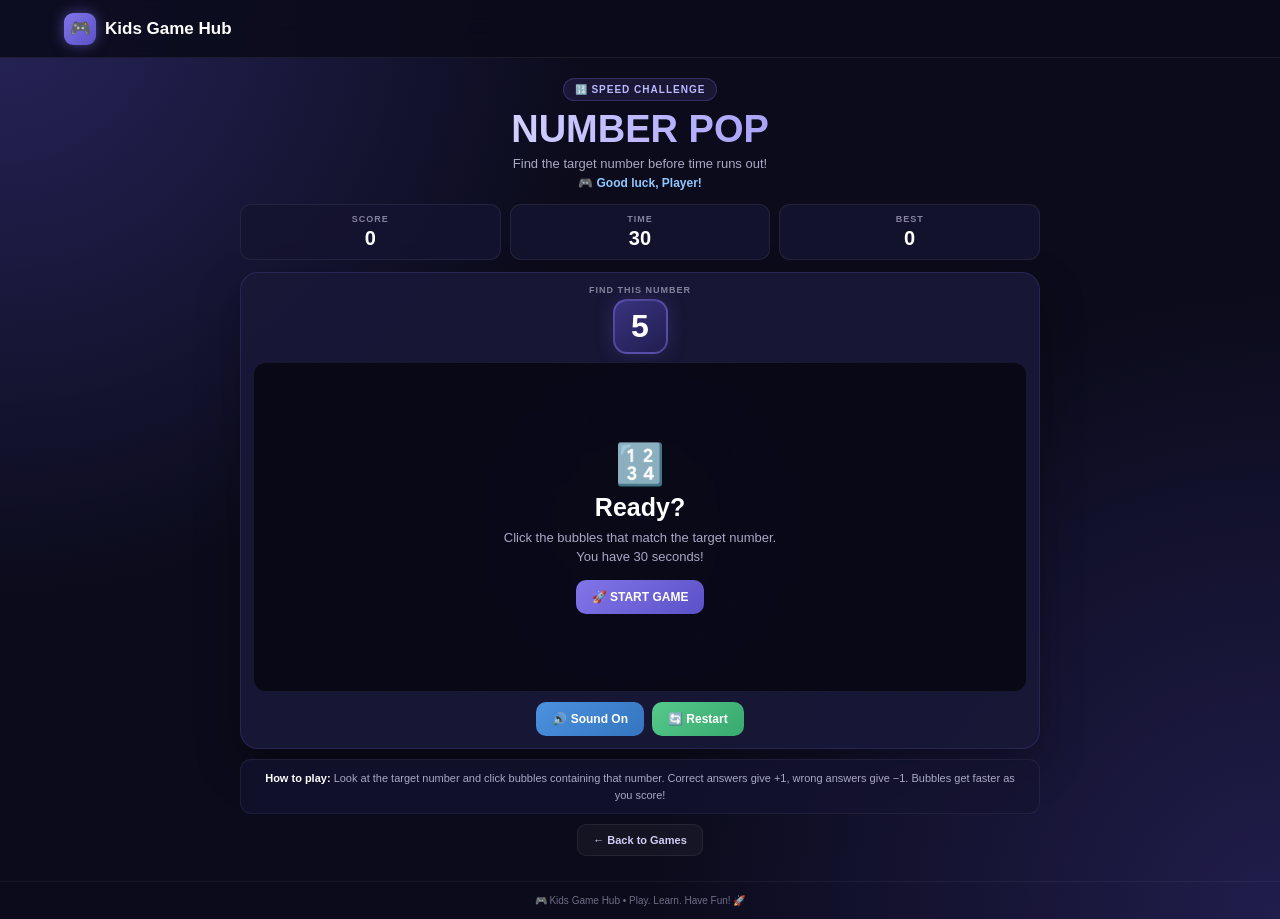
<file: games/number-pop.html>
<!doctype html>

<html lang="en">
  <head>
    <meta charset="UTF-8" />
    <meta name="viewport" content="width=device-width, initial-scale=1.0" />

    <title>Number Pop | Kids Game Hub</title>

    <style>
      * {
        box-sizing: border-box;
        margin: 0;
        padding: 0;
      }

      body {
        font-family: Arial, Helvetica, sans-serif;

        min-height: 100vh;

        color: white;

        background:
          radial-gradient(circle at top left, #27245a, transparent 38%),
          radial-gradient(circle at bottom right, #211d4c, transparent 40%),
          #0b0b1b;
      }

      nav {
        height: 58px;

        display: flex;
        align-items: center;

        padding: 0 5%;

        background: rgba(11, 11, 27, 0.88);

        backdrop-filter: blur(15px);

        border-bottom: 1px solid rgba(255, 255, 255, 0.07);
      }

      .logo {
        display: flex;
        align-items: center;

        gap: 9px;

        font-size: 17px;
        font-weight: 800;
      }

      .logo-icon {
        width: 32px;
        height: 32px;

        display: flex;
        align-items: center;
        justify-content: center;

        border-radius: 9px;

        background: linear-gradient(135deg, #8175e8, #5b51c8);

        box-shadow: 0 0 14px rgba(129, 117, 232, 0.5);
      }

      .page {
        width: min(800px, 92%);

        margin: auto;

        padding: 20px 0 25px;
      }

      .game-header {
        text-align: center;

        margin-bottom: 14px;
      }

      .eyebrow {
        display: inline-block;

        padding: 5px 11px;

        border-radius: 999px;

        color: #bdb8ff;

        background: rgba(129, 117, 232, 0.12);

        border: 1px solid rgba(129, 117, 232, 0.25);

        font-size: 10px;
        font-weight: 800;

        letter-spacing: 1px;

        margin-bottom: 7px;
      }

      h1 {
        font-size: clamp(27px, 4vw, 38px);

        background: linear-gradient(90deg, white, #bdb8ff, #8175e8);

        -webkit-background-clip: text;
        -webkit-text-fill-color: transparent;
      }

      .subtitle {
        margin-top: 5px;

        color: #aaa8c5;

        font-size: 13px;
      }

      #playerGreeting {
        margin-top: 5px;

        color: #8fc7ff;

        font-size: 12px;

        font-weight: 700;
      }

      /* HUD */

      .hud {
        display: grid;

        grid-template-columns: repeat(3, 1fr);

        gap: 9px;

        margin-bottom: 12px;
      }

      .hud-card {
        padding: 9px;

        text-align: center;

        border-radius: 11px;

        background: rgba(20, 19, 48, 0.9);

        border: 1px solid rgba(255, 255, 255, 0.07);
      }

      .hud-label {
        display: block;

        color: #85829c;

        font-size: 9px;

        font-weight: 800;

        letter-spacing: 1px;
      }

      .hud-value {
        display: block;

        margin-top: 3px;

        font-size: 20px;

        font-weight: 900;
      }

      /* GAME CARD */

      .game-card {
        padding: 12px;

        border-radius: 18px;

        background: rgba(25, 24, 55, 0.95);

        border: 1px solid rgba(129, 117, 232, 0.16);

        box-shadow: 0 18px 45px rgba(0, 0, 0, 0.3);
      }

      /* TARGET */

      .target-area {
        text-align: center;

        margin-bottom: 8px;
      }

      .target-label {
        color: #85829c;

        font-size: 9px;

        font-weight: 800;

        letter-spacing: 1px;

        margin-bottom: 4px;
      }

      .target-number {
        display: inline-flex;

        align-items: center;
        justify-content: center;

        min-width: 55px;
        height: 55px;

        padding: 4px 12px;

        border-radius: 14px;

        font-size: 32px;

        font-weight: 900;

        background: linear-gradient(145deg, #39337f, #211e50);

        border: 2px solid rgba(129, 117, 232, 0.45);

        box-shadow: 0 0 20px rgba(129, 117, 232, 0.2);
      }

      /* GAME AREA */

      #gameArea {
        position: relative;

        width: 100%;

        height: 330px;

        overflow: hidden;

        border-radius: 13px;

        background:
          linear-gradient(rgba(129, 117, 232, 0.035) 1px, transparent 1px),
          linear-gradient(
            90deg,
            rgba(129, 117, 232, 0.035) 1px,
            transparent 1px
          ),
          radial-gradient(
            circle at center,
            rgba(108, 99, 217, 0.08),
            transparent 65%
          ),
          #0b0b21;

        background-size:
          30px 30px,
          30px 30px,
          auto;

        border: 1px solid rgba(255, 255, 255, 0.05);
      }

      /* BUBBLES */

      .bubble {
        position: absolute;

        display: flex;

        align-items: center;
        justify-content: center;

        width: 48px;
        height: 48px;

        border-radius: 50%;

        cursor: pointer;

        user-select: none;

        color: white;

        font-size: 17px;

        font-weight: 900;

        background: radial-gradient(
          circle at 30% 25%,
          #8f88ed,
          #625bd0 55%,
          #4139a3 100%
        );

        border: 2px solid rgba(255, 255, 255, 0.55);

        box-shadow:
          0 0 12px rgba(129, 117, 232, 0.5),
          0 0 25px rgba(108, 99, 217, 0.25);

        transform: translate(-50%, -50%);

        transition:
          transform 0.12s,
          opacity 0.12s;
      }

      .bubble:hover {
        transform: translate(-50%, -50%) scale(1.1);
      }

      .bubble.correct {
        background: radial-gradient(
          circle at 30% 25%,
          #8ee7b7,
          #55c88a 55%,
          #2e9665 100%
        );

        transform: translate(-50%, -50%) scale(1.3);

        opacity: 0;
      }

      .bubble.wrong {
        background: radial-gradient(
          circle at 30% 25%,
          #ff8f98,
          #e8505b 55%,
          #a92d37 100%
        );

        transform: translate(-50%, -50%) scale(0.75);

        opacity: 0;
      }

      /* PROGRESSION MESSAGE */

      .progress-message {
        position: absolute;

        left: 50%;
        top: 16px;

        z-index: 30;

        transform: translateX(-50%) translateY(-10px);

        opacity: 0;

        pointer-events: none;

        white-space: nowrap;

        padding: 8px 13px;

        border-radius: 999px;

        color: white;

        background: rgba(25, 23, 59, 0.96);

        border: 1px solid rgba(129, 117, 232, 0.45);

        box-shadow: 0 8px 25px rgba(0, 0, 0, 0.3);

        font-size: 12px;

        font-weight: 900;

        transition:
          opacity 0.2s ease,
          transform 0.2s ease;
      }

      .progress-message.show {
        opacity: 1;

        transform: translateX(-50%) translateY(0);
      }

      /* OVERLAY */

      .overlay {
        position: absolute;

        inset: 0;

        z-index: 20;

        display: flex;

        align-items: center;
        justify-content: center;

        text-align: center;

        background: rgba(8, 8, 22, 0.88);

        backdrop-filter: blur(6px);
      }

      .overlay.hidden {
        display: none;
      }

      .overlay-box {
        width: 90%;

        max-width: 350px;
      }

      .overlay-icon {
        font-size: 40px;

        margin-bottom: 5px;
      }

      .overlay h2 {
        font-size: 25px;

        margin-bottom: 6px;
      }

      .overlay p {
        color: #aaa8c5;

        font-size: 13px;

        line-height: 1.5;

        margin-bottom: 13px;
      }

      .new-record {
        display: none;

        color: #ffd76a;

        font-size: 13px;

        font-weight: 900;

        margin-bottom: 6px;
      }

      button {
        border: none;

        cursor: pointer;

        color: white;

        font-family: inherit;

        font-size: 12px;

        font-weight: 800;

        padding: 10px 16px;

        border-radius: 10px;
      }

      .start-btn {
        background: linear-gradient(135deg, #8175e8, #5b51c8);
      }

      .controls {
        display: flex;

        justify-content: center;

        gap: 8px;

        margin-top: 10px;
      }

      #soundBtn {
        background: linear-gradient(135deg, #4c91df, #3475be);
      }

      #restartBtn {
        background: linear-gradient(135deg, #55c88a, #38a96f);
      }

      .instructions {
        margin-top: 10px;

        padding: 10px 14px;

        text-align: center;

        color: #aaa8c5;

        font-size: 11px;

        line-height: 1.5;

        border-radius: 11px;

        background: rgba(20, 19, 48, 0.75);

        border: 1px solid rgba(255, 255, 255, 0.06);
      }

      .instructions strong {
        color: white;
      }

      .back-to-games {
        display: block;

        width: fit-content;

        margin: 10px auto 0;

        padding: 9px 15px;

        border-radius: 9px;

        color: #cfcdf4;

        text-decoration: none;

        font-size: 11px;

        font-weight: 800;

        background: rgba(255, 255, 255, 0.04);

        border: 1px solid rgba(255, 255, 255, 0.07);

        transition: 0.2s ease;
      }

      .back-to-games:hover {
        color: white;

        background: rgba(129, 117, 232, 0.18);

        border-color: rgba(129, 117, 232, 0.4);

        transform: translateY(-2px);
      }

      footer {
        text-align: center;

        padding: 13px;

        color: #6f6c85;

        font-size: 10px;

        border-top: 1px solid rgba(255, 255, 255, 0.05);
      }

      @media (max-width: 600px) {
        .page {
          width: 94%;

          padding-top: 16px;
        }

        #gameArea {
          height: 330px;
        }

        .progress-message {
          max-width: 90%;

          overflow: hidden;

          text-overflow: ellipsis;
        }
      }
    </style>
  </head>

  <body>
    <nav>
      <div class="logo">
        <div class="logo-icon">🎮</div>

        Kids Game Hub
      </div>
    </nav>

    <main class="page">
      <header class="game-header">
        <div class="eyebrow">🔢 SPEED CHALLENGE</div>

        <h1>NUMBER POP</h1>

        <p class="subtitle">Find the target number before time runs out!</p>

        <div id="playerGreeting">🎮 Good luck, Player!</div>
      </header>

      <section class="hud">
        <div class="hud-card">
          <span class="hud-label"> SCORE </span>

          <span class="hud-value" id="score"> 0 </span>
        </div>

        <div class="hud-card">
          <span class="hud-label"> TIME </span>

          <span class="hud-value" id="timer"> 30 </span>
        </div>

        <div class="hud-card">
          <span class="hud-label"> BEST </span>

          <span class="hud-value" id="bestScore"> 0 </span>
        </div>
      </section>

      <section class="game-card">
        <div class="target-area">
          <div class="target-label">FIND THIS NUMBER</div>

          <div class="target-number" id="target">5</div>
        </div>

        <div id="gameArea">
          <div
            class="progress-message"
            id="progressMessage"
            aria-live="polite"
          ></div>

          <div class="overlay" id="startOverlay">
            <div class="overlay-box">
              <div class="overlay-icon">🔢</div>

              <h2>Ready?</h2>

              <p>
                Click the bubbles that match the target number.
                <br />
                You have 30 seconds!
              </p>

              <button class="start-btn" id="startBtn">🚀 START GAME</button>
            </div>
          </div>

          <div class="overlay hidden" id="gameOverOverlay">
            <div class="overlay-box">
              <div class="new-record" id="newRecord">⭐ NEW RECORD! ⭐</div>

              <div class="overlay-icon">🏆</div>

              <h2>Time's Up!</h2>

              <p>
                Your score:
                <strong id="finalScore"> 0 </strong>
              </p>

              <button class="start-btn" id="playAgainBtn">🔄 PLAY AGAIN</button>
            </div>
          </div>
        </div>

        <div class="controls">
          <button id="soundBtn">🔊 Sound On</button>

          <button id="restartBtn">🔄 Restart</button>
        </div>
      </section>

      <div class="instructions">
        <strong>How to play:</strong>
        Look at the target number and click bubbles containing that number.
        Correct answers give +1, wrong answers give −1. Bubbles get faster as
        you score!
      </div>

      <a href="../index.html#games" class="back-to-games"> ← Back to Games </a>
    </main>

    <footer>🎮 Kids Game Hub • Play. Learn. Have Fun! 🚀</footer>

    <script>
      const playerName = localStorage.getItem("kidsGamePlayerName") || "Player";

      document.getElementById("playerGreeting").textContent =
        `🎮 Good luck, ${playerName}!`;

      let score = 0;

      let target = 5;

      let timeLeft = 30;

      let gameRunning = false;

      let soundEnabled = true;

      let timerInterval = null;

      let bubbleInterval = null;

      let bestScore = Number(localStorage.getItem("numberPopBest")) || 0;

      const scoreDisplay = document.getElementById("score");

      const timerDisplay = document.getElementById("timer");

      const bestDisplay = document.getElementById("bestScore");

      const targetDisplay = document.getElementById("target");

      const gameArea = document.getElementById("gameArea");

      const startOverlay = document.getElementById("startOverlay");

      const gameOverOverlay = document.getElementById("gameOverOverlay");

      const finalScore = document.getElementById("finalScore");

      const newRecord = document.getElementById("newRecord");

      const progressMessage = document.getElementById("progressMessage");

      const soundBtn = document.getElementById("soundBtn");

      const restartBtn = document.getElementById("restartBtn");

      const startBtn = document.getElementById("startBtn");

      const playAgainBtn = document.getElementById("playAgainBtn");

      bestDisplay.textContent = bestScore;

      let audioContext = null;

      /* =========================
     SHARED PROGRESSION SYSTEM
  ========================== */

      function getPlayerXP() {
        return Number(localStorage.getItem("kidsGameXP")) || 0;
      }

      function addPlayerXP(amount) {
        const currentXP = getPlayerXP();

        const newXP = currentXP + amount;

        localStorage.setItem("kidsGameXP", newXP);

        return newXP;
      }

      function getGamesPlayed() {
        return Number(localStorage.getItem("kidsGamesPlayed")) || 0;
      }

      function incrementGamesPlayed() {
        const gamesPlayed = getGamesPlayed() + 1;

        localStorage.setItem("kidsGamesPlayed", gamesPlayed);

        return gamesPlayed;
      }

      function getAchievements() {
        try {
          return JSON.parse(localStorage.getItem("kidsAchievements")) || [];
        } catch (error) {
          return [];
        }
      }

      function saveAchievements(achievements) {
        localStorage.setItem("kidsAchievements", JSON.stringify(achievements));
      }

      function unlockAchievement(achievementId) {
        const achievements = getAchievements();

        if (achievements.includes(achievementId)) {
          return false;
        }

        achievements.push(achievementId);

        saveAchievements(achievements);

        return true;
      }

      function showProgressMessage(message) {
        progressMessage.textContent = message;

        progressMessage.classList.add("show");

        setTimeout(function () {
          progressMessage.classList.remove("show");
        }, 2400);
      }

      function awardProgression(finalScore) {
        /*
      Number Pop:
      10 base XP + score XP
      Maximum performance XP = 50
    */

        const xpEarned = 10 + Math.min(finalScore, 50);

        const newXP = addPlayerXP(xpEarned);

        const gamesPlayed = incrementGamesPlayed();

        let newAchievements = [];

        if (unlockAchievement("first_game")) {
          newAchievements.push("🎮 First Game!");
        }

        if (finalScore >= 10 && unlockAchievement("number_pop_10")) {
          newAchievements.push("⭐ Number Hunter!");
        }

        if (finalScore >= 25 && unlockAchievement("number_pop_25")) {
          newAchievements.push("🔥 Number Master!");
        }

        if (finalScore >= 50 && unlockAchievement("number_pop_50")) {
          newAchievements.push("🏆 Number Legend!");
        }

        let message = `⭐ +${xpEarned} XP`;

        if (newAchievements.length > 0) {
          message += ` • ${newAchievements[0]}`;
        }

        showProgressMessage(message);

        console.log("Number Pop progression updated:", {
          xp: newXP,
          gamesPlayed: gamesPlayed,
          achievements: getAchievements(),
        });
      }

      /* =========================
     SOUND
  ========================== */

      function playSound(frequency, duration, type = "sine", volume = 0.07) {
        if (!soundEnabled) {
          return;
        }

        if (!audioContext) {
          audioContext = new (
            window.AudioContext || window.webkitAudioContext
          )();
        }

        const oscillator = audioContext.createOscillator();

        const gain = audioContext.createGain();

        oscillator.type = type;

        oscillator.frequency.value = frequency;

        gain.gain.setValueAtTime(volume, audioContext.currentTime);

        gain.gain.exponentialRampToValueAtTime(
          0.001,
          audioContext.currentTime + duration,
        );

        oscillator.connect(gain);

        gain.connect(audioContext.destination);

        oscillator.start();

        oscillator.stop(audioContext.currentTime + duration);
      }

      /* =========================
     SCORE
  ========================== */

      function updateScore() {
        scoreDisplay.textContent = score;

        if (score > bestScore) {
          bestScore = score;

          bestDisplay.textContent = bestScore;
        }
      }

      /* =========================
     TARGET
  ========================== */

      function changeTarget() {
        target = Math.floor(Math.random() * 9) + 1;

        targetDisplay.textContent = target;
      }

      /* =========================
     BUBBLES
  ========================== */

      function createBubble() {
        if (!gameRunning) {
          return;
        }

        const bubble = document.createElement("div");

        bubble.className = "bubble";

        let number;

        const targetChance = Math.min(0.42 + score * 0.012, 0.72);

        if (Math.random() < targetChance) {
          number = target;
        } else {
          do {
            number = Math.floor(Math.random() * 9) + 1;
          } while (number === target);
        }

        bubble.textContent = number;

        bubble.dataset.number = number;

        bubble.style.left = Math.random() * 88 + 6 + "%";

        bubble.style.top = Math.random() * 88 + 6 + "%";

        gameArea.appendChild(bubble);

        bubble.addEventListener("click", function () {
          if (!gameRunning) {
            return;
          }

          const number = Number(bubble.dataset.number);

          if (number === target) {
            score++;

            bubble.classList.add("correct");

            playSound(750, 0.12, "sine", 0.08);

            changeTarget();

            document.querySelectorAll(".bubble").forEach((oldBubble) => {
              if (oldBubble !== bubble) {
                oldBubble.remove();
              }
            });

            const newBubbleCount = 7 + Math.floor(score / 3);

            for (let i = 0; i < newBubbleCount; i++) {
              createBubble();
            }

            updateScore();

            setTimeout(() => bubble.remove(), 120);
          } else {
            score = Math.max(0, score - 1);

            bubble.classList.add("wrong");

            playSound(180, 0.15, "square", 0.07);

            updateScore();

            setTimeout(() => bubble.remove(), 120);
          }
        });

        const lifeTime = Math.max(900, 2800 - score * 55);

        setTimeout(() => {
          if (bubble.isConnected) {
            bubble.remove();
          }
        }, lifeTime);
      }

      function createInitialBubbles() {
        gameArea
          .querySelectorAll(".bubble")
          .forEach((bubble) => bubble.remove());

        for (let i = 0; i < 7; i++) {
          createBubble();
        }
      }

      function startBubbleSpawner() {
        clearInterval(bubbleInterval);

        bubbleInterval = setInterval(
          function () {
            if (!gameRunning) {
              return;
            }

            const currentCount = document.querySelectorAll(".bubble").length;

            const maxBubbles = Math.min(7 + Math.floor(score / 3), 18);

            if (currentCount < maxBubbles) {
              createBubble();
            }
          },
          Math.max(400, 950 - score * 15),
        );
      }

      /* =========================
     TIMER
  ========================== */

      function startTimer() {
        clearInterval(timerInterval);

        timerInterval = setInterval(function () {
          if (!gameRunning) {
            return;
          }

          timeLeft--;

          timerDisplay.textContent = timeLeft;

          if (timeLeft <= 5 && timeLeft > 0) {
            playSound(500, 0.08, "square", 0.04);
          }

          if (timeLeft <= 0) {
            endGame();
          }
        }, 1000);
      }

      /* =========================
     START GAME
  ========================== */

      function startGame() {
        clearInterval(timerInterval);

        clearInterval(bubbleInterval);

        score = 0;

        timeLeft = 30;

        gameRunning = true;

        scoreDisplay.textContent = "0";

        timerDisplay.textContent = "30";

        bestDisplay.textContent = bestScore;

        newRecord.style.display = "none";

        gameOverOverlay.classList.add("hidden");

        startOverlay.classList.add("hidden");

        changeTarget();

        createInitialBubbles();

        startTimer();

        startBubbleSpawner();

        playSound(520, 0.1, "sine", 0.05);
      }

      /* =========================
     END GAME
  ========================== */

      function endGame() {
        if (!gameRunning) {
          return;
        }

        gameRunning = false;

        clearInterval(timerInterval);

        clearInterval(bubbleInterval);

        finalScore.textContent = score;

        const oldBest = Number(localStorage.getItem("numberPopBest")) || 0;

        if (score > oldBest) {
          bestScore = score;

          localStorage.setItem("numberPopBest", score);

          bestDisplay.textContent = score;

          newRecord.style.display = "block";

          playSound(659, 0.18, "triangle", 0.08);

          setTimeout(() => playSound(784, 0.18, "triangle", 0.08), 100);

          setTimeout(() => playSound(1046, 0.25, "triangle", 0.08), 200);
        } else {
          newRecord.style.display = "none";

          playSound(220, 0.3, "sawtooth", 0.05);
        }

        gameArea
          .querySelectorAll(".bubble")
          .forEach((bubble) => bubble.remove());

        /*
      Update shared player
      progression only after
      the game has actually
      been completed.
    */
        awardProgression(score);

        gameOverOverlay.classList.remove("hidden");
      }

      /* =========================
     BUTTONS
  ========================== */

      soundBtn.addEventListener("click", function () {
        soundEnabled = !soundEnabled;

        soundBtn.textContent = soundEnabled ? "🔊 Sound On" : "🔇 Sound Off";
      });

      startBtn.addEventListener("click", startGame);

      playAgainBtn.addEventListener("click", startGame);

      restartBtn.addEventListener("click", startGame);

      bestDisplay.textContent = bestScore;

      targetDisplay.textContent = target;
    </script>
  </body>
</html>
</file>
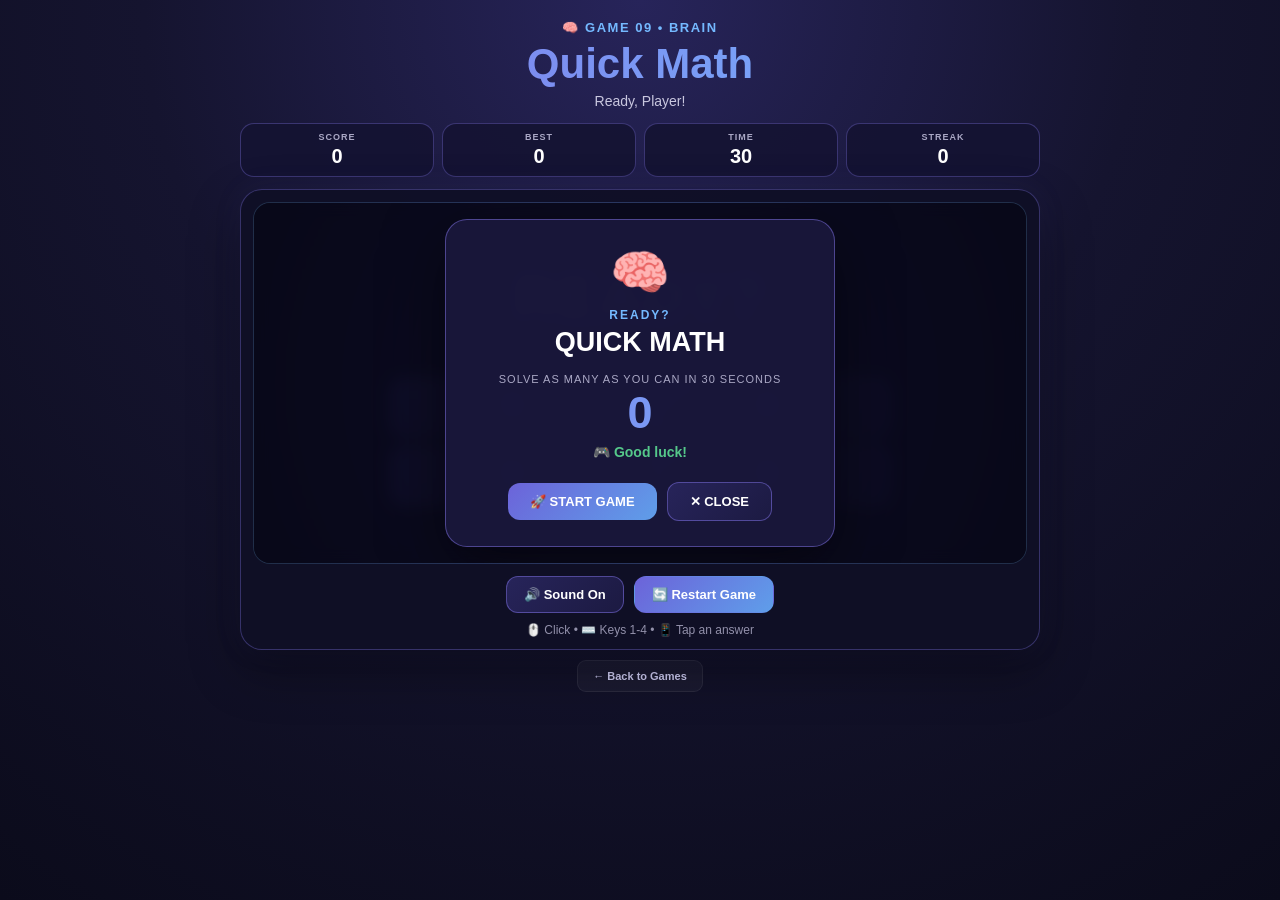
<file: games/quick-math.html>
<!doctype html>

<html lang="en">
  <head>
    <meta charset="UTF-8" />
    <meta name="viewport" content="width=device-width, initial-scale=1.0" />

    <title>Quick Math - Kids Game Hub</title>

    <style>
      * {
        box-sizing: border-box;
        margin: 0;
        padding: 0;
      }

      body {
        min-height: 100vh;
        font-family: Arial, sans-serif;
        color: white;
        background: radial-gradient(
          circle at top,
          #27245a 0%,
          #15142f 45%,
          #0b0b1b 100%
        );
      }

      .page {
        width: min(800px, 92%);
        margin: auto;
        padding: 20px 0 25px;
      }

      .top {
        text-align: center;
        margin-bottom: 14px;
      }

      .game-label {
        color: #74b9ff;
        font-size: 13px;
        font-weight: bold;
        letter-spacing: 1.5px;
        margin-bottom: 5px;
      }

      h1 {
        font-size: clamp(28px, 5vw, 42px);
        font-weight: 900;
        background: linear-gradient(90deg, #8175e8, #74b9ff);
        -webkit-background-clip: text;
        -webkit-text-fill-color: transparent;
      }

      .greeting {
        margin-top: 5px;
        color: #c9c7df;
        font-size: 14px;
      }

      .hud {
        display: grid;
        grid-template-columns: repeat(4, 1fr);
        gap: 8px;
        margin-bottom: 12px;
      }

      .hud-box {
        background: rgba(20, 19, 50, 0.9);
        border: 1px solid rgba(129, 117, 232, 0.35);
        border-radius: 14px;
        padding: 8px;
        text-align: center;
      }

      .hud-label {
        color: #aaa8c5;
        font-size: 9px;
        font-weight: bold;
        letter-spacing: 1px;
      }

      .hud-value {
        margin-top: 3px;
        font-size: 20px;
        font-weight: 900;
      }

      .game-card {
        position: relative;
        background: rgba(15, 15, 38, 0.94);
        border: 1px solid rgba(129, 117, 232, 0.35);
        border-radius: 22px;
        padding: 12px;
        box-shadow:
          0 20px 50px rgba(0, 0, 0, 0.35),
          0 0 30px rgba(108, 99, 217, 0.08);
      }

      #gameArea {
        position: relative;
        min-height: 360px;
        overflow: hidden;
        border-radius: 17px;
        background: radial-gradient(
          circle at center,
          #222052 0%,
          #12112d 60%,
          #0b0b1b 100%
        );
        border: 1px solid rgba(116, 185, 255, 0.2);
        touch-action: manipulation;
      }

      .math-content {
        min-height: 360px;
        display: flex;
        flex-direction: column;
        align-items: center;
        justify-content: center;
        padding: 25px;
      }

      .question-label {
        color: #aaa8c5;
        font-size: 12px;
        font-weight: bold;
        letter-spacing: 2px;
        margin-bottom: 12px;
      }

      .question {
        min-height: 70px;
        display: flex;
        align-items: center;
        justify-content: center;
        text-align: center;
        font-size: clamp(38px, 8vw, 58px);
        font-weight: 900;
        letter-spacing: 2px;
        background: linear-gradient(90deg, #ffffff, #b8b0ff, #74cfff);
        -webkit-background-clip: text;
        -webkit-text-fill-color: transparent;
      }

      .streak {
        min-height: 24px;
        margin-top: 5px;
        color: #55c88a;
        font-size: 14px;
        font-weight: 800;
      }

      .answers {
        width: min(500px, 100%);
        display: grid;
        grid-template-columns: repeat(2, 1fr);
        gap: 10px;
        margin-top: 18px;
      }

      .answer-button {
        min-height: 58px;
        border: 1px solid rgba(129, 117, 232, 0.4);
        border-radius: 14px;
        color: white;
        background: linear-gradient(
          135deg,
          rgba(39, 36, 90, 0.95),
          rgba(28, 26, 66, 0.95)
        );
        font-size: 20px;
        font-weight: 900;
        cursor: pointer;
        transition:
          transform 0.15s,
          border-color 0.15s,
          background 0.15s;
      }

      .answer-button:hover {
        transform: translateY(-2px);
        border-color: #8175e8;
      }

      .answer-button.correct {
        background: rgba(85, 200, 138, 0.2);
        border-color: #55c88a;
      }

      .answer-button.wrong {
        background: rgba(255, 80, 100, 0.18);
        border-color: #ff6075;
      }

      .answer-button:disabled {
        cursor: default;
      }

      .question-number {
        margin-top: 14px;
        color: #77778d;
        font-size: 11px;
      }

      .controls {
        display: flex;
        justify-content: center;
        align-items: center;
        gap: 10px;
        flex-wrap: wrap;
        margin-top: 12px;
      }

      .control-button {
        border: 1px solid rgba(129, 117, 232, 0.5);
        background: linear-gradient(135deg, #27245a, #1c1a42);
        color: white;
        padding: 10px 17px;
        border-radius: 12px;
        font-size: 13px;
        font-weight: 800;
        cursor: pointer;
        transition: 0.2s ease;
      }

      .control-button:hover {
        transform: translateY(-2px);
        border-color: #8175e8;
      }

      .restart-button {
        background: linear-gradient(135deg, #6c63d9, #5f9eea);
        border-color: transparent;
      }

      .instructions {
        text-align: center;
        color: #9290aa;
        font-size: 12px;
        margin-top: 10px;
      }

      .overlay {
        position: absolute;
        inset: 0;
        z-index: 20;
        display: flex;
        justify-content: center;
        align-items: center;
        padding: 20px;
        background: rgba(8, 8, 25, 0.78);
        backdrop-filter: blur(8px);
      }

      .overlay.hidden {
        display: none;
      }

      .overlay-box {
        width: min(390px, 90%);
        padding: 25px 20px;
        text-align: center;
        border-radius: 22px;
        background: rgba(25, 23, 59, 0.97);
        border: 1px solid rgba(129, 117, 232, 0.5);
        box-shadow: 0 20px 60px rgba(0, 0, 0, 0.5);
      }

      .trophy {
        font-size: 48px;
        margin-bottom: 7px;
      }

      .overlay-small {
        color: #74b9ff;
        font-size: 12px;
        font-weight: bold;
        letter-spacing: 2px;
      }

      .overlay-box h2 {
        margin-top: 5px;
        font-size: 27px;
      }

      .final-score-label {
        color: #aaa8c5;
        font-size: 11px;
        margin-top: 15px;
        letter-spacing: 1px;
      }

      .final-score {
        font-size: 45px;
        font-weight: 900;
        margin-top: 2px;
        background: linear-gradient(90deg, #8175e8, #74b9ff);
        -webkit-background-clip: text;
        -webkit-text-fill-color: transparent;
      }

      .record-message {
        color: #55c88a;
        font-size: 14px;
        font-weight: bold;
        margin-top: 5px;
        min-height: 20px;
      }

      .overlay-actions {
        display: flex;
        justify-content: center;
        align-items: center;
        gap: 10px;
        flex-wrap: wrap;
        margin-top: 18px;
      }

      .overlay-button {
        border: none;
        padding: 11px 22px;
        border-radius: 12px;
        color: white;
        font-size: 13px;
        font-weight: 900;
        cursor: pointer;
        background: linear-gradient(135deg, #6c63d9, #5f9ee9);
      }

      .overlay-actions .overlay-button {
        margin-top: 0;
      }

      .overlay-button.close-button {
        background: linear-gradient(135deg, #27245a, #1c1a42);
        border: 1px solid rgba(129, 117, 232, 0.5);
      }

      .back-to-games {
        display: block;
        width: fit-content;
        margin: 10px auto 0;
        padding: 9px 15px;
        border-radius: 9px;
        color: #cfcdf4;
        text-decoration: none;
        font-size: 11px;
        font-weight: 800;
        background: rgba(255, 255, 255, 0.04);
        border: 1px solid rgba(255, 255, 255, 0.07);
        transition: 0.2s ease;
      }

      .back-to-games:hover {
        color: white;
        background: rgba(129, 117, 232, 0.18);
        border-color: rgba(129, 117, 232, 0.4);
        transform: translateY(-2px);
      }

      @media (max-width: 600px) {
        .page {
          padding: 15px 0 20px;
        }

        #gameArea {
          min-height: 330px;
        }

        .math-content {
          min-height: 330px;
          padding: 18px;
        }

        .hud {
          gap: 5px;
        }

        .hud-box {
          padding: 7px 4px;
        }

        .hud-value {
          font-size: 17px;
        }

        .control-button {
          padding: 9px 13px;
          font-size: 12px;
        }

        .answer-button {
          min-height: 55px;
          font-size: 18px;
        }
      }
    </style>
  </head>

  <body>
    <div class="page">
      <div class="top">
        <div class="game-label">🧠 GAME 09 • BRAIN</div>

        <h1>Quick Math</h1>

        <div id="greeting" class="greeting">Ready, Player!</div>
      </div>

      <div class="hud">
        <div class="hud-box">
          <div class="hud-label">SCORE</div>
          <div id="score" class="hud-value">0</div>
        </div>

        <div class="hud-box">
          <div class="hud-label">BEST</div>
          <div id="bestScore" class="hud-value">0</div>
        </div>

        <div class="hud-box">
          <div class="hud-label">TIME</div>
          <div id="time" class="hud-value">30</div>
        </div>

        <div class="hud-box">
          <div class="hud-label">STREAK</div>
          <div id="streak" class="hud-value">0</div>
        </div>
      </div>

      <div class="game-card">
        <div id="gameArea">
          <div class="math-content">
            <div class="question-label">SOLVE THIS!</div>

            <div id="question" class="question">READY?</div>

            <div id="streakMessage" class="streak"></div>

            <div id="answers" class="answers">
              <button class="answer-button" data-index="0">?</button>

              <button class="answer-button" data-index="1">?</button>

              <button class="answer-button" data-index="2">?</button>

              <button class="answer-button" data-index="3">?</button>
            </div>

            <div id="questionNumber" class="question-number">Question 0</div>
          </div>

          <div id="overlay" class="overlay">
            <div class="overlay-box">
              <div id="overlayTrophy" class="trophy">🧠</div>

              <div id="overlaySmall" class="overlay-small">READY?</div>

              <h2 id="overlayTitle">QUICK MATH</h2>

              <div class="final-score-label">
                SOLVE AS MANY AS YOU CAN IN 30 SECONDS
              </div>

              <div id="finalScore" class="final-score">0</div>

              <div id="recordMessage" class="record-message">🎮 Good luck!</div>

              <div class="overlay-actions">
                <button id="overlayButton" class="overlay-button">
                  🚀 START GAME
                </button>

                <button id="closeButton" class="overlay-button close-button">
                  ✕ CLOSE
                </button>
              </div>
            </div>
          </div>
        </div>

        <div class="controls">
          <button id="soundBtn" class="control-button">🔊 Sound On</button>

          <button id="restartBtn" class="control-button restart-button">
            🔄 Restart Game
          </button>
        </div>

        <div class="instructions">
          🖱️ Click • ⌨️ Keys 1-4 • 📱 Tap an answer
        </div>
      </div>

      <a href="../index.html#games" class="back-to-games"> ← Back to Games </a>
    </div>

    <script>
      const gameArea = document.getElementById("gameArea");

      const overlay = document.getElementById("overlay");

      const overlayButton = document.getElementById("overlayButton");

      const closeButton = document.getElementById("closeButton");

      const restartBtn = document.getElementById("restartBtn");

      const soundBtn = document.getElementById("soundBtn");

      const questionElement = document.getElementById("question");

      const answersContainer = document.getElementById("answers");

      const answerButtons = document.querySelectorAll(".answer-button");

      const scoreElement = document.getElementById("score");

      const bestElement = document.getElementById("bestScore");

      const timeElement = document.getElementById("time");

      const streakElement = document.getElementById("streak");

      const streakMessage = document.getElementById("streakMessage");

      const questionNumberElement = document.getElementById("questionNumber");

      const finalScoreElement = document.getElementById("finalScore");

      const recordMessage = document.getElementById("recordMessage");

      const overlayTrophy = document.getElementById("overlayTrophy");

      const overlaySmall = document.getElementById("overlaySmall");

      const overlayTitle = document.getElementById("overlayTitle");

      const greeting = document.getElementById("greeting");

      let score = 0;

      let bestScore = Number(localStorage.getItem("quickMathBest")) || 0;

      let timeLeft = 30;

      let streak = 0;

      let questionNumber = 0;

      let correctAnswer = 0;

      let running = false;

      let soundOn = true;

      let timer = null;

      let audioContext = null;

      /*
      ==========================================
      PROGRESSION STATE
      ==========================================
      */

      let progressionAwarded = false;

      /*
      ==========================================
      INITIAL BEST
      ==========================================
      */

      bestElement.textContent = bestScore;

      /*
      ==========================================
      PLAYER NAME
      ==========================================
      */

      const savedName = localStorage.getItem("kidsGamePlayerName");

      if (savedName) {
        greeting.textContent = `Ready, ${savedName}!`;
      }

      /*
      ==========================================
      SHARED PROGRESSION
      ==========================================
      */

      function getPlayerXP() {
        return Number(localStorage.getItem("kidsGameXP")) || 0;
      }

      function addPlayerXP(amount) {
        const currentXP = getPlayerXP();

        const newXP = currentXP + amount;

        localStorage.setItem("kidsGameXP", newXP);

        return newXP;
      }

      function getGamesPlayed() {
        return Number(localStorage.getItem("kidsGamesPlayed")) || 0;
      }

      function incrementGamesPlayed() {
        const gamesPlayed = getGamesPlayed() + 1;

        localStorage.setItem("kidsGamesPlayed", gamesPlayed);

        return gamesPlayed;
      }

      function getAchievements() {
        try {
          return JSON.parse(localStorage.getItem("kidsAchievements")) || [];
        } catch (error) {
          return [];
        }
      }

      function saveAchievements(achievements) {
        localStorage.setItem("kidsAchievements", JSON.stringify(achievements));
      }

      function unlockAchievement(achievementId) {
        const achievements = getAchievements();

        if (achievements.includes(achievementId)) {
          return false;
        }

        achievements.push(achievementId);

        saveAchievements(achievements);

        return true;
      }

      /*
      ==========================================
      QUICK MATH PROGRESSION
      ==========================================
      */

      function awardProgression(finalScore) {
        if (progressionAwarded) {
          return;
        }

        progressionAwarded = true;

        const xpEarned = 10 + Math.min(finalScore, 50);

        addPlayerXP(xpEarned);

        incrementGamesPlayed();

        const newAchievements = [];

        if (unlockAchievement("quick_math_first")) {
          newAchievements.push("🧠 Math Starter!");
        }

        if (finalScore >= 15 && unlockAchievement("quick_math_15")) {
          newAchievements.push("⭐ Quick Thinker!");
        }

        if (finalScore >= 30 && unlockAchievement("quick_math_30")) {
          newAchievements.push("🔥 Math Master!");
        }

        if (finalScore >= 50 && unlockAchievement("quick_math_50")) {
          newAchievements.push("🏆 Math Legend!");
        }

        let progressionMessage = `⭐ +${xpEarned} XP`;

        if (newAchievements.length > 0) {
          progressionMessage += ` • ${newAchievements[0]}`;
        }

        return progressionMessage;
      }

      /*
      ==========================================
      SOUND
      ==========================================
      */

      function playSound(frequency, duration, type, volume) {
        if (!soundOn) {
          return;
        }

        try {
          if (!audioContext) {
            audioContext = new (
              window.AudioContext || window.webkitAudioContext
            )();
          }

          if (audioContext.state === "suspended") {
            audioContext.resume();
          }

          const oscillator = audioContext.createOscillator();

          const gain = audioContext.createGain();

          oscillator.type = type || "sine";

          oscillator.frequency.value = frequency;

          gain.gain.setValueAtTime(volume || 0.05, audioContext.currentTime);

          gain.gain.exponentialRampToValueAtTime(
            0.001,
            audioContext.currentTime + duration,
          );

          oscillator.connect(gain);

          gain.connect(audioContext.destination);

          oscillator.start();

          oscillator.stop(audioContext.currentTime + duration);
        } catch (error) {}
      }

      soundBtn.addEventListener("click", function () {
        soundOn = !soundOn;

        soundBtn.textContent = soundOn ? "🔊 Sound On" : "🔇 Sound Off";

        if (soundOn) {
          playSound(600, 0.08, "sine", 0.05);
        }
      });

      /*
      ==========================================
      RANDOM HELPERS
      ==========================================
      */

      function randomInt(min, max) {
        return Math.floor(Math.random() * (max - min + 1)) + min;
      }

      function shuffle(array) {
        for (let i = array.length - 1; i > 0; i--) {
          const j = Math.floor(Math.random() * (i + 1));

          [array[i], array[j]] = [array[j], array[i]];
        }

        return array;
      }

      /*
      ==========================================
      QUESTION GENERATOR
      ==========================================
      */

      function generateQuestion() {
        let a;

        let b;

        let answer;

        let operator;

        /*
        Difficulty increases with score.
        */

        if (score < 5) {
          operator = Math.random() < 0.6 ? "+" : "-";

          a = randomInt(1, 10);

          b = randomInt(1, 10);
        } else if (score < 12) {
          const type = randomInt(1, 3);

          if (type === 1) {
            operator = "+";

            a = randomInt(5, 25);

            b = randomInt(5, 25);
          } else if (type === 2) {
            operator = "-";

            a = randomInt(10, 30);

            b = randomInt(1, a);
          } else {
            operator = "×";

            a = randomInt(2, 9);

            b = randomInt(2, 9);
          }
        } else if (score < 20) {
          const type = randomInt(1, 3);

          if (type === 1) {
            operator = "+";

            a = randomInt(10, 50);

            b = randomInt(10, 50);
          } else if (type === 2) {
            operator = "-";

            a = randomInt(20, 70);

            b = randomInt(5, a);
          } else {
            operator = "×";

            a = randomInt(3, 12);

            b = randomInt(2, 10);
          }
        } else {
          const type = randomInt(1, 3);

          if (type === 1) {
            operator = "+";

            a = randomInt(20, 100);

            b = randomInt(20, 100);
          } else if (type === 2) {
            operator = "-";

            a = randomInt(40, 120);

            b = randomInt(10, a);
          } else {
            operator = "×";

            a = randomInt(5, 15);

            b = randomInt(3, 12);
          }
        }

        if (operator === "+") {
          answer = a + b;
        } else if (operator === "-") {
          answer = a - b;
        } else {
          answer = a * b;
        }

        correctAnswer = answer;

        questionElement.textContent = `${a} ${operator} ${b} = ?`;

        questionNumber++;

        questionNumberElement.textContent = `Question ${questionNumber}`;

        createAnswers(answer);
      }

      /*
      ==========================================
      ANSWERS
      ==========================================
      */

      function createAnswers(answer) {
        const answers = [answer];

        while (answers.length < 4) {
          const spread = Math.max(3, Math.floor(Math.abs(answer) * 0.25));

          let wrong = answer + randomInt(-spread, spread);

          if (wrong === answer) {
            wrong += randomInt(1, 5);
          }

          if (wrong < 0) {
            wrong = Math.abs(wrong) + 1;
          }

          if (!answers.includes(wrong)) {
            answers.push(wrong);
          }
        }

        shuffle(answers);

        answerButtons.forEach(function (button, index) {
          button.textContent = answers[index];

          button.dataset.answer = answers[index];

          button.disabled = false;

          button.classList.remove("correct", "wrong");
        });
      }

      /*
      ==========================================
      ANSWER CLICK
      ==========================================
      */

      answerButtons.forEach(function (button) {
        button.addEventListener("click", function () {
          if (!running) {
            return;
          }

          checkAnswer(Number(button.dataset.answer), button);
        });
      });

      function checkAnswer(selectedAnswer, clickedButton) {
        if (!running) {
          return;
        }

        answerButtons.forEach(function (button) {
          button.disabled = true;
        });

        if (selectedAnswer === correctAnswer) {
          score++;

          streak++;

          clickedButton.classList.add("correct");

          playSound(720, 0.1, "sine", 0.07);

          if (streak >= 3) {
            streakMessage.textContent = `🔥 ${streak} IN A ROW!`;

            playSound(950, 0.12, "triangle", 0.05);
          } else {
            streakMessage.textContent = "";
          }
        } else {
          streak = 0;

          clickedButton.classList.add("wrong");

          answerButtons.forEach(function (button) {
            if (Number(button.dataset.answer) === correctAnswer) {
              button.classList.add("correct");
            }
          });

          streakMessage.textContent = "❌ Try the next one!";

          playSound(180, 0.15, "square", 0.06);
        }

        scoreElement.textContent = score;

        streakElement.textContent = streak;

        /*
        Update live best.
        */

        if (score > bestScore) {
          bestScore = score;

          bestElement.textContent = bestScore;
        }

        setTimeout(function () {
          if (running) {
            generateQuestion();
          }
        }, 220);
      }

      /*
      ==========================================
      KEYBOARD 1-4
      ==========================================
      */

      document.addEventListener("keydown", function (event) {
        if (!running) {
          return;
        }

        const key = Number(event.key);

        if (key >= 1 && key <= 4) {
          const button = answerButtons[key - 1];

          if (button && !button.disabled) {
            button.click();
          }
        }
      });

      /*
      ==========================================
      TIMER
      ==========================================
      */

      function startTimer() {
        clearInterval(timer);

        timer = setInterval(function () {
          if (!running) {
            return;
          }

          timeLeft--;

          timeElement.textContent = timeLeft;

          if (timeLeft <= 5) {
            timeElement.style.color = "#ff6075";
          } else {
            timeElement.style.color = "white";
          }

          if (timeLeft <= 0) {
            endGame();
          }
        }, 1000);
      }

      /*
      ==========================================
      START GAME
      ==========================================
      */

      function startGame() {
        clearInterval(timer);

        progressionAwarded = false;

        score = 0;

        timeLeft = 30;

        streak = 0;

        questionNumber = 0;

        running = true;

        scoreElement.textContent = "0";

        bestElement.textContent = bestScore;

        timeElement.textContent = "30";

        timeElement.style.color = "white";

        streakElement.textContent = "0";

        streakMessage.textContent = "";

        overlay.classList.add("hidden");

        generateQuestion();

        startTimer();

        playSound(500, 0.1, "sine", 0.05);
      }

      /*
      ==========================================
      END GAME
      ==========================================
      */

      function endGame() {
        if (!running) {
          return;
        }

        running = false;

        clearInterval(timer);

        answerButtons.forEach(function (button) {
          button.disabled = true;
        });

        const oldBest = Number(localStorage.getItem("quickMathBest")) || 0;

        const isNewRecord = score > oldBest;

        if (isNewRecord) {
          bestScore = score;

          localStorage.setItem("quickMathBest", score);

          bestElement.textContent = bestScore;

          overlayTrophy.textContent = "🏆";

          overlaySmall.textContent = "NEW RECORD!";

          overlayTitle.textContent = "AMAZING!";

          recordMessage.textContent = "🎉 New best score!";

          playSound(1000, 0.2, "triangle", 0.08);
        } else {
          bestScore = oldBest;

          bestElement.textContent = bestScore;

          overlayTrophy.textContent = "🧠";

          overlaySmall.textContent = "TIME'S UP!";

          overlayTitle.textContent = "QUICK MATH";

          recordMessage.textContent = `🏆 Best score: ${bestScore}`;

          playSound(220, 0.2, "sine", 0.06);
        }

        /*
        ==========================================
        AWARD SHARED PROGRESSION
        ==========================================
        */

        const progressionMessage = awardProgression(score);

        if (progressionMessage) {
          recordMessage.textContent = isNewRecord
            ? `🎉 New best score! • ${progressionMessage}`
            : `${progressionMessage} • 🏆 Best score: ${bestScore}`;
        }

        finalScoreElement.textContent = score;

        overlayButton.textContent = "🚀 PLAY AGAIN";

        overlay.classList.remove("hidden");
      }

      /*
      ==========================================
      RESTART
      ==========================================
      */

      restartBtn.addEventListener("click", startGame);

      overlayButton.addEventListener("click", startGame);

      /*
      ==========================================
      CLOSE
      ==========================================
      */

      closeButton.addEventListener("click", function () {
        running = false;

        clearInterval(timer);

        answerButtons.forEach(function (button) {
          button.disabled = true;
        });

        overlay.classList.add("hidden");

        questionElement.textContent = "READY?";

        questionNumberElement.textContent = "Question 0";

        scoreElement.textContent = "0";

        timeElement.textContent = "30";

        timeElement.style.color = "white";

        streakElement.textContent = "0";

        streakMessage.textContent = "";
      });

      /*
      ==========================================
      INITIAL STATE
      ==========================================
      */

      answerButtons.forEach(function (button) {
        button.disabled = true;
      });
    </script>
  </body>
</html>
</file>
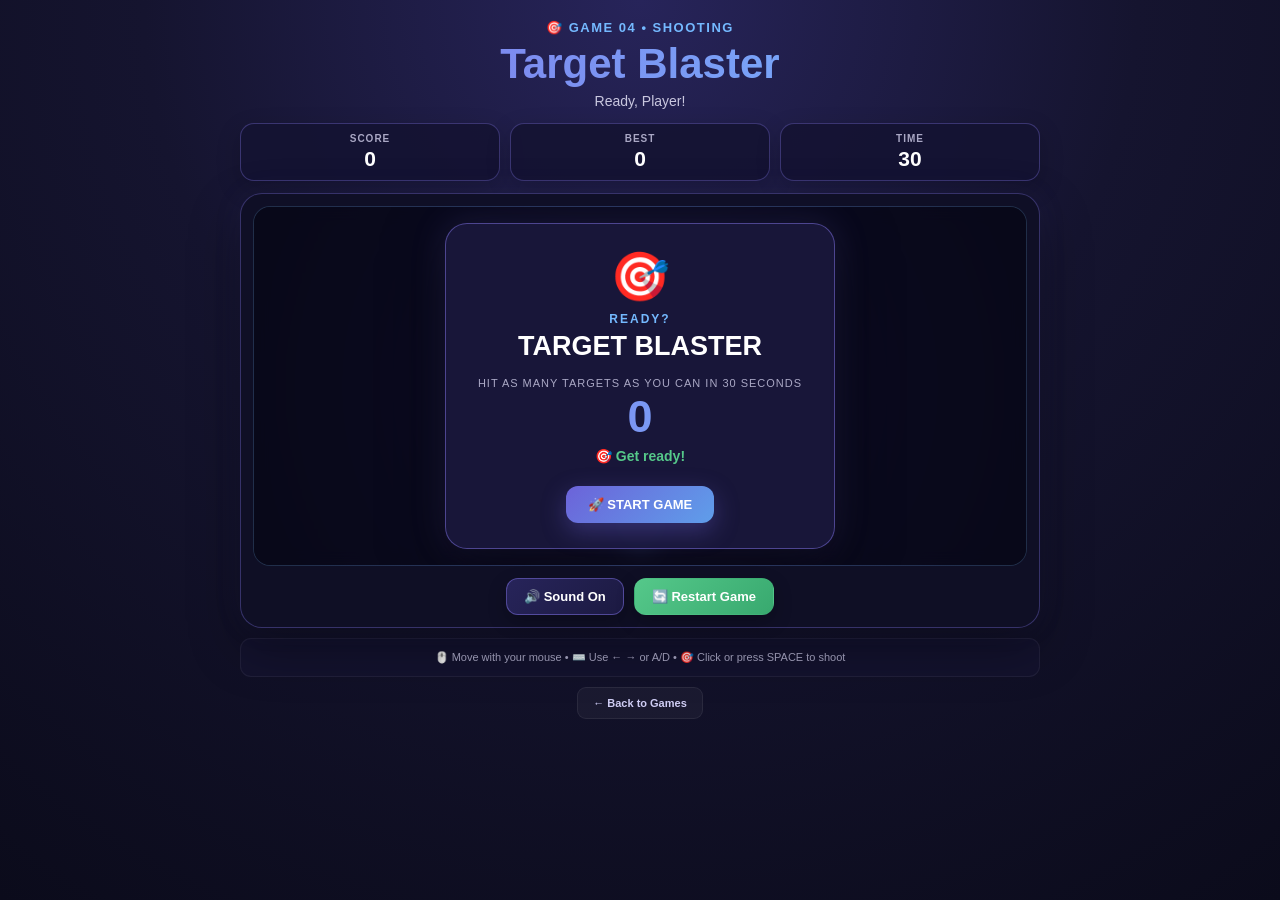
<file: games/shooting.html>
<!doctype html>

<html lang="en">
  <head>
    <meta charset="UTF-8" />
    <meta name="viewport" content="width=device-width, initial-scale=1.0" />

    <title>Target Blaster | Kids Game Hub</title>

    <style>
      * {
        box-sizing: border-box;
        margin: 0;
        padding: 0;
      }

      body {
        min-height: 100vh;
        font-family: Arial, sans-serif;
        color: white;
        background: radial-gradient(
          circle at top,
          #27245a 0%,
          #15142f 45%,
          #0b0b1b 100%
        );
      }

      .page {
        width: min(800px, 92%);
        margin: auto;
        padding: 20px 0 25px;
      }

      .top {
        text-align: center;
        margin-bottom: 14px;
      }

      .game-label {
        font-size: 13px;
        font-weight: bold;
        color: #74b9ff;
        letter-spacing: 1.5px;
        margin-bottom: 5px;
      }

      h1 {
        font-size: clamp(28px, 5vw, 42px);
        font-weight: 900;
        background: linear-gradient(90deg, #8175e8, #74b9ff);
        -webkit-background-clip: text;
        -webkit-text-fill-color: transparent;
      }

      .greeting {
        margin-top: 5px;
        color: #c9c7df;
        font-size: 14px;
      }

      .hud {
        display: grid;
        grid-template-columns: repeat(3, 1fr);
        gap: 10px;
        margin-bottom: 12px;
      }

      .hud-box {
        background: rgba(20, 19, 50, 0.9);
        border: 1px solid rgba(129, 117, 232, 0.35);
        border-radius: 14px;
        padding: 9px 8px;
        text-align: center;
        box-shadow: 0 8px 25px rgba(0, 0, 0, 0.2);
      }

      .hud-label {
        color: #aaa8c5;
        font-size: 10px;
        font-weight: bold;
        letter-spacing: 1px;
      }

      .hud-value {
        margin-top: 3px;
        font-size: 21px;
        font-weight: 900;
        color: white;
      }

      .game-card {
        position: relative;
        background: rgba(15, 15, 38, 0.94);
        border: 1px solid rgba(129, 117, 232, 0.35);
        border-radius: 22px;
        padding: 12px;
        box-shadow:
          0 20px 50px rgba(0, 0, 0, 0.35),
          0 0 30px rgba(108, 99, 217, 0.08);
      }

      #gameArea {
        position: relative;
        height: 360px;
        overflow: hidden;
        border-radius: 17px;
        background: radial-gradient(
          circle at center,
          #222052 0%,
          #12112d 60%,
          #0b0b1b 100%
        );
        border: 1px solid rgba(116, 185, 255, 0.2);
        cursor: crosshair;
        touch-action: none;
      }

      #player {
        position: absolute;
        left: 50%;
        bottom: 18px;
        transform: translateX(-50%);
        width: 48px;
        height: 48px;
        border-radius: 50%;
        background: linear-gradient(135deg, #8175e8, #5f9eea);
        box-shadow:
          0 0 18px rgba(116, 185, 255, 0.7),
          0 0 35px rgba(129, 117, 232, 0.35);
        z-index: 5;
      }

      #player::after {
        content: "";
        position: absolute;
        width: 9px;
        height: 18px;
        left: 50%;
        top: -11px;
        transform: translateX(-50%);
        border-radius: 6px;
        background: #74b9ff;
        box-shadow: 0 0 10px #74b9ff;
      }

      .target {
        position: absolute;
        width: 42px;
        height: 42px;
        border-radius: 50%;
        background: radial-gradient(
          circle,
          #fff 0 12%,
          #ff6b6b 13% 35%,
          #ff3f64 36% 58%,
          #8f1d48 59% 100%
        );
        border: 2px solid rgba(255, 255, 255, 0.8);
        box-shadow:
          0 0 12px rgba(255, 80, 110, 0.8),
          0 0 25px rgba(255, 60, 100, 0.35);
      }

      .bullet {
        position: absolute;
        width: 7px;
        height: 17px;
        border-radius: 5px;
        background: #74b9ff;
        box-shadow:
          0 0 8px #74b9ff,
          0 0 16px rgba(116, 185, 255, 0.8);
        z-index: 4;
      }

      .progress-message {
        position: absolute;
        left: 50%;
        top: 16px;
        z-index: 25;
        transform: translateX(-50%) translateY(-10px);
        opacity: 0;
        pointer-events: none;
        white-space: nowrap;
        padding: 8px 13px;
        border-radius: 999px;
        color: white;
        background: rgba(25, 23, 59, 0.96);
        border: 1px solid rgba(129, 117, 232, 0.45);
        box-shadow: 0 8px 25px rgba(0, 0, 0, 0.3);
        font-size: 12px;
        font-weight: 900;
        transition:
          opacity 0.2s ease,
          transform 0.2s ease;
      }

      .progress-message.show {
        opacity: 1;
        transform: translateX(-50%) translateY(0);
      }

      .controls {
        display: flex;
        justify-content: center;
        align-items: center;
        gap: 10px;
        flex-wrap: wrap;
        margin-top: 12px;
      }

      .control-button {
        border: 1px solid rgba(129, 117, 232, 0.5);
        background: linear-gradient(135deg, #27245a, #1c1a42);
        color: white;
        padding: 10px 17px;
        border-radius: 12px;
        font-size: 13px;
        font-weight: 800;
        cursor: pointer;
        transition: 0.2s ease;
        box-shadow: 0 7px 18px rgba(0, 0, 0, 0.25);
      }

      .control-button:hover {
        transform: translateY(-2px);
        border-color: #8175e8;
        box-shadow: 0 8px 22px rgba(129, 117, 232, 0.25);
      }

      .restart-button {
        background: linear-gradient(135deg, #55c88a, #38a96f);
        border-color: transparent;
      }

      .restart-button:hover {
        background: linear-gradient(135deg, #55c88a, #38a96f);
      }

      .instructions {
        margin-top: 10px;
        padding: 10px 14px;
        text-align: center;
        color: #aaa8c5;
        font-size: 11px;
        line-height: 1.5;
        border-radius: 11px;
        background: rgba(20, 19, 48, 0.75);
        border: 1px solid rgba(255, 255, 255, 0.06);
      }

      .instructions strong {
        color: white;
      }

      .overlay {
        position: absolute;
        inset: 0;
        z-index: 20;
        display: flex;
        justify-content: center;
        align-items: center;
        padding: 20px;
        background: rgba(8, 8, 25, 0.78);
        backdrop-filter: blur(8px);
      }

      .overlay.hidden {
        display: none;
      }

      .overlay-box {
        width: min(390px, 90%);
        padding: 25px 20px;
        text-align: center;
        border-radius: 22px;
        background: rgba(25, 23, 59, 0.97);
        border: 1px solid rgba(129, 117, 232, 0.5);
        box-shadow:
          0 20px 60px rgba(0, 0, 0, 0.5),
          0 0 35px rgba(108, 99, 217, 0.2);
      }

      .trophy {
        font-size: 48px;
        margin-bottom: 7px;
      }

      .overlay-small {
        color: #74b9ff;
        font-size: 12px;
        font-weight: bold;
        letter-spacing: 2px;
      }

      .overlay-box h2 {
        margin-top: 5px;
        font-size: 27px;
      }

      .final-score-label {
        color: #aaa8c5;
        font-size: 11px;
        margin-top: 15px;
        letter-spacing: 1px;
      }

      .final-score {
        font-size: 45px;
        font-weight: 900;
        margin-top: 2px;
        background: linear-gradient(90deg, #8175e8, #74b9ff);
        -webkit-background-clip: text;
        -webkit-text-fill-color: transparent;
      }

      .record-message {
        color: #55c88a;
        font-size: 14px;
        font-weight: bold;
        margin-top: 5px;
        min-height: 20px;
      }

      .overlay-button {
        margin-top: 18px;
        border: none;
        padding: 11px 22px;
        border-radius: 12px;
        color: white;
        font-size: 13px;
        font-weight: 900;
        cursor: pointer;
        background: linear-gradient(135deg, #6c63d9, #5f9eea);
        box-shadow: 0 8px 25px rgba(108, 99, 217, 0.35);
      }

      .back-to-games {
        display: block;
        width: fit-content;
        margin: 10px auto 0;
        padding: 9px 15px;
        border-radius: 9px;
        color: #cfcdf4;
        text-decoration: none;
        font-size: 11px;
        font-weight: 800;
        background: rgba(255, 255, 255, 0.04);
        border: 1px solid rgba(255, 255, 255, 0.07);
        transition: 0.2s ease;
      }

      .back-to-games:hover {
        color: white;
        background: rgba(129, 117, 232, 0.18);
        border-color: rgba(129, 117, 232, 0.4);
        transform: translateY(-2px);
      }

      @media (max-width: 600px) {
        .page {
          padding: 15px 0 20px;
        }

        #gameArea {
          height: 330px;
        }

        .hud {
          gap: 7px;
        }

        .hud-box {
          padding: 8px 5px;
        }

        .hud-value {
          font-size: 19px;
        }

        .controls {
          gap: 7px;
        }

        .control-button {
          padding: 9px 13px;
          font-size: 12px;
        }

        .progress-message {
          max-width: 90%;
          overflow: hidden;
          text-overflow: ellipsis;
        }
      }
    </style>
  </head>

  <body>
    <div class="page">
      <div class="top">
        <div class="game-label">🎯 GAME 04 • SHOOTING</div>
        <h1>Target Blaster</h1>
        <div id="greeting" class="greeting">Ready, Player!</div>
      </div>

      <div class="hud">
        <div class="hud-box">
          <div class="hud-label">SCORE</div>
          <div id="score" class="hud-value">0</div>
        </div>

        <div class="hud-box">
          <div class="hud-label">BEST</div>
          <div id="bestScore" class="hud-value">0</div>
        </div>

        <div class="hud-box">
          <div class="hud-label">TIME</div>
          <div id="timer" class="hud-value">30</div>
        </div>
      </div>

      <div class="game-card">
        <div id="gameArea">
          <div id="player"></div>

          <div
            class="progress-message"
            id="progressMessage"
            aria-live="polite"
          ></div>

          <div id="overlay" class="overlay">
            <div class="overlay-box">
              <div id="overlayTrophy" class="trophy">🎯</div>

              <div id="overlaySmall" class="overlay-small">READY?</div>

              <h2 id="overlayTitle">TARGET BLASTER</h2>

              <div class="final-score-label">
                HIT AS MANY TARGETS AS YOU CAN IN 30 SECONDS
              </div>

              <div id="finalScore" class="final-score">0</div>

              <div id="recordMessage" class="record-message">🎯 Get ready!</div>

              <button id="overlayButton" class="overlay-button">
                🚀 START GAME
              </button>
            </div>
          </div>
        </div>

        <div class="controls">
          <button id="soundBtn" class="control-button">🔊 Sound On</button>

          <button id="restartBtn" class="control-button restart-button">
            🔄 Restart Game
          </button>
        </div>
      </div>

      <div class="instructions">
        🖱️ Move with your mouse • ⌨️ Use ← → or A/D • 🎯 Click or press SPACE to
        shoot
      </div>

      <a href="../index.html#games" class="back-to-games"> ← Back to Games </a>
    </div>

    <script>
      /* =========================
     ELEMENTS
  ========================= */

      const gameArea = document.getElementById("gameArea");

      const player = document.getElementById("player");

      const scoreElement = document.getElementById("score");

      const bestScoreElement = document.getElementById("bestScore");

      const timerElement = document.getElementById("timer");

      const soundBtn = document.getElementById("soundBtn");

      const restartBtn = document.getElementById("restartBtn");

      const overlay = document.getElementById("overlay");

      const overlayTrophy = document.getElementById("overlayTrophy");

      const overlaySmall = document.getElementById("overlaySmall");

      const overlayTitle = document.getElementById("overlayTitle");

      const finalScore = document.getElementById("finalScore");

      const recordMessage = document.getElementById("recordMessage");

      const overlayButton = document.getElementById("overlayButton");

      const greeting = document.getElementById("greeting");

      const progressMessage = document.getElementById("progressMessage");

      /* =========================
     PLAYER NAME
  ========================= */

      const playerName = localStorage.getItem("kidsGamePlayerName");

      if (playerName) {
        greeting.textContent = "👋 Ready, " + playerName + "?";
      }

      /* =========================
     GAME VARIABLES
  ========================= */

      let score = 0;

      let bestScore = Number(localStorage.getItem("shootingBest")) || 0;

      let timeLeft = 30;

      let gameRunning = false;

      let playerX = 50;

      let targets = [];

      let bullets = [];

      let spawnTimer = null;

      let gameTimer = null;

      let animationFrame = null;

      let soundOn = true;

      let audioContext = null;

      bestScoreElement.textContent = bestScore;

      /* =========================
     SHARED PROGRESSION
  ========================= */

      function getPlayerXP() {
        return Number(localStorage.getItem("kidsGameXP")) || 0;
      }

      function addPlayerXP(amount) {
        const currentXP = getPlayerXP();

        const newXP = currentXP + amount;

        localStorage.setItem("kidsGameXP", newXP);

        return newXP;
      }

      function getGamesPlayed() {
        return Number(localStorage.getItem("kidsGamesPlayed")) || 0;
      }

      function incrementGamesPlayed() {
        const gamesPlayed = getGamesPlayed() + 1;

        localStorage.setItem("kidsGamesPlayed", gamesPlayed);

        return gamesPlayed;
      }

      function getAchievements() {
        try {
          return JSON.parse(localStorage.getItem("kidsAchievements")) || [];
        } catch (error) {
          return [];
        }
      }

      function saveAchievements(achievements) {
        localStorage.setItem("kidsAchievements", JSON.stringify(achievements));
      }

      function unlockAchievement(achievementId) {
        const achievements = getAchievements();

        if (achievements.includes(achievementId)) {
          return false;
        }

        achievements.push(achievementId);

        saveAchievements(achievements);

        return true;
      }

      function showProgressMessage(message) {
        progressMessage.textContent = message;

        progressMessage.classList.add("show");

        setTimeout(function () {
          progressMessage.classList.remove("show");
        }, 2400);
      }

      function awardProgression(finalGameScore) {
        /*
      Target Blaster:
      10 base XP + score XP
      Maximum performance XP = 50
    */

        const xpEarned = 10 + Math.min(finalGameScore, 50);

        const newXP = addPlayerXP(xpEarned);

        const gamesPlayed = incrementGamesPlayed();

        let newAchievements = [];

        if (unlockAchievement("first_game")) {
          newAchievements.push("🎮 First Game!");
        }

        if (finalGameScore >= 10 && unlockAchievement("target_blaster_10")) {
          newAchievements.push("🎯 Sharpshooter!");
        }

        if (finalGameScore >= 25 && unlockAchievement("target_blaster_25")) {
          newAchievements.push("🔥 Target Master!");
        }

        if (finalGameScore >= 50 && unlockAchievement("target_blaster_50")) {
          newAchievements.push("🏆 Target Legend!");
        }

        let message = `⭐ +${xpEarned} XP`;

        if (newAchievements.length > 0) {
          message += " • " + newAchievements[0];
        }

        showProgressMessage(message);

        console.log("Target Blaster progression updated:", {
          xp: newXP,
          gamesPlayed: gamesPlayed,
          achievements: getAchievements(),
        });
      }

      /* =========================
     SOUND
  ========================= */

      function playSound(frequency, duration, type = "sine", volume = 0.06) {
        if (!soundOn) {
          return;
        }

        try {
          if (!audioContext) {
            audioContext = new (
              window.AudioContext || window.webkitAudioContext
            )();
          }

          if (audioContext.state === "suspended") {
            audioContext.resume();
          }

          const oscillator = audioContext.createOscillator();

          const gain = audioContext.createGain();

          oscillator.type = type;

          oscillator.frequency.value = frequency;

          gain.gain.setValueAtTime(volume, audioContext.currentTime);

          gain.gain.exponentialRampToValueAtTime(
            0.001,
            audioContext.currentTime + duration,
          );

          oscillator.connect(gain);

          gain.connect(audioContext.destination);

          oscillator.start();

          oscillator.stop(audioContext.currentTime + duration);
        } catch (error) {
          // Audio unavailable
        }
      }

      soundBtn.addEventListener("click", function () {
        soundOn = !soundOn;

        soundBtn.textContent = soundOn ? "🔊 Sound On" : "🔇 Sound Off";

        if (soundOn) {
          playSound(700, 0.1, "sine", 0.06);
        }
      });

      /* =========================
     PLAYER MOVEMENT
  ========================= */

      function movePlayer(percentage) {
        playerX = Math.max(5, Math.min(95, percentage));

        player.style.left = playerX + "%";
      }

      gameArea.addEventListener("mousemove", function (event) {
        if (!gameRunning) {
          return;
        }

        const rect = gameArea.getBoundingClientRect();

        const percentage = ((event.clientX - rect.left) / rect.width) * 100;

        movePlayer(percentage);
      });

      gameArea.addEventListener(
        "touchmove",
        function (event) {
          if (!gameRunning) {
            return;
          }

          event.preventDefault();

          const touch = event.touches[0];

          const rect = gameArea.getBoundingClientRect();

          const percentage = ((touch.clientX - rect.left) / rect.width) * 100;

          movePlayer(percentage);
        },
        {
          passive: false,
        },
      );

      document.addEventListener("keydown", function (event) {
        if (!gameRunning) {
          return;
        }

        if (event.key === "ArrowLeft" || event.key.toLowerCase() === "a") {
          event.preventDefault();

          movePlayer(playerX - 8);
        }

        if (event.key === "ArrowRight" || event.key.toLowerCase() === "d") {
          event.preventDefault();

          movePlayer(playerX + 8);
        }

        if (event.code === "Space") {
          event.preventDefault();

          shoot();
        }
      });

      /* =========================
     SHOOT
  ========================= */

      gameArea.addEventListener("click", function (event) {
        if (!gameRunning) {
          return;
        }

        if (event.target === gameArea || event.target === player) {
          shoot();
        }
      });

      function shoot() {
        if (!gameRunning) {
          return;
        }

        const bullet = document.createElement("div");

        bullet.className = "bullet";

        const playerRect = player.getBoundingClientRect();

        const areaRect = gameArea.getBoundingClientRect();

        const x = playerRect.left - areaRect.left + playerRect.width / 2 - 3.5;

        const y = playerRect.top - areaRect.top - 10;

        bullet.style.left = x + "px";

        bullet.style.top = y + "px";

        gameArea.appendChild(bullet);

        bullets.push({
          element: bullet,
          x: x,
          y: y,
        });

        playSound(620, 0.07, "square", 0.045);
      }

      /* =========================
     CREATE TARGET
  ========================= */

      function createTarget() {
        if (!gameRunning) {
          return;
        }

        const target = document.createElement("div");

        target.className = "target";

        const size = 42;

        const maxX = gameArea.clientWidth - size;

        const x = Math.random() * maxX;

        const y = -50;

        target.style.left = x + "px";

        target.style.top = y + "px";

        gameArea.appendChild(target);

        targets.push({
          element: target,
          x: x,
          y: y,
        });
      }

      /* =========================
     GAME LOOP
  ========================= */

      function gameLoop() {
        if (!gameRunning) {
          return;
        }

        const targetSpeed = 1.8 + score * 0.12;

        for (let i = targets.length - 1; i >= 0; i--) {
          const target = targets[i];

          target.y += targetSpeed;

          target.element.style.top = target.y + "px";

          if (target.y > gameArea.clientHeight - 20) {
            target.element.remove();

            targets.splice(i, 1);

            continue;
          }
        }

        for (let i = bullets.length - 1; i >= 0; i--) {
          const bullet = bullets[i];

          bullet.y -= 8;

          bullet.element.style.top = bullet.y + "px";

          if (bullet.y < -25) {
            bullet.element.remove();

            bullets.splice(i, 1);

            continue;
          }

          for (let j = targets.length - 1; j >= 0; j--) {
            const target = targets[j];

            const dx = bullet.x - (target.x + 21);

            const dy = bullet.y - (target.y + 21);

            const distance = Math.sqrt(dx * dx + dy * dy);

            if (distance < 27) {
              target.element.remove();

              targets.splice(j, 1);

              bullet.element.remove();

              bullets.splice(i, 1);

              score++;

              scoreElement.textContent = score;

              if (score > bestScore) {
                bestScore = score;

                bestScoreElement.textContent = bestScore;
              }

              playSound(850, 0.1, "sine", 0.07);

              break;
            }
          }
        }

        animationFrame = requestAnimationFrame(gameLoop);
      }

      /* =========================
     START GAME
  ========================= */

      function startGame() {
        clearInterval(spawnTimer);

        clearInterval(gameTimer);

        cancelAnimationFrame(animationFrame);

        document
          .querySelectorAll(".target, .bullet")
          .forEach((element) => element.remove());

        targets = [];

        bullets = [];

        score = 0;

        timeLeft = 30;

        playerX = 50;

        gameRunning = true;

        player.style.left = "50%";

        scoreElement.textContent = "0";

        timerElement.textContent = "30";

        bestScoreElement.textContent = bestScore;

        overlay.classList.add("hidden");

        createTarget();

        createTarget();

        createTarget();

        spawnTimer = setInterval(function () {
          if (!gameRunning) {
            return;
          }

          const count = 1 + Math.floor(score / 5);

          for (let i = 0; i < count; i++) {
            createTarget();
          }
        }, 850);

        gameTimer = setInterval(function () {
          timeLeft--;

          timerElement.textContent = timeLeft;

          if (timeLeft <= 5 && timeLeft > 0) {
            playSound(500, 0.08, "square", 0.04);
          }

          if (timeLeft <= 0) {
            endGame();
          }
        }, 1000);

        playSound(500, 0.1, "sine", 0.05);

        gameLoop();
      }

      /* =========================
     END GAME
  ========================= */

      function endGame() {
        if (!gameRunning) {
          return;
        }

        gameRunning = false;

        clearInterval(spawnTimer);

        clearInterval(gameTimer);

        cancelAnimationFrame(animationFrame);

        document
          .querySelectorAll(".target, .bullet")
          .forEach((element) => element.remove());

        const oldBest = Number(localStorage.getItem("shootingBest")) || 0;

        const isNewRecord = score > oldBest;

        if (isNewRecord) {
          bestScore = score;

          localStorage.setItem("shootingBest", score);
        } else {
          bestScore = oldBest;
        }

        bestScoreElement.textContent = bestScore;

        finalScore.textContent = score;

        if (isNewRecord) {
          overlayTrophy.textContent = "🏆";

          overlaySmall.textContent = "NEW RECORD!";

          overlayTitle.textContent = "AMAZING SHOT!";

          recordMessage.textContent = "🎉 You beat your best score!";
        } else {
          overlayTrophy.textContent = "🎯";

          overlaySmall.textContent = "TIME'S UP!";

          overlayTitle.textContent = "GREAT RUN!";

          recordMessage.textContent = "⭐ Best Score: " + bestScore;
        }

        overlayButton.textContent = "🚀 PLAY AGAIN";

        /*
      Award shared player
      progression after the
      completed 30-second game.
    */
        awardProgression(score);

        overlay.classList.remove("hidden");

        playSound(
          isNewRecord ? 950 : 250,
          0.3,
          isNewRecord ? "sine" : "square",
          0.08,
        );
      }

      /* =========================
     BUTTONS
  ========================= */

      overlayButton.addEventListener("click", function () {
        startGame();
      });

      restartBtn.addEventListener("click", function () {
        startGame();
      });

      /* =========================
     INITIAL STATE
  ========================= */

      overlay.classList.remove("hidden");
    </script>
  </body>
</html>
</file>
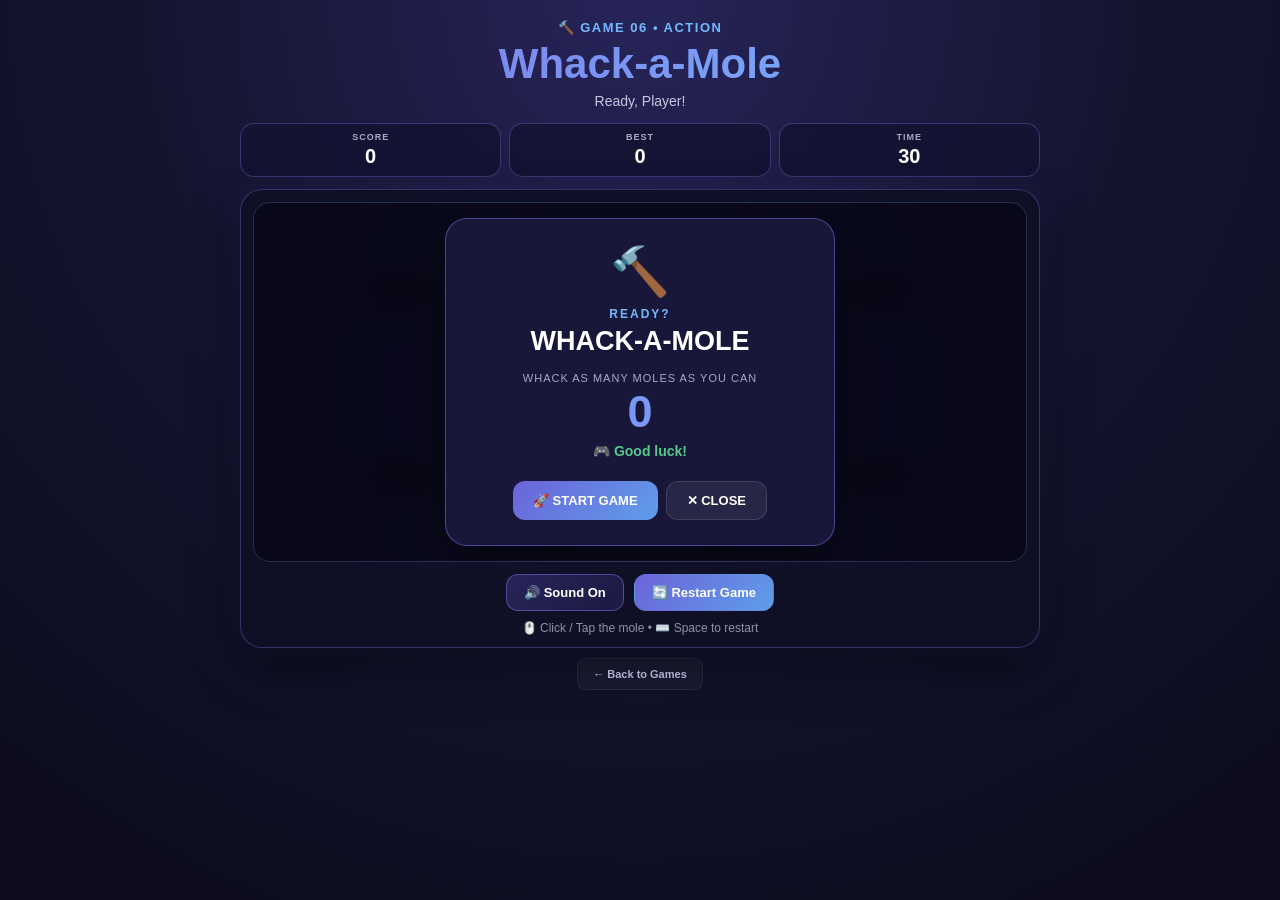
<file: games/whack-a-mole.html>
<!doctype html>
<html lang="en">
  <head>
    <meta charset="UTF-8" />
    <meta name="viewport" content="width=device-width, initial-scale=1.0" />

    <title>Whack-a-Mole | Kids Game Hub</title>

    <style>
      * {
        box-sizing: border-box;
        margin: 0;
        padding: 0;
      }

      body {
        min-height: 100vh;
        font-family: Arial, sans-serif;
        color: white;
        background: radial-gradient(
          circle at top,
          #27245a 0%,
          #15142f 45%,
          #0b0b1b 100%
        );
      }

      .page {
        width: min(800px, 92%);
        margin: auto;
        padding: 20px 0 25px;
      }

      .top {
        text-align: center;
        margin-bottom: 14px;
      }

      .game-label {
        color: #74b9ff;
        font-size: 13px;
        font-weight: bold;
        letter-spacing: 1.5px;
        margin-bottom: 5px;
      }

      h1 {
        font-size: clamp(28px, 5vw, 42px);
        font-weight: 900;
        background: linear-gradient(90deg, #8175e8, #74b9ff);
        -webkit-background-clip: text;
        -webkit-text-fill-color: transparent;
      }

      .greeting {
        margin-top: 5px;
        color: #c9c7df;
        font-size: 14px;
      }

      .hud {
        display: grid;
        grid-template-columns: repeat(3, 1fr);
        gap: 8px;
        margin-bottom: 12px;
      }

      .hud-box {
        background: rgba(20, 19, 50, 0.9);
        border: 1px solid rgba(129, 117, 232, 0.35);
        border-radius: 14px;
        padding: 8px;
        text-align: center;
      }

      .hud-label {
        color: #aaa8c5;
        font-size: 9px;
        font-weight: bold;
        letter-spacing: 1px;
      }

      .hud-value {
        margin-top: 3px;
        font-size: 20px;
        font-weight: 900;
      }

      .game-card {
        position: relative;
        background: rgba(15, 15, 38, 0.94);
        border: 1px solid rgba(129, 117, 232, 0.35);
        border-radius: 22px;
        padding: 12px;
        box-shadow:
          0 20px 50px rgba(0, 0, 0, 0.35),
          0 0 30px rgba(108, 99, 217, 0.08);
      }

      #gameArea {
        position: relative;
        height: 360px;
        overflow: hidden;
        border-radius: 17px;
        background: radial-gradient(
          circle at center,
          #222052 0%,
          #12112d 60%,
          #0b0b1b 100%
        );
        border: 1px solid rgba(116, 185, 255, 0.2);
        touch-action: none;
      }

      /* HOLES */

      .hole {
        position: absolute;
        width: 100px;
        height: 55px;
        transform: translate(-50%, -50%);
        border-radius: 50%;
        background: radial-gradient(
          ellipse at center,
          #05050e 0%,
          #0b0b18 55%,
          #1b1940 100%
        );
        border: 2px solid rgba(129, 117, 232, 0.25);
        box-shadow:
          inset 0 7px 15px rgba(0, 0, 0, 0.8),
          0 5px 15px rgba(0, 0, 0, 0.25);
      }

      /* MOLE */

      .mole {
        position: absolute;
        width: 76px;
        height: 76px;
        transform: translate(-50%, -50%) scale(0);
        border-radius: 50%;
        background: radial-gradient(
          circle at 35% 28%,
          #a87961 0%,
          #805642 45%,
          #55372d 100%
        );
        border: 3px solid rgba(255, 255, 255, 0.18);
        box-shadow:
          0 5px 18px rgba(0, 0, 0, 0.5),
          0 0 20px rgba(129, 117, 232, 0.2);
        cursor: pointer;
        z-index: 5;
        transition: transform 0.13s ease;
        user-select: none;
        -webkit-user-select: none;
      }

      .mole.show {
        transform: translate(-50%, -50%) scale(1);
      }

      .mole.hit {
        transform: translate(-50%, -50%) scale(0.72);
        opacity: 0.7;
      }

      .mole::before,
      .mole::after {
        content: "";
        position: absolute;
        top: 27px;
        width: 9px;
        height: 13px;
        border-radius: 50%;
        background: #171018;
      }

      .mole::before {
        left: 21px;
      }

      .mole::after {
        right: 21px;
      }

      .mole-face {
        position: absolute;
        left: 50%;
        top: 43px;
        transform: translateX(-50%);
        width: 28px;
        height: 14px;
      }

      .mole-face::before {
        content: "";
        position: absolute;
        left: 50%;
        top: 0;
        transform: translateX(-50%);
        width: 10px;
        height: 7px;
        border-radius: 50%;
        background: #e7a4a0;
      }

      .mole-face::after {
        content: "";
        position: absolute;
        left: 50%;
        bottom: 0;
        width: 20px;
        height: 6px;
        transform: translateX(-50%);
        border-bottom: 2px solid #211719;
        border-radius: 50%;
      }

      /* SCORE POP */

      .score-pop {
        position: absolute;
        z-index: 12;
        pointer-events: none;
        color: #55c88a;
        font-size: 22px;
        font-weight: 900;
        text-shadow: 0 3px 10px rgba(0, 0, 0, 0.5);
        animation: scorePop 0.5s ease forwards;
      }

      @keyframes scorePop {
        0% {
          opacity: 1;
          transform: translate(-50%, 0) scale(0.8);
        }

        100% {
          opacity: 0;
          transform: translate(-50%, -35px) scale(1.2);
        }
      }

      /* PARTICLES */

      .particle {
        position: absolute;
        width: 6px;
        height: 6px;
        border-radius: 50%;
        pointer-events: none;
        z-index: 10;
      }

      /* CONTROLS */

      .controls {
        display: flex;
        justify-content: center;
        align-items: center;
        gap: 10px;
        flex-wrap: wrap;
        margin-top: 12px;
      }

      .control-button {
        border: 1px solid rgba(129, 117, 232, 0.5);
        background: linear-gradient(135deg, #27245a, #1c1a42);
        color: white;
        padding: 10px 17px;
        border-radius: 12px;
        font-size: 13px;
        font-weight: 800;
        cursor: pointer;
        transition: 0.2s ease;
      }

      .control-button:hover {
        transform: translateY(-2px);
        border-color: #8175e8;
      }

      .restart-button {
        background: linear-gradient(135deg, #6c63d9, #5f9eea);
        border-color: transparent;
      }

      .instructions {
        text-align: center;
        color: #9290aa;
        font-size: 12px;
        margin-top: 10px;
      }

      /* OVERLAY */

      .overlay {
        position: absolute;
        inset: 0;
        z-index: 20;
        display: flex;
        justify-content: center;
        align-items: center;
        padding: 20px;
        background: rgba(8, 8, 25, 0.78);
        backdrop-filter: blur(8px);
      }

      .overlay.hidden {
        display: none;
      }

      .overlay-box {
        width: min(390px, 90%);
        padding: 25px 20px;
        text-align: center;
        border-radius: 22px;
        background: rgba(25, 23, 59, 0.97);
        border: 1px solid rgba(129, 117, 232, 0.5);
        box-shadow: 0 20px 60px rgba(0, 0, 0, 0.5);
      }

      .trophy {
        font-size: 48px;
        margin-bottom: 7px;
      }

      .overlay-small {
        color: #74b9ff;
        font-size: 12px;
        font-weight: bold;
        letter-spacing: 2px;
      }

      .overlay-box h2 {
        margin-top: 5px;
        font-size: 27px;
      }

      .final-score-label {
        color: #aaa8c5;
        font-size: 11px;
        margin-top: 15px;
        letter-spacing: 1px;
      }

      .final-score {
        font-size: 45px;
        font-weight: 900;
        margin-top: 2px;
        background: linear-gradient(90deg, #8175e8, #74b9ff);
        -webkit-background-clip: text;
        -webkit-text-fill-color: transparent;
      }

      .record-message {
        color: #55c88a;
        font-size: 14px;
        font-weight: bold;
        margin-top: 5px;
        min-height: 20px;
      }

      .overlay-buttons {
        display: flex;
        justify-content: center;
        gap: 8px;
        flex-wrap: wrap;
        margin-top: 18px;
      }

      .overlay-button {
        border: none;
        padding: 11px 20px;
        border-radius: 12px;
        color: white;
        font-size: 13px;
        font-weight: 900;
        cursor: pointer;
        background: linear-gradient(135deg, #6c63d9, #5f9eea);
      }

      .close-button {
        background: rgba(255, 255, 255, 0.07);
        border: 1px solid rgba(255, 255, 255, 0.12);
      }

      .back-to-games {
        display: block;
        width: fit-content;
        margin: 10px auto 0;
        padding: 9px 15px;
        border-radius: 9px;
        color: #cfcdf4;
        text-decoration: none;
        font-size: 11px;
        font-weight: 800;
        background: rgba(255, 255, 255, 0.04);
        border: 1px solid rgba(255, 255, 255, 0.07);
        transition: 0.2s ease;
      }

      .back-to-games:hover {
        color: white;
        background: rgba(129, 117, 232, 0.18);
        border-color: rgba(129, 117, 232, 0.4);
        transform: translateY(-2px);
      }

      @media (max-width: 600px) {
        .page {
          padding: 15px 0 20px;
        }

        #gameArea {
          height: 330px;
        }

        .hud {
          gap: 5px;
        }

        .hud-box {
          padding: 7px 4px;
        }

        .hud-value {
          font-size: 17px;
        }

        .control-button {
          padding: 9px 13px;
          font-size: 12px;
        }

        .hole {
          width: 78px;
          height: 45px;
        }

        .mole {
          width: 62px;
          height: 62px;
        }

        .mole::before,
        .mole::after {
          top: 22px;
          width: 7px;
          height: 11px;
        }

        .mole::before {
          left: 17px;
        }

        .mole::after {
          right: 17px;
        }

        .mole-face {
          top: 35px;
          transform: translateX(-50%) scale(0.8);
        }
      }
    </style>
  </head>

  <body>
    <div class="page">
      <div class="top">
        <div class="game-label">🔨 GAME 06 • ACTION</div>

        <h1>Whack-a-Mole</h1>

        <div id="greeting" class="greeting">Ready, Player!</div>
      </div>

      <div class="hud">
        <div class="hud-box">
          <div class="hud-label">SCORE</div>
          <div id="score" class="hud-value">0</div>
        </div>

        <div class="hud-box">
          <div class="hud-label">BEST</div>
          <div id="bestScore" class="hud-value">0</div>
        </div>

        <div class="hud-box">
          <div class="hud-label">TIME</div>
          <div id="time" class="hud-value">30</div>
        </div>
      </div>

      <div class="game-card">
        <div id="gameArea">
          <div class="hole" style="left: 18%; top: 25%"></div>
          <div class="hole" style="left: 50%; top: 25%"></div>
          <div class="hole" style="left: 82%; top: 25%"></div>

          <div class="hole" style="left: 32%; top: 51%"></div>
          <div class="hole" style="left: 68%; top: 51%"></div>

          <div class="hole" style="left: 18%; top: 77%"></div>
          <div class="hole" style="left: 50%; top: 77%"></div>
          <div class="hole" style="left: 82%; top: 77%"></div>

          <div id="overlay" class="overlay">
            <div class="overlay-box">
              <div id="overlayTrophy" class="trophy">🔨</div>

              <div id="overlaySmall" class="overlay-small">READY?</div>

              <h2 id="overlayTitle">WHACK-A-MOLE</h2>

              <div class="final-score-label">
                WHACK AS MANY MOLES AS YOU CAN
              </div>

              <div id="finalScore" class="final-score">0</div>

              <div id="recordMessage" class="record-message">🎮 Good luck!</div>

              <div class="overlay-buttons">
                <button id="overlayButton" class="overlay-button">
                  🚀 START GAME
                </button>

                <button id="closeButton" class="overlay-button close-button">
                  ✕ CLOSE
                </button>
              </div>
            </div>
          </div>
        </div>

        <div class="controls">
          <button id="soundBtn" class="control-button">🔊 Sound On</button>

          <button id="restartBtn" class="control-button restart-button">
            🔄 Restart Game
          </button>
        </div>

        <div class="instructions">
          🖱️ Click / Tap the mole • ⌨️ Space to restart
        </div>
      </div>

      <a href="../index.html#games" class="back-to-games"> ← Back to Games </a>
    </div>

    <script>
      const gameArea = document.getElementById("gameArea");

      const scoreElement = document.getElementById("score");

      const bestScoreElement = document.getElementById("bestScore");

      const timeElement = document.getElementById("time");

      const overlay = document.getElementById("overlay");

      const overlayTrophy = document.getElementById("overlayTrophy");

      const overlaySmall = document.getElementById("overlaySmall");

      const overlayTitle = document.getElementById("overlayTitle");

      const finalScore = document.getElementById("finalScore");

      const recordMessage = document.getElementById("recordMessage");

      const overlayButton = document.getElementById("overlayButton");

      const closeButton = document.getElementById("closeButton");

      const soundBtn = document.getElementById("soundBtn");

      const restartBtn = document.getElementById("restartBtn");

      const greeting = document.getElementById("greeting");

      /* PLAYER */

      const playerName = localStorage.getItem("kidsGamePlayerName");

      if (playerName) {
        greeting.textContent = "👋 Ready, " + playerName + "?";
      }

      /* VARIABLES */

      let score = 0;

      let bestScore = Number(localStorage.getItem("whackAMoleBest")) || 0;

      let timeLeft = 30;

      let gameRunning = false;

      let soundOn = true;

      let timerInterval = null;

      let moleTimeout = null;

      let activeMole = null;

      let audioContext = null;

      let particles = [];

      let progressionAwarded = false;

      bestScoreElement.textContent = bestScore;

      /* PROGRESSION */

      function getPlayerXP() {
        return Number(localStorage.getItem("kidsGameXP")) || 0;
      }

      function addPlayerXP(amount) {
        const currentXP = getPlayerXP();

        const newXP = currentXP + amount;

        localStorage.setItem("kidsGameXP", newXP);

        return newXP;
      }

      function getGamesPlayed() {
        return Number(localStorage.getItem("kidsGamesPlayed")) || 0;
      }

      function incrementGamesPlayed() {
        const gamesPlayed = getGamesPlayed() + 1;

        localStorage.setItem("kidsGamesPlayed", gamesPlayed);

        return gamesPlayed;
      }

      function getAchievements() {
        try {
          return JSON.parse(localStorage.getItem("kidsAchievements")) || [];
        } catch (error) {
          return [];
        }
      }

      function saveAchievements(achievements) {
        localStorage.setItem("kidsAchievements", JSON.stringify(achievements));
      }

      function unlockAchievement(achievementId) {
        const achievements = getAchievements();

        if (achievements.includes(achievementId)) {
          return false;
        }

        achievements.push(achievementId);

        saveAchievements(achievements);

        return true;
      }

      function awardProgression(finalGameScore) {
        if (progressionAwarded) {
          return;
        }

        progressionAwarded = true;

        const xpEarned = 10 + Math.min(finalGameScore, 50);

        addPlayerXP(xpEarned);

        incrementGamesPlayed();

        const newAchievements = [];

        if (unlockAchievement("whack_mole_first")) {
          newAchievements.push("🔨 First Whack!");
        }

        if (finalGameScore >= 15 && unlockAchievement("whack_mole_15")) {
          newAchievements.push("⭐ Mole Hunter!");
        }

        if (finalGameScore >= 25 && unlockAchievement("whack_mole_25")) {
          newAchievements.push("🔥 Mole Master!");
        }

        if (finalGameScore >= 40 && unlockAchievement("whack_mole_40")) {
          newAchievements.push("🏆 Mole Legend!");
        }

        let message = "⭐ +" + xpEarned + " XP";

        if (newAchievements.length > 0) {
          message += " • " + newAchievements[0];
        }

        recordMessage.textContent = message;
      }

      /* SOUND */

      function playSound(frequency, duration, type = "sine", volume = 0.06) {
        if (!soundOn) return;

        try {
          if (!audioContext) {
            audioContext = new (
              window.AudioContext || window.webkitAudioContext
            )();
          }

          if (audioContext.state === "suspended") {
            audioContext.resume();
          }

          const oscillator = audioContext.createOscillator();

          const gain = audioContext.createGain();

          oscillator.type = type;

          oscillator.frequency.value = frequency;

          gain.gain.setValueAtTime(volume, audioContext.currentTime);

          gain.gain.exponentialRampToValueAtTime(
            0.001,
            audioContext.currentTime + duration,
          );

          oscillator.connect(gain);

          gain.connect(audioContext.destination);

          oscillator.start();

          oscillator.stop(audioContext.currentTime + duration);
        } catch (e) {}
      }

      soundBtn.addEventListener("click", function () {
        soundOn = !soundOn;

        soundBtn.textContent = soundOn ? "🔊 Sound On" : "🔇 Sound Off";

        if (soundOn) {
          playSound(650, 0.1);
        }
      });

      /* MOLE POSITIONS */

      function getPositions() {
        return [
          {
            x: 18,
            y: 25,
          },
          {
            x: 50,
            y: 25,
          },
          {
            x: 82,
            y: 25,
          },
          {
            x: 32,
            y: 51,
          },
          {
            x: 68,
            y: 51,
          },
          {
            x: 18,
            y: 77,
          },
          {
            x: 50,
            y: 77,
          },
          {
            x: 82,
            y: 77,
          },
        ];
      }

      /* REMOVE MOLE */

      function removeMole() {
        clearTimeout(moleTimeout);

        if (activeMole) {
          activeMole.remove();

          activeMole = null;
        }
      }

      /* CREATE MOLE */

      function createMole() {
        if (!gameRunning) return;

        removeMole();

        const positions = getPositions();

        const position =
          positions[Math.floor(Math.random() * positions.length)];

        const mole = document.createElement("div");

        mole.className = "mole";

        mole.style.left = position.x + "%";

        mole.style.top = position.y + "%";

        const face = document.createElement("div");

        face.className = "mole-face";

        mole.appendChild(face);

        mole.addEventListener("pointerdown", function (event) {
          event.preventDefault();

          event.stopPropagation();

          whackMole(mole);
        });

        gameArea.appendChild(mole);

        activeMole = mole;

        requestAnimationFrame(function () {
          mole.classList.add("show");
        });

        const visibleTime = Math.max(430, 1050 - score * 18);

        moleTimeout = setTimeout(function () {
          if (activeMole === mole) {
            mole.remove();

            activeMole = null;
          }

          if (gameRunning) {
            scheduleMole();
          }
        }, visibleTime);
      }

      /* SCHEDULE MOLE */

      function scheduleMole() {
        if (!gameRunning) return;

        clearTimeout(moleTimeout);

        const delay = Math.max(100, 330 - score * 6);

        moleTimeout = setTimeout(createMole, delay);
      }

      /* SCORE POP */

      function showScore(mole) {
        const rect = mole.getBoundingClientRect();

        const areaRect = gameArea.getBoundingClientRect();

        const pop = document.createElement("div");

        pop.className = "score-pop";

        pop.textContent = "+1";

        pop.style.left = rect.left - areaRect.left + rect.width / 2 + "px";

        pop.style.top = rect.top - areaRect.top + "px";

        gameArea.appendChild(pop);

        setTimeout(function () {
          pop.remove();
        }, 500);
      }

      /* PARTICLES */

      function createParticles(x, y) {
        for (let i = 0; i < 8; i++) {
          const particle = document.createElement("div");

          particle.className = "particle";

          particle.style.left = x + "px";

          particle.style.top = y + "px";

          particle.style.background = i % 2 === 0 ? "#74b9ff" : "#8175e8";

          gameArea.appendChild(particle);

          particles.push({
            element: particle,
            x: x,
            y: y,
            dx: (Math.random() - 0.5) * 5,
            dy: (Math.random() - 0.5) * 5,
            life: 25,
          });
        }
      }

      function updateParticles() {
        for (let i = particles.length - 1; i >= 0; i--) {
          const particle = particles[i];

          particle.x += particle.dx;

          particle.y += particle.dy;

          particle.dy += 0.12;

          particle.life--;

          particle.element.style.left = particle.x + "px";

          particle.element.style.top = particle.y + "px";

          particle.element.style.opacity = particle.life / 25;

          if (particle.life <= 0) {
            particle.element.remove();

            particles.splice(i, 1);
          }
        }

        if (gameRunning) {
          window.whackParticleFrame = requestAnimationFrame(updateParticles);
        }
      }

      /* WHACK */

      function whackMole(mole) {
        if (!gameRunning) return;

        if (mole.classList.contains("hit")) {
          return;
        }

        mole.classList.add("hit");

        score++;

        scoreElement.textContent = score;

        if (score > bestScore) {
          bestScore = score;

          bestScoreElement.textContent = bestScore;
        }

        playSound(700 + score * 4, 0.1, "sine", 0.08);

        showScore(mole);

        const rect = mole.getBoundingClientRect();

        const areaRect = gameArea.getBoundingClientRect();

        createParticles(
          rect.left - areaRect.left + rect.width / 2,
          rect.top - areaRect.top + rect.height / 2,
        );

        if (activeMole === mole) {
          activeMole = null;
        }

        clearTimeout(moleTimeout);

        setTimeout(function () {
          mole.remove();
        }, 130);

        scheduleMole();
      }

      /* START */

      function startGame() {
        clearInterval(timerInterval);

        clearTimeout(moleTimeout);

        cancelAnimationFrame(window.whackParticleFrame);

        document
          .querySelectorAll(".mole,.particle,.score-pop")
          .forEach(function (element) {
            element.remove();
          });

        activeMole = null;

        particles = [];

        score = 0;

        timeLeft = 30;

        gameRunning = true;

        progressionAwarded = false;

        scoreElement.textContent = "0";

        timeElement.textContent = "30";

        bestScoreElement.textContent = bestScore;

        overlay.classList.add("hidden");

        playSound(550, 0.1);

        createMole();

        updateParticles();

        timerInterval = setInterval(function () {
          if (!gameRunning) {
            return;
          }

          timeLeft--;

          timeElement.textContent = timeLeft;

          if (timeLeft <= 5 && timeLeft > 0) {
            playSound(450, 0.08, "square");
          }

          if (timeLeft <= 0) {
            endGame();
          }
        }, 1000);
      }

      /* END GAME */

      function endGame() {
        if (!gameRunning) {
          return;
        }

        gameRunning = false;

        clearInterval(timerInterval);

        clearTimeout(moleTimeout);

        cancelAnimationFrame(window.whackParticleFrame);

        removeMole();

        const oldBest = Number(localStorage.getItem("whackAMoleBest")) || 0;

        const isNewRecord = score > oldBest;

        if (isNewRecord) {
          bestScore = score;

          localStorage.setItem("whackAMoleBest", score);
        } else {
          bestScore = oldBest;
        }

        bestScoreElement.textContent = bestScore;

        finalScore.textContent = score;

        /*
          Shared player progression.
          Awarded once per completed run.
        */

        awardProgression(score);

        overlayTrophy.textContent = "🏆";

        overlaySmall.textContent = "TIME'S UP!";

        overlayTitle.textContent = "MOLE MASTER!";

        /*
          Preserve the progression
          message unless a new record
          needs to be shown.
        */

        if (isNewRecord && score > 0) {
          const xpEarned = 10 + Math.min(score, 50);

          recordMessage.textContent =
            "🎉 NEW HIGH SCORE! • ⭐ +" + xpEarned + " XP";
        }

        overlayButton.textContent = "🚀 PLAY AGAIN";

        overlay.classList.remove("hidden");

        playSound(
          isNewRecord ? 950 : 220,
          0.3,
          isNewRecord ? "sine" : "square",
          0.08,
        );
      }

      /* CLOSE POPUP */

      closeButton.addEventListener("click", function () {
        overlay.classList.add("hidden");
      });

      /* BUTTONS */

      overlayButton.addEventListener("click", startGame);

      restartBtn.addEventListener("click", startGame);

      /* SPACE = RESTART */

      document.addEventListener("keydown", function (event) {
        if (event.code === "Space") {
          event.preventDefault();

          if (!gameRunning) {
            startGame();
          }
        }
      });
    </script>
  </body>
</html>
</file>
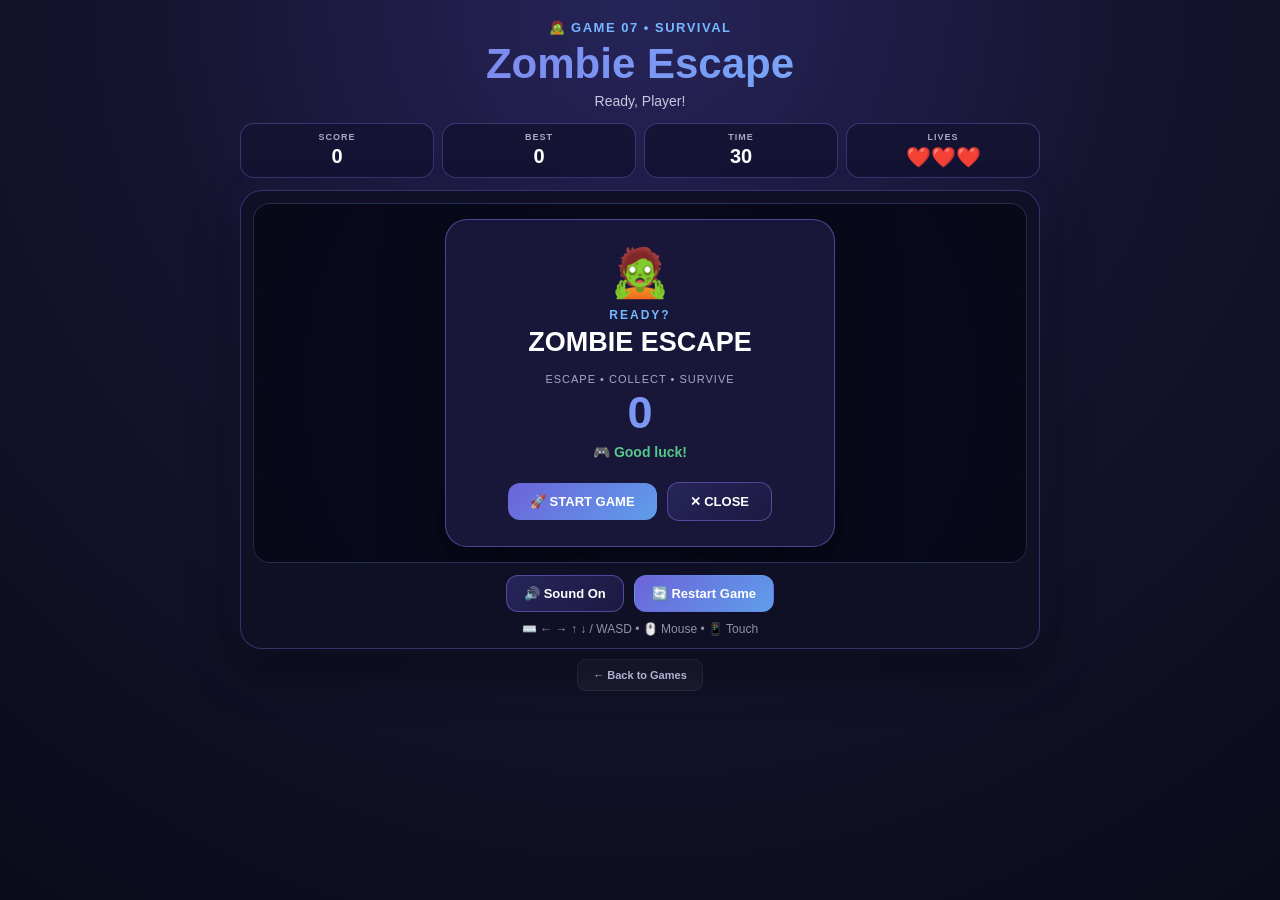
<file: games/zombie-escape.html>
<!doctype html>
<html lang="en">
  <head>
    <meta charset="UTF-8" />
    <meta name="viewport" content="width=device-width, initial-scale=1.0" />

    <title>Zombie Escape | Kids Game Hub</title>

    <style>
      * {
        box-sizing: border-box;
        margin: 0;
        padding: 0;
      }

      body {
        min-height: 100vh;
        font-family: Arial, sans-serif;
        color: white;
        background: radial-gradient(
          circle at top,
          #27245a 0%,
          #15142f 45%,
          #0b0b1b 100%
        );
      }

      .page {
        width: min(800px, 92%);
        margin: auto;
        padding: 20px 0 25px;
      }

      .top {
        text-align: center;
        margin-bottom: 14px;
      }

      .game-label {
        color: #74b9ff;
        font-size: 13px;
        font-weight: bold;
        letter-spacing: 1.5px;
        margin-bottom: 5px;
      }

      h1 {
        font-size: clamp(28px, 5vw, 42px);
        font-weight: 900;
        background: linear-gradient(90deg, #8175e8, #74b9ff);
        -webkit-background-clip: text;
        -webkit-text-fill-color: transparent;
      }

      .greeting {
        margin-top: 5px;
        color: #c9c7df;
        font-size: 14px;
      }

      .hud {
        display: grid;
        grid-template-columns: repeat(4, 1fr);
        gap: 8px;
        margin-bottom: 12px;
      }

      .hud-box {
        background: rgba(20, 19, 50, 0.9);
        border: 1px solid rgba(129, 117, 232, 0.35);
        border-radius: 14px;
        padding: 8px;
        text-align: center;
      }

      .hud-label {
        color: #aaa8c5;
        font-size: 9px;
        font-weight: bold;
        letter-spacing: 1px;
      }

      .hud-value {
        margin-top: 3px;
        font-size: 20px;
        font-weight: 900;
      }

      .game-card {
        position: relative;
        background: rgba(15, 15, 38, 0.94);
        border: 1px solid rgba(129, 117, 232, 0.35);
        border-radius: 22px;
        padding: 12px;
        box-shadow:
          0 20px 50px rgba(0, 0, 0, 0.35),
          0 0 30px rgba(108, 99, 217, 0.08);
      }

      #gameArea {
        position: relative;
        height: 360px;
        overflow: hidden;
        border-radius: 17px;
        background: radial-gradient(
          circle at center,
          rgba(50, 47, 100, 0.7) 0%,
          rgba(18, 17, 45, 0.95) 55%,
          #0b0b1b 100%
        );
        border: 1px solid rgba(116, 185, 255, 0.2);
        touch-action: none;
        cursor: crosshair;
      }

      /* Arena decoration */

      .street-line {
        position: absolute;
        background: rgba(129, 117, 232, 0.08);
        pointer-events: none;
      }

      .street-line.horizontal {
        left: 0;
        right: 0;
        height: 1px;
      }

      .street-line.vertical {
        top: 0;
        bottom: 0;
        width: 1px;
      }

      .line1 {
        top: 25%;
      }

      .line2 {
        top: 50%;
      }

      .line3 {
        top: 75%;
      }

      .line4 {
        left: 25%;
      }

      .line5 {
        left: 50%;
      }

      .line6 {
        left: 75%;
      }

      .player {
        position: absolute;
        width: 42px;
        height: 42px;
        display: flex;
        justify-content: center;
        align-items: center;
        font-size: 31px;
        z-index: 8;
        user-select: none;
        pointer-events: none;
        transform: translate(-50%, -50%);
        filter: drop-shadow(0 4px 7px rgba(0, 0, 0, 0.5));
      }

      .player.invincible {
        animation: blink 0.13s linear infinite alternate;
      }

      @keyframes blink {
        from {
          opacity: 0.35;
        }

        to {
          opacity: 1;
        }
      }

      .zombie {
        position: absolute;
        width: 38px;
        height: 38px;
        display: flex;
        justify-content: center;
        align-items: center;
        font-size: 29px;
        z-index: 6;
        user-select: none;
        pointer-events: none;
        transform: translate(-50%, -50%);
        filter: drop-shadow(0 4px 7px rgba(0, 0, 0, 0.55));
      }

      .coin {
        position: absolute;
        width: 34px;
        height: 34px;
        display: flex;
        justify-content: center;
        align-items: center;
        font-size: 26px;
        z-index: 5;
        user-select: none;
        pointer-events: none;
        transform: translate(-50%, -50%);
        animation: coinPulse 0.8s ease-in-out infinite alternate;
      }

      @keyframes coinPulse {
        from {
          transform: translate(-50%, -50%) scale(0.9);
        }

        to {
          transform: translate(-50%, -50%) scale(1.12);
        }
      }

      .particle {
        position: absolute;
        width: 7px;
        height: 7px;
        border-radius: 50%;
        pointer-events: none;
        z-index: 15;
        animation: particleFly 0.55s ease-out forwards;
      }

      @keyframes particleFly {
        from {
          opacity: 1;
          transform: translate(0, 0) scale(1);
        }

        to {
          opacity: 0;
          transform: translate(var(--dx), var(--dy)) scale(0.2);
        }
      }

      .damage-text {
        position: absolute;
        z-index: 20;
        color: #ff7675;
        font-size: 18px;
        font-weight: 900;
        pointer-events: none;
        transform: translate(-50%, -50%);
        animation: damageFloat 0.7s ease-out forwards;
      }

      @keyframes damageFloat {
        from {
          opacity: 1;
          transform: translate(-50%, -50%) translateY(0) scale(1);
        }

        to {
          opacity: 0;
          transform: translate(-50%, -50%) translateY(-35px) scale(1.15);
        }
      }

      .controls {
        display: flex;
        justify-content: center;
        align-items: center;
        gap: 10px;
        flex-wrap: wrap;
        margin-top: 12px;
      }

      .control-button {
        border: 1px solid rgba(129, 117, 232, 0.5);
        background: linear-gradient(135deg, #27245a, #1c1a42);
        color: white;
        padding: 10px 17px;
        border-radius: 12px;
        font-size: 13px;
        font-weight: 800;
        cursor: pointer;
        transition: 0.2s ease;
      }

      .control-button:hover {
        transform: translateY(-2px);
        border-color: #8175e8;
      }

      .restart-button {
        background: linear-gradient(135deg, #6c63d9, #5f9eea);
        border-color: transparent;
      }

      .instructions {
        text-align: center;
        color: #9290aa;
        font-size: 12px;
        margin-top: 10px;
      }

      .overlay {
        position: absolute;
        inset: 0;
        z-index: 20;
        display: flex;
        justify-content: center;
        align-items: center;
        padding: 20px;
        background: rgba(8, 8, 25, 0.78);
        backdrop-filter: blur(8px);
      }

      .overlay.hidden {
        display: none;
      }

      .overlay-box {
        width: min(390px, 90%);
        padding: 25px 20px;
        text-align: center;
        border-radius: 22px;
        background: rgba(25, 23, 59, 0.97);
        border: 1px solid rgba(129, 117, 232, 0.5);
        box-shadow: 0 20px 60px rgba(0, 0, 0, 0.5);
      }

      .trophy {
        font-size: 48px;
        margin-bottom: 7px;
      }

      .overlay-small {
        color: #74b9ff;
        font-size: 12px;
        font-weight: bold;
        letter-spacing: 2px;
      }

      .overlay-box h2 {
        margin-top: 5px;
        font-size: 27px;
      }

      .final-score-label {
        color: #aaa8c5;
        font-size: 11px;
        margin-top: 15px;
        letter-spacing: 1px;
      }

      .final-score {
        font-size: 45px;
        font-weight: 900;
        margin-top: 2px;
        background: linear-gradient(90deg, #8175e8, #74b9ff);
        -webkit-background-clip: text;
        -webkit-text-fill-color: transparent;
      }

      .record-message {
        color: #55c88a;
        font-size: 14px;
        font-weight: bold;
        margin-top: 5px;
        min-height: 20px;
      }

      .overlay-buttons {
        display: flex;
        justify-content: center;
        align-items: center;
        gap: 10px;
        flex-wrap: wrap;
        margin-top: 18px;
      }

      .overlay-button {
        border: none;
        padding: 11px 22px;
        border-radius: 12px;
        color: white;
        font-size: 13px;
        font-weight: 900;
        cursor: pointer;
        background: linear-gradient(135deg, #6c63d9, #5f9eea);
      }

      .overlay-buttons .overlay-button {
        margin-top: 0;
      }

      .overlay-button.close-button {
        background: linear-gradient(135deg, #27245a, #1c1a42);
        border: 1px solid rgba(129, 117, 232, 0.5);
      }

      .back-to-games {
        display: block;
        width: fit-content;
        margin: 10px auto 0;
        padding: 9px 15px;
        border-radius: 9px;
        color: #cfcdf4;
        text-decoration: none;
        font-size: 11px;
        font-weight: 800;
        background: rgba(255, 255, 255, 0.04);
        border: 1px solid rgba(255, 255, 255, 0.07);
        transition: 0.2s ease;
      }

      .back-to-games:hover {
        color: white;
        background: rgba(129, 117, 232, 0.18);
        border-color: rgba(129, 117, 232, 0.4);
        transform: translateY(-2px);
      }

      @media (max-width: 600px) {
        .page {
          padding: 15px 0 20px;
        }

        #gameArea {
          height: 330px;
        }

        .hud {
          gap: 5px;
        }

        .hud-box {
          padding: 7px 4px;
        }

        .hud-value {
          font-size: 17px;
        }

        .control-button {
          padding: 9px 13px;
          font-size: 12px;
        }
      }
    </style>
  </head>

  <body>
    <div class="page">
      <div class="top">
        <div class="game-label">🧟 GAME 07 • SURVIVAL</div>

        <h1>Zombie Escape</h1>

        <div id="greeting" class="greeting">Ready, Player!</div>
      </div>

      <div class="hud">
        <div class="hud-box">
          <div class="hud-label">SCORE</div>

          <div id="score" class="hud-value">0</div>
        </div>

        <div class="hud-box">
          <div class="hud-label">BEST</div>

          <div id="bestScore" class="hud-value">0</div>
        </div>

        <div class="hud-box">
          <div class="hud-label">TIME</div>

          <div id="time" class="hud-value">30</div>
        </div>

        <div class="hud-box">
          <div class="hud-label">LIVES</div>

          <div id="lives" class="hud-value">❤️❤️❤️</div>
        </div>
      </div>

      <div class="game-card">
        <div id="gameArea">
          <div class="street-line horizontal line1"></div>
          <div class="street-line horizontal line2"></div>
          <div class="street-line horizontal line3"></div>

          <div class="street-line vertical line4"></div>
          <div class="street-line vertical line5"></div>
          <div class="street-line vertical line6"></div>

          <div id="player" class="player">🏃</div>

          <div id="overlay" class="overlay">
            <div class="overlay-box">
              <div id="overlayTrophy" class="trophy">🧟</div>

              <div id="overlaySmall" class="overlay-small">READY?</div>

              <h2 id="overlayTitle">ZOMBIE ESCAPE</h2>

              <div class="final-score-label">ESCAPE • COLLECT • SURVIVE</div>

              <div id="finalScore" class="final-score">0</div>

              <div id="recordMessage" class="record-message">🎮 Good luck!</div>

              <div class="overlay-buttons">
                <button id="overlayButton" class="overlay-button">
                  🚀 START GAME
                </button>

                <button id="closeButton" class="overlay-button close-button">
                  ✕ CLOSE
                </button>
              </div>
            </div>
          </div>
        </div>

        <div class="controls">
          <button id="soundBtn" class="control-button">🔊 Sound On</button>

          <button id="restartBtn" class="control-button restart-button">
            🔄 Restart Game
          </button>
        </div>

        <div class="instructions">⌨️ ← → ↑ ↓ / WASD • 🖱️ Mouse • 📱 Touch</div>
      </div>

      <a href="../index.html#games" class="back-to-games"> ← Back to Games </a>
    </div>

    <script>
      const gameArea = document.getElementById("gameArea");

      const player = document.getElementById("player");

      const scoreElement = document.getElementById("score");

      const bestScoreElement = document.getElementById("bestScore");

      const timeElement = document.getElementById("time");

      const livesElement = document.getElementById("lives");

      const greeting = document.getElementById("greeting");

      const overlay = document.getElementById("overlay");

      const overlayButton = document.getElementById("overlayButton");

      const closeButton = document.getElementById("closeButton");

      const finalScore = document.getElementById("finalScore");

      const recordMessage = document.getElementById("recordMessage");

      const soundBtn = document.getElementById("soundBtn");

      const restartBtn = document.getElementById("restartBtn");

      /* -------------------------
         PLAYER NAME
      ------------------------- */

      const savedPlayer = localStorage.getItem("kidsGamePlayerName");

      if (savedPlayer) {
        greeting.textContent = "Ready, " + savedPlayer + "!";
      }

      /* -------------------------
         SCORE
      ------------------------- */

      let score = 0;

      let bestScore = Number(localStorage.getItem("zombieEscapeBest")) || 0;

      let lives = 3;

      let timeLeft = 30;

      /* -------------------------
         GAME STATE
      ------------------------- */

      let gameRunning = false;

      let timerInterval = null;

      let animationFrame = null;

      let spawnTimer = null;

      let coinTimer = null;

      let soundEnabled = true;

      let invincibleUntil = 0;

      let progressionAwarded = false;

      /* -------------------------
         PLAYER POSITION
      ------------------------- */

      let playerX = 50;

      let playerY = 50;

      const keys = {};

      /* -------------------------
         OBJECTS
      ------------------------- */

      let zombies = [];

      let coins = [];

      bestScoreElement.textContent = bestScore;

      /* -------------------------
         SOUND
      ------------------------- */

      let audioContext = null;

      function initAudio() {
        if (!audioContext) {
          const AudioCtx = window.AudioContext || window.webkitAudioContext;

          if (AudioCtx) {
            audioContext = new AudioCtx();
          }
        }
      }

      function playSound(frequency, duration, type = "sine", volume = 0.06) {
        if (!soundEnabled) {
          return;
        }

        initAudio();

        if (!audioContext) {
          return;
        }

        if (audioContext.state === "suspended") {
          audioContext.resume();
        }

        const oscillator = audioContext.createOscillator();

        const gain = audioContext.createGain();

        oscillator.type = type;

        oscillator.frequency.value = frequency;

        gain.gain.setValueAtTime(volume, audioContext.currentTime);

        gain.gain.exponentialRampToValueAtTime(
          0.001,
          audioContext.currentTime + duration,
        );

        oscillator.connect(gain);

        gain.connect(audioContext.destination);

        oscillator.start();

        oscillator.stop(audioContext.currentTime + duration);
      }

      /* -------------------------
         PROGRESSION
      ------------------------- */

      function getPlayerXP() {
        return Number(localStorage.getItem("kidsGameXP")) || 0;
      }

      function addPlayerXP(amount) {
        const currentXP = getPlayerXP();

        const newXP = currentXP + amount;

        localStorage.setItem("kidsGameXP", newXP);

        return newXP;
      }

      function getGamesPlayed() {
        return Number(localStorage.getItem("kidsGamesPlayed")) || 0;
      }

      function incrementGamesPlayed() {
        const gamesPlayed = getGamesPlayed() + 1;

        localStorage.setItem("kidsGamesPlayed", gamesPlayed);

        return gamesPlayed;
      }

      function getAchievements() {
        try {
          return JSON.parse(localStorage.getItem("kidsAchievements")) || [];
        } catch (error) {
          return [];
        }
      }

      function saveAchievements(achievements) {
        localStorage.setItem("kidsAchievements", JSON.stringify(achievements));
      }

      function unlockAchievement(achievementId) {
        const achievements = getAchievements();

        if (achievements.includes(achievementId)) {
          return false;
        }

        achievements.push(achievementId);

        saveAchievements(achievements);

        return true;
      }

      function awardProgression(finalGameScore) {
        if (progressionAwarded) {
          return;
        }

        progressionAwarded = true;

        const xpEarned = 10 + Math.min(finalGameScore, 50);

        addPlayerXP(xpEarned);

        incrementGamesPlayed();

        const newAchievements = [];

        if (unlockAchievement("zombie_escape_first")) {
          newAchievements.push("🧟 First Escape!");
        }

        if (finalGameScore >= 15 && unlockAchievement("zombie_escape_15")) {
          newAchievements.push("⭐ Survivor!");
        }

        if (finalGameScore >= 30 && unlockAchievement("zombie_escape_30")) {
          newAchievements.push("🔥 Zombie Hunter!");
        }

        if (finalGameScore >= 50 && unlockAchievement("zombie_escape_50")) {
          newAchievements.push("🏆 Apocalypse Legend!");
        }

        let message = "⭐ +" + xpEarned + " XP";

        if (newAchievements.length > 0) {
          message += " • " + newAchievements[0];
        }

        recordMessage.textContent = message;
      }

      /* -------------------------
         UPDATE HUD
      ------------------------- */

      function updateHUD() {
        scoreElement.textContent = score;

        bestScoreElement.textContent = bestScore;

        timeElement.textContent = timeLeft;

        livesElement.textContent =
          "❤️".repeat(lives) + "🖤".repeat(Math.max(0, 3 - lives));
      }

      /* -------------------------
         PLAYER
      ------------------------- */

      function updatePlayer() {
        const speed = 0.65;

        if (keys["ArrowLeft"] || keys["a"] || keys["A"]) {
          playerX -= speed;
        }

        if (keys["ArrowRight"] || keys["d"] || keys["D"]) {
          playerX += speed;
        }

        if (keys["ArrowUp"] || keys["w"] || keys["W"]) {
          playerY -= speed;
        }

        if (keys["ArrowDown"] || keys["s"] || keys["S"]) {
          playerY += speed;
        }

        playerX = Math.max(5, Math.min(95, playerX));

        playerY = Math.max(8, Math.min(92, playerY));

        player.style.left = playerX + "%";

        player.style.top = playerY + "%";
      }

      function movePlayerFromPointer(event) {
        if (!gameRunning) {
          return;
        }

        const rect = gameArea.getBoundingClientRect();

        let x = ((event.clientX - rect.left) / rect.width) * 100;

        let y = ((event.clientY - rect.top) / rect.height) * 100;

        playerX = Math.max(5, Math.min(95, x));

        playerY = Math.max(8, Math.min(92, y));

        updatePlayer();
      }

      gameArea.addEventListener("pointerdown", function (event) {
        if (!gameRunning) {
          return;
        }

        movePlayerFromPointer(event);
      });

      gameArea.addEventListener("pointermove", function (event) {
        if (event.buttons === 0 && event.pointerType !== "touch") {
          return;
        }

        movePlayerFromPointer(event);
      });

      document.addEventListener("keydown", function (event) {
        keys[event.key] = true;

        if (
          ["ArrowUp", "ArrowDown", "ArrowLeft", "ArrowRight", " "].includes(
            event.key,
          )
        ) {
          event.preventDefault();
        }
      });

      document.addEventListener("keyup", function (event) {
        keys[event.key] = false;
      });

      /* -------------------------
         CREATE ZOMBIE
      ------------------------- */

      function createZombie() {
        if (!gameRunning) {
          return;
        }

        const element = document.createElement("div");

        element.className = "zombie";

        element.textContent = "🧟";

        const side = Math.floor(Math.random() * 4);

        let x;
        let y;

        if (side === 0) {
          x = Math.random() * 100;

          y = -5;
        } else if (side === 1) {
          x = 105;

          y = Math.random() * 100;
        } else if (side === 2) {
          x = Math.random() * 100;

          y = 105;
        } else {
          x = -5;

          y = Math.random() * 100;
        }

        element.style.left = x + "%";

        element.style.top = y + "%";

        gameArea.appendChild(element);

        zombies.push({
          element,
          x,
          y,
          speed: 0.16 + Math.min(0.22, score * 0.006),
        });
      }

      /* -------------------------
         CREATE COIN
      ------------------------- */

      function createCoin() {
        if (!gameRunning) {
          return;
        }

        const element = document.createElement("div");

        element.className = "coin";

        element.textContent = "🪙";

        const x = 10 + Math.random() * 80;

        const y = 10 + Math.random() * 80;

        element.style.left = x + "%";

        element.style.top = y + "%";

        gameArea.appendChild(element);

        coins.push({
          element,
          x,
          y,
        });
      }

      /* -------------------------
         REMOVE OBJECTS
      ------------------------- */

      function clearObjects() {
        zombies.forEach((zombie) => zombie.element.remove());

        coins.forEach((coin) => coin.element.remove());

        zombies = [];

        coins = [];
      }

      /* -------------------------
         DISTANCE
      ------------------------- */

      function distance(x1, y1, x2, y2) {
        const dx = x1 - x2;

        const dy = y1 - y2;

        return Math.sqrt(dx * dx + dy * dy);
      }

      /* -------------------------
         PARTICLES
      ------------------------- */

      function createParticles(x, y, amount = 8) {
        for (let i = 0; i < amount; i++) {
          const particle = document.createElement("div");

          particle.className = "particle";

          particle.style.left = x + "%";

          particle.style.top = y + "%";

          particle.style.setProperty("--dx", Math.random() * 70 - 35 + "px");

          particle.style.setProperty("--dy", Math.random() * 70 - 35 + "px");

          gameArea.appendChild(particle);

          setTimeout(() => particle.remove(), 600);
        }
      }

      /* -------------------------
         DAMAGE EFFECT
      ------------------------- */

      function createDamageText() {
        const text = document.createElement("div");

        text.className = "damage-text";

        text.textContent = "-1 ❤️";

        text.style.left = playerX + "%";

        text.style.top = playerY + "%";

        gameArea.appendChild(text);

        setTimeout(() => text.remove(), 750);
      }

      /* -------------------------
         COIN COLLECTION
      ------------------------- */

      function checkCoins() {
        for (let i = coins.length - 1; i >= 0; i--) {
          const coin = coins[i];

          if (distance(playerX, playerY, coin.x, coin.y) < 7) {
            createParticles(coin.x, coin.y, 10);

            playSound(850, 0.12, "sine", 0.07);

            score++;

            coin.element.remove();

            coins.splice(i, 1);

            if (score > bestScore) {
              bestScore = score;

              bestScoreElement.textContent = bestScore;
            }

            updateHUD();
          }
        }
      }

      /* -------------------------
         ZOMBIE COLLISIONS
      ------------------------- */

      function checkZombieCollisions() {
        const now = Date.now();

        if (now < invincibleUntil) {
          return;
        }

        for (let i = zombies.length - 1; i >= 0; i--) {
          const zombie = zombies[i];

          if (distance(playerX, playerY, zombie.x, zombie.y) < 7) {
            lives--;

            invincibleUntil = now + 900;

            player.classList.add("invincible");

            createParticles(playerX, playerY, 14);

            createDamageText();

            playSound(140, 0.2, "sawtooth", 0.09);

            zombie.element.remove();

            zombies.splice(i, 1);

            updateHUD();

            setTimeout(function () {
              player.classList.remove("invincible");
            }, 950);

            if (lives <= 0) {
              endGame();
            }

            return;
          }
        }
      }

      /* -------------------------
         MOVE ZOMBIES
      ------------------------- */

      function updateZombies() {
        for (let i = zombies.length - 1; i >= 0; i--) {
          const zombie = zombies[i];

          const dx = playerX - zombie.x;

          const dy = playerY - zombie.y;

          const length = Math.sqrt(dx * dx + dy * dy);

          if (length > 0) {
            zombie.x += (dx / length) * zombie.speed;

            zombie.y += (dy / length) * zombie.speed;
          }

          zombie.element.style.left = zombie.x + "%";

          zombie.element.style.top = zombie.y + "%";

          if (
            zombie.x < -15 ||
            zombie.x > 115 ||
            zombie.y < -15 ||
            zombie.y > 115
          ) {
            zombie.element.remove();

            zombies.splice(i, 1);
          }
        }
      }

      /* -------------------------
         SPAWN RATE
      ------------------------- */

      function getSpawnRate() {
        return Math.max(380, 950 - score * 28);
      }

      function restartSpawner() {
        clearInterval(spawnTimer);

        spawnTimer = setInterval(function () {
          createZombie();
        }, getSpawnRate());
      }

      /* -------------------------
         COIN SPAWNER
      ------------------------- */

      function restartCoinSpawner() {
        clearInterval(coinTimer);

        coinTimer = setInterval(function () {
          if (coins.length < 3) {
            createCoin();
          }
        }, 1800);
      }

      /* -------------------------
         TIMER
      ------------------------- */

      function startTimer() {
        clearInterval(timerInterval);

        timerInterval = setInterval(function () {
          if (!gameRunning) {
            return;
          }

          timeLeft--;

          updateHUD();

          if (timeLeft <= 5 && timeLeft > 0) {
            playSound(500, 0.08, "square", 0.04);
          }

          if (timeLeft <= 0) {
            endGame();
          }
        }, 1000);
      }

      /* -------------------------
         GAME LOOP
      ------------------------- */

      function gameLoop() {
        if (!gameRunning) {
          return;
        }

        updatePlayer();

        updateZombies();

        checkCoins();

        checkZombieCollisions();

        if (score > 0 && score % 5 === 0) {
          restartSpawner();
        }

        animationFrame = requestAnimationFrame(gameLoop);
      }

      /* -------------------------
         START GAME
      ------------------------- */

      function startGame() {
        cancelAnimationFrame(animationFrame);

        clearInterval(timerInterval);

        clearInterval(spawnTimer);

        clearInterval(coinTimer);

        clearObjects();

        score = 0;

        lives = 3;

        timeLeft = 30;

        playerX = 50;

        playerY = 50;

        invincibleUntil = 0;

        progressionAwarded = false;

        player.classList.remove("invincible");

        updatePlayer();

        updateHUD();

        overlay.classList.add("hidden");

        gameRunning = true;

        createCoin();

        createCoin();

        createZombie();

        createZombie();

        restartSpawner();

        restartCoinSpawner();

        startTimer();

        playSound(650, 0.15, "sine", 0.07);

        gameLoop();
      }

      /* -------------------------
         END GAME
      ------------------------- */

      function endGame() {
        if (!gameRunning) {
          return;
        }

        gameRunning = false;

        cancelAnimationFrame(animationFrame);

        clearInterval(timerInterval);

        clearInterval(spawnTimer);

        clearInterval(coinTimer);

        const oldBest = Number(localStorage.getItem("zombieEscapeBest")) || 0;

        const isNewRecord = score > oldBest;

        if (isNewRecord) {
          bestScore = score;

          localStorage.setItem("zombieEscapeBest", score);

          recordMessage.textContent = "🏆 NEW RECORD!";

          playSound(900, 0.15, "sine", 0.08);

          setTimeout(function () {
            playSound(1200, 0.2, "sine", 0.08);
          }, 120);
        } else {
          bestScore = oldBest;

          recordMessage.textContent = "🧟 Great escape!";

          playSound(180, 0.35, "sawtooth", 0.08);
        }

        bestScoreElement.textContent = bestScore;

        finalScore.textContent = score;

        /*
          SHARED PLAYER PROGRESSION

          Award exactly once for this
          completed run.
        */

        awardProgression(score);

        /*
          If this was a new record,
          show both the record and XP.
        */

        if (isNewRecord) {
          const xpEarned = 10 + Math.min(score, 50);

          recordMessage.textContent =
            "🏆 NEW RECORD! • ⭐ +" + xpEarned + " XP";
        }

        overlayTrophy.textContent = lives <= 0 ? "💀" : "🏆";

        overlaySmall.textContent = lives <= 0 ? "GAME OVER!" : "TIME'S UP!";

        overlayTitle.textContent = "ZOMBIE ESCAPE";

        overlayButton.textContent = "🚀 PLAY AGAIN";

        overlay.classList.remove("hidden");
      }

      /* -------------------------
         BUTTONS
      ------------------------- */

      overlayButton.addEventListener("click", function () {
        initAudio();

        startGame();
      });

      restartBtn.addEventListener("click", function () {
        initAudio();

        startGame();
      });

      soundBtn.addEventListener("click", function () {
        soundEnabled = !soundEnabled;

        soundBtn.textContent = soundEnabled ? "🔊 Sound On" : "🔇 Sound Off";

        if (soundEnabled) {
          initAudio();

          playSound(650, 0.1, "sine", 0.06);
        }
      });

      closeButton.addEventListener("click", function () {
        overlay.classList.add("hidden");
      });

      /* -------------------------
         INITIAL STATE
      ------------------------- */

      updatePlayer();

      updateHUD();
    </script>
  </body>
</html>
</file>
